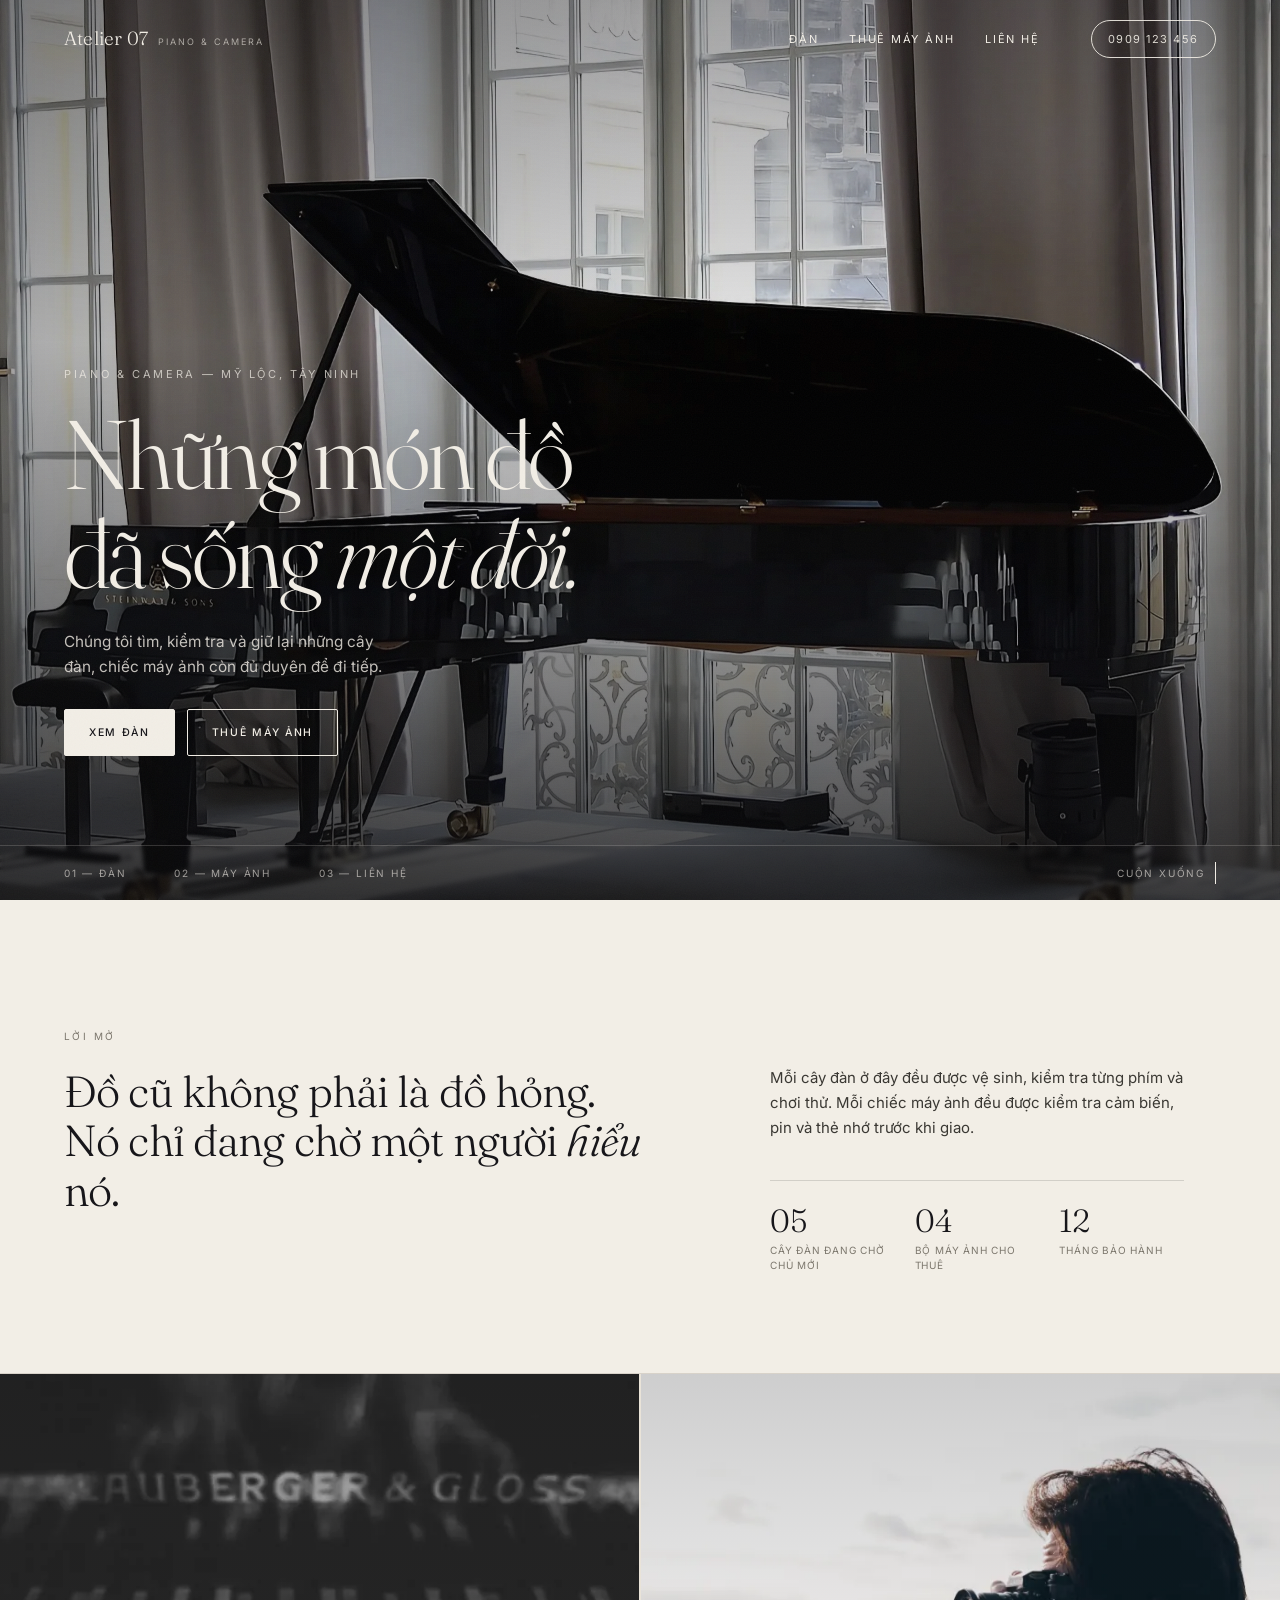
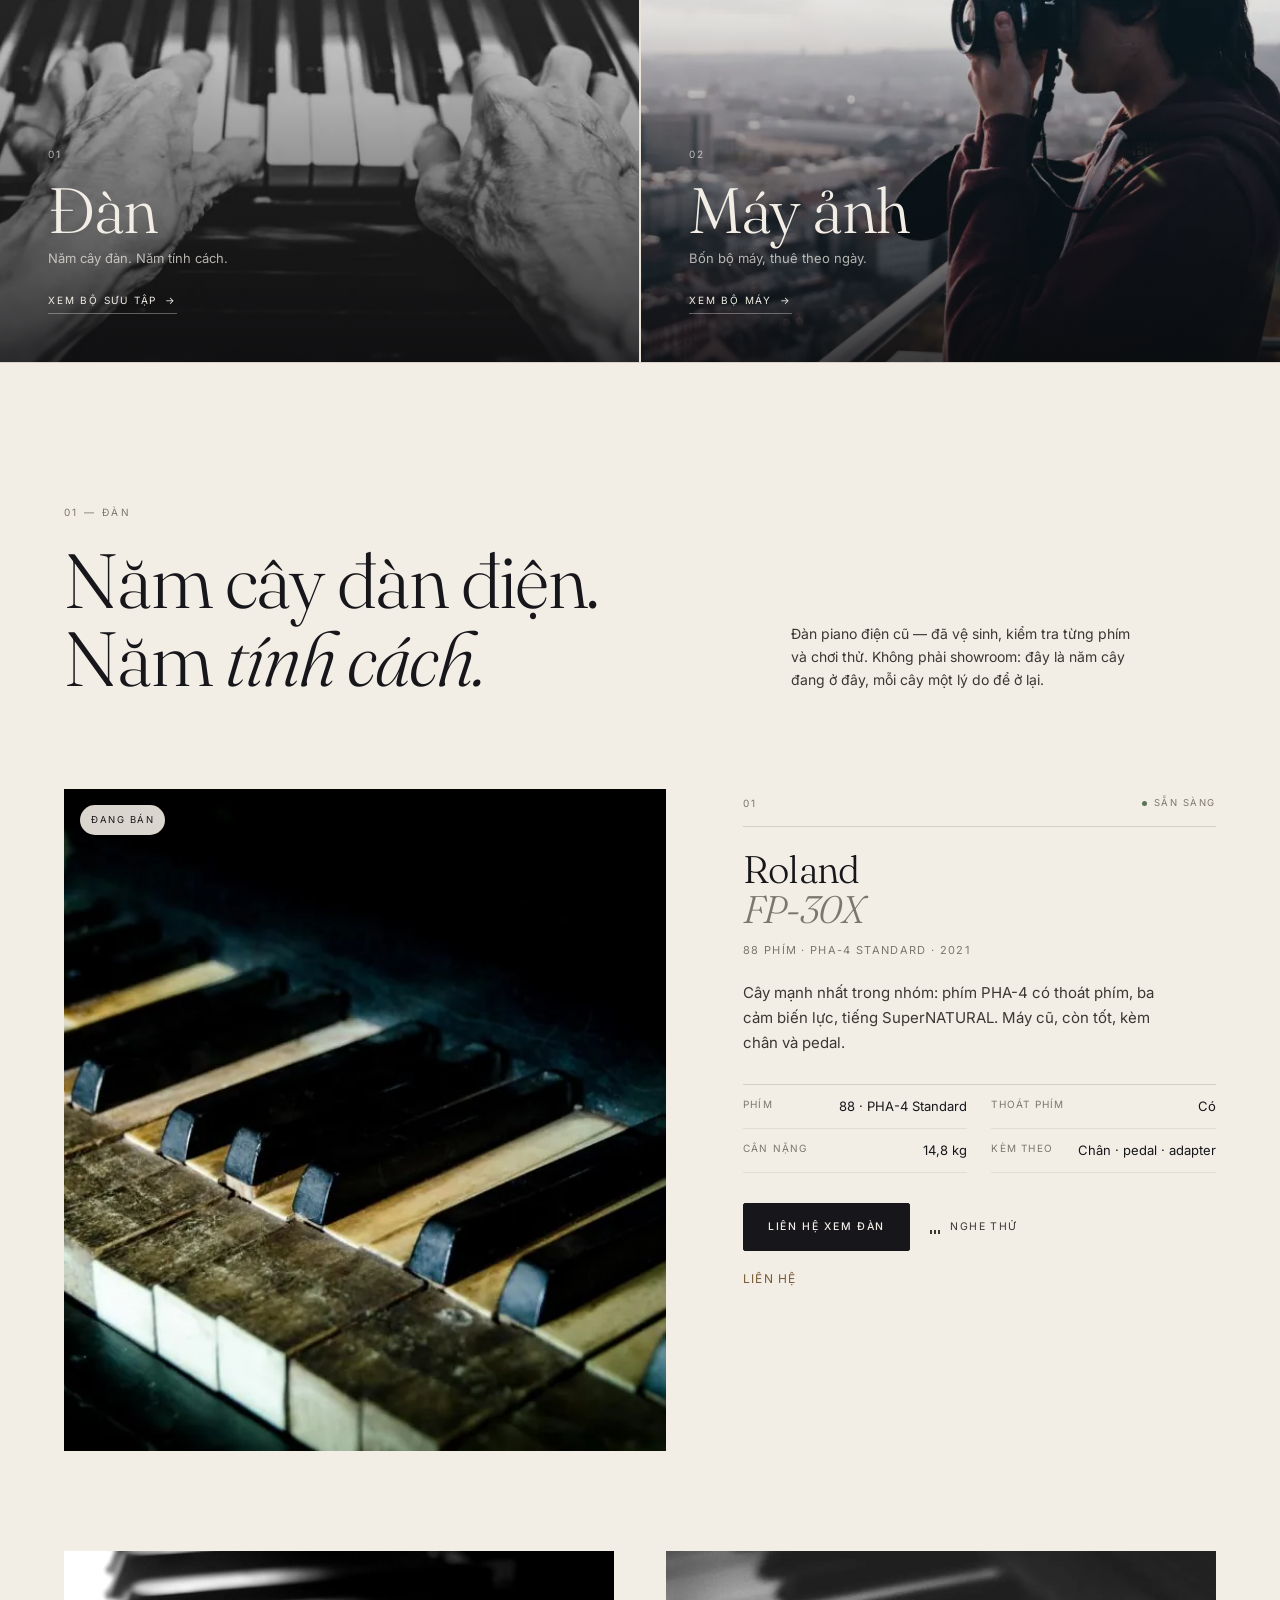
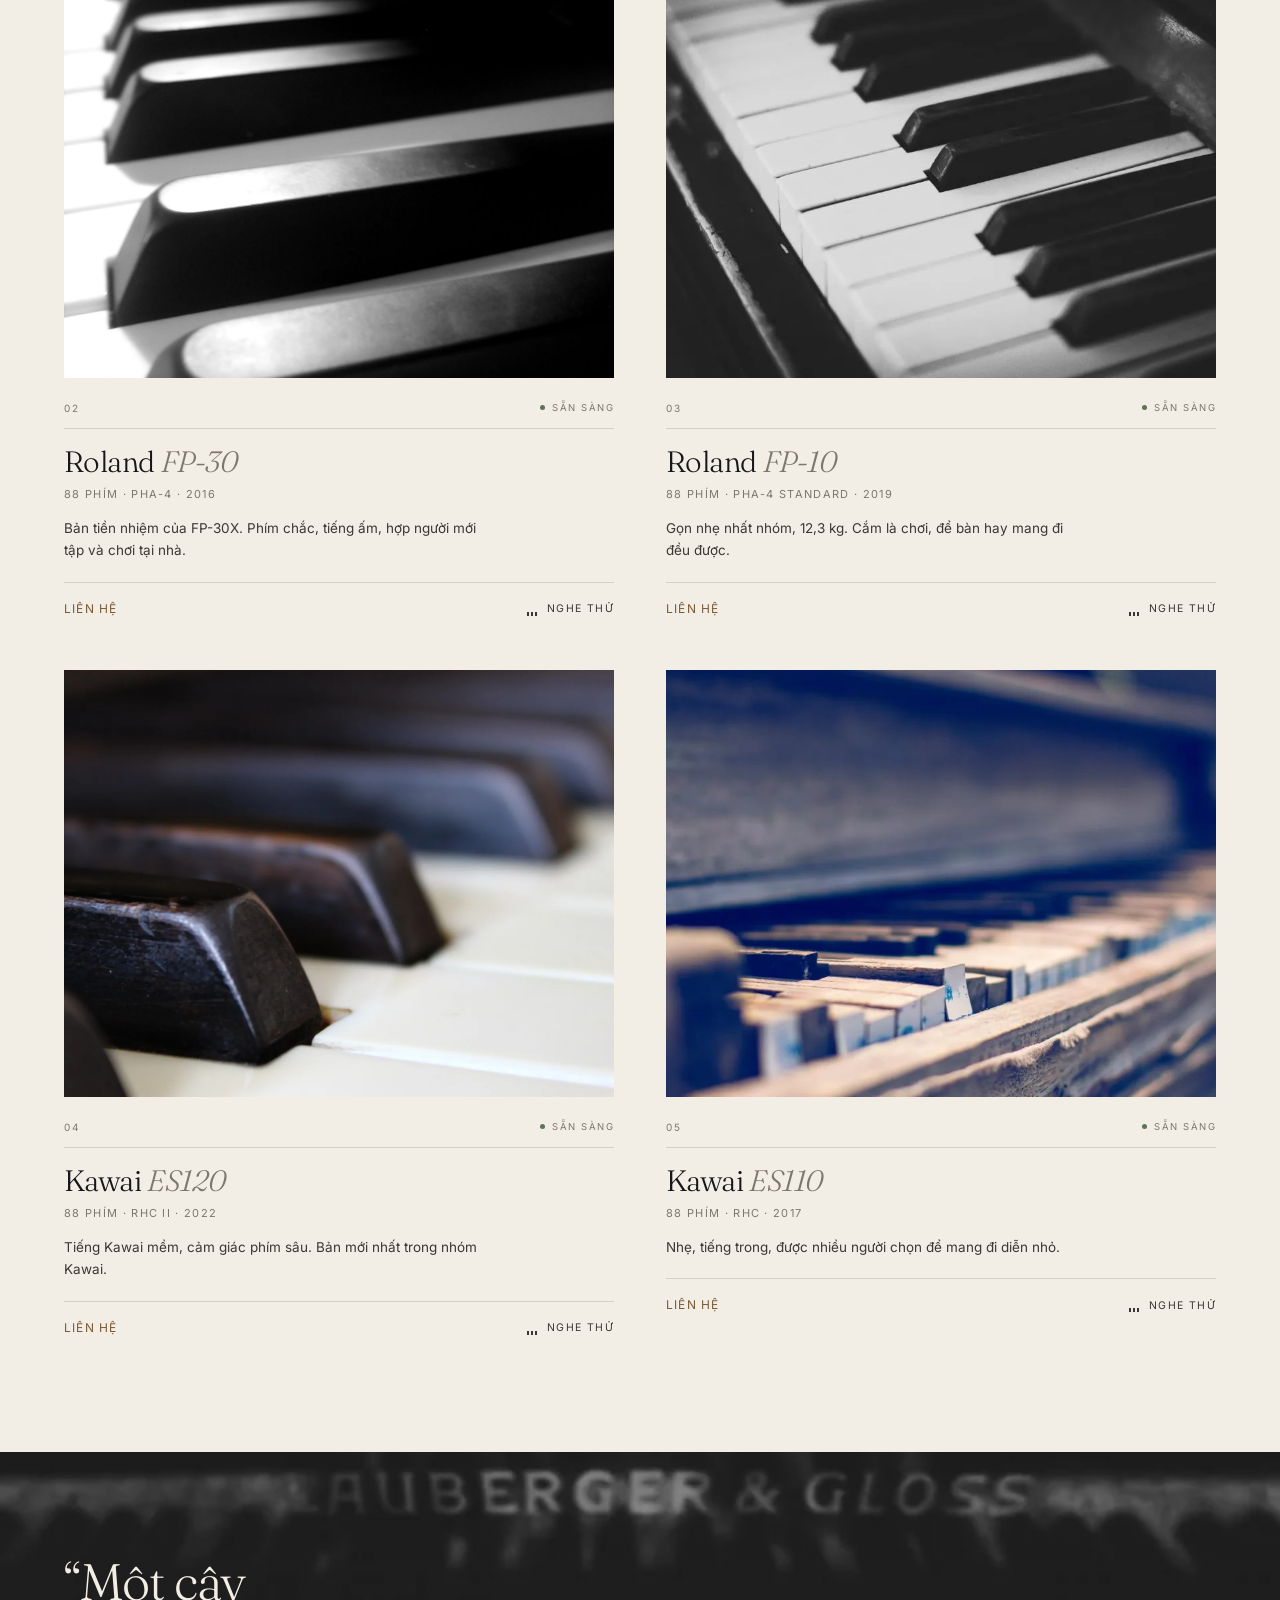
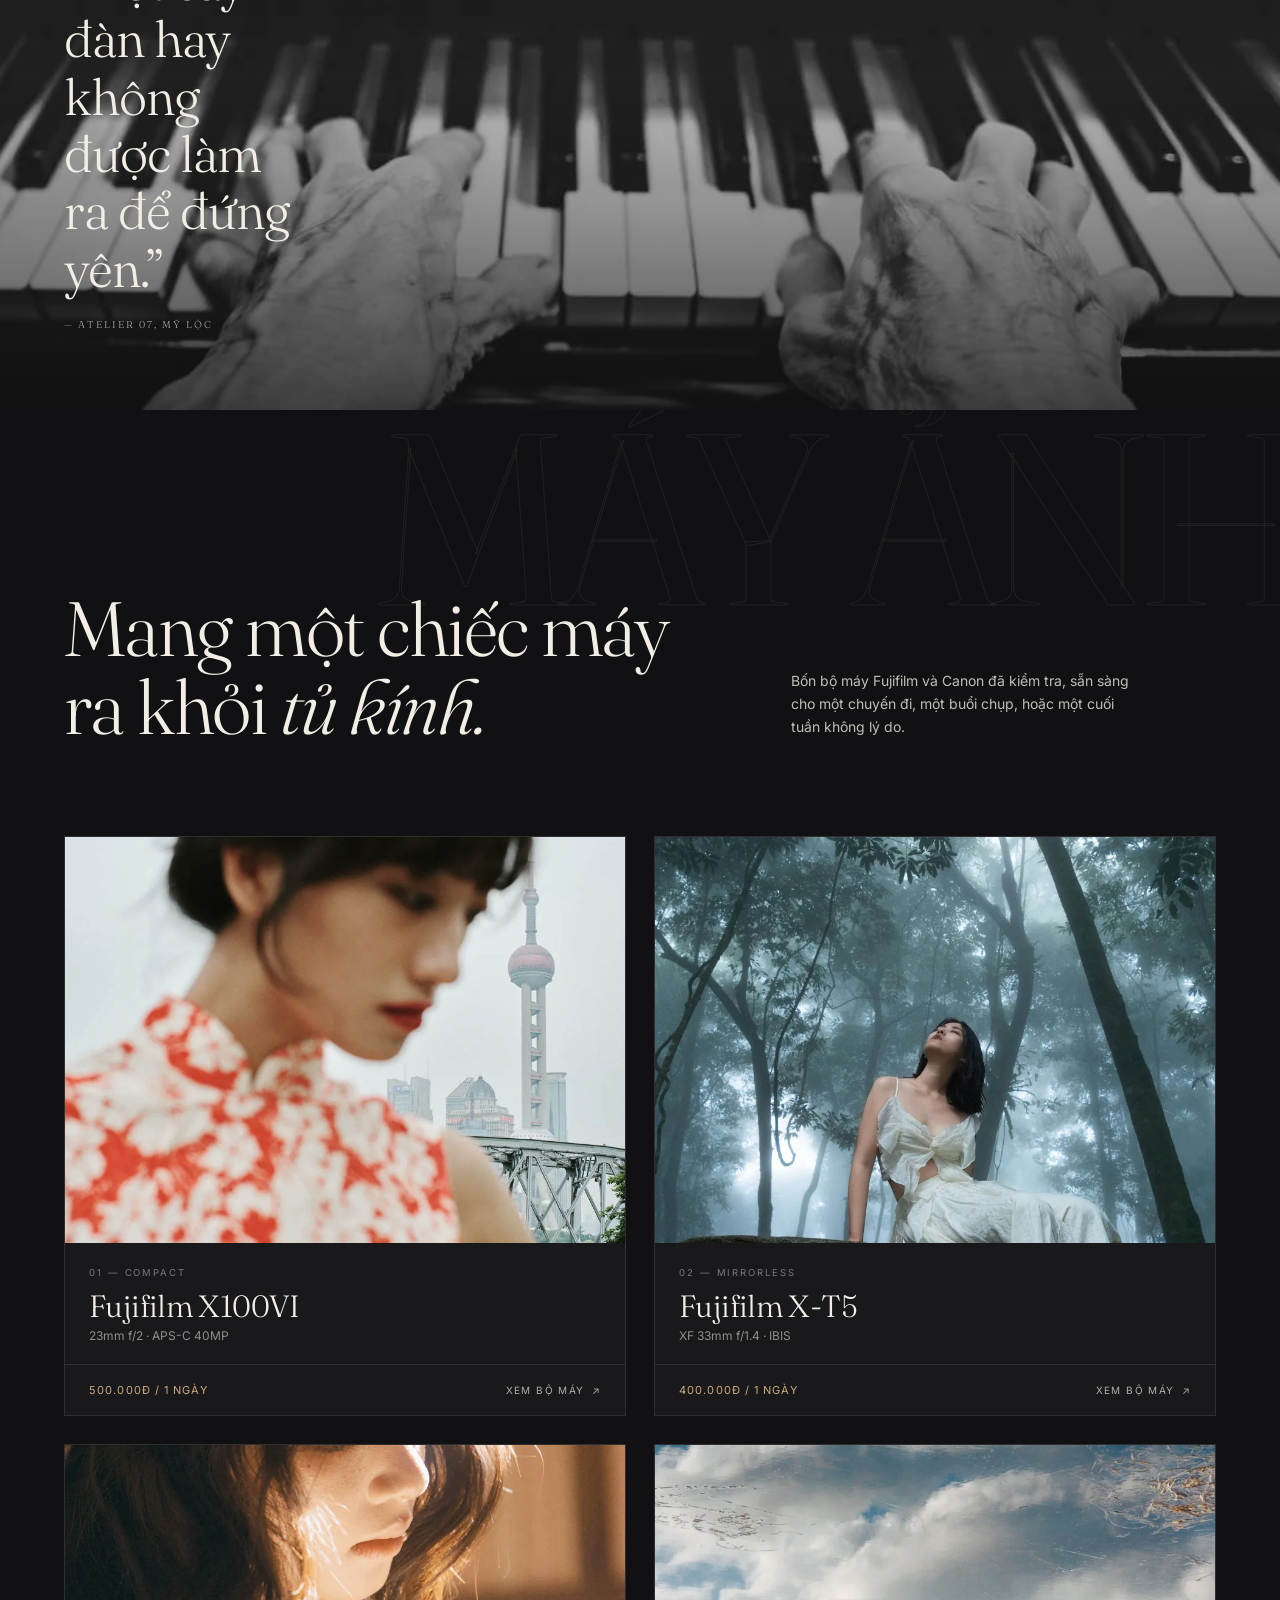
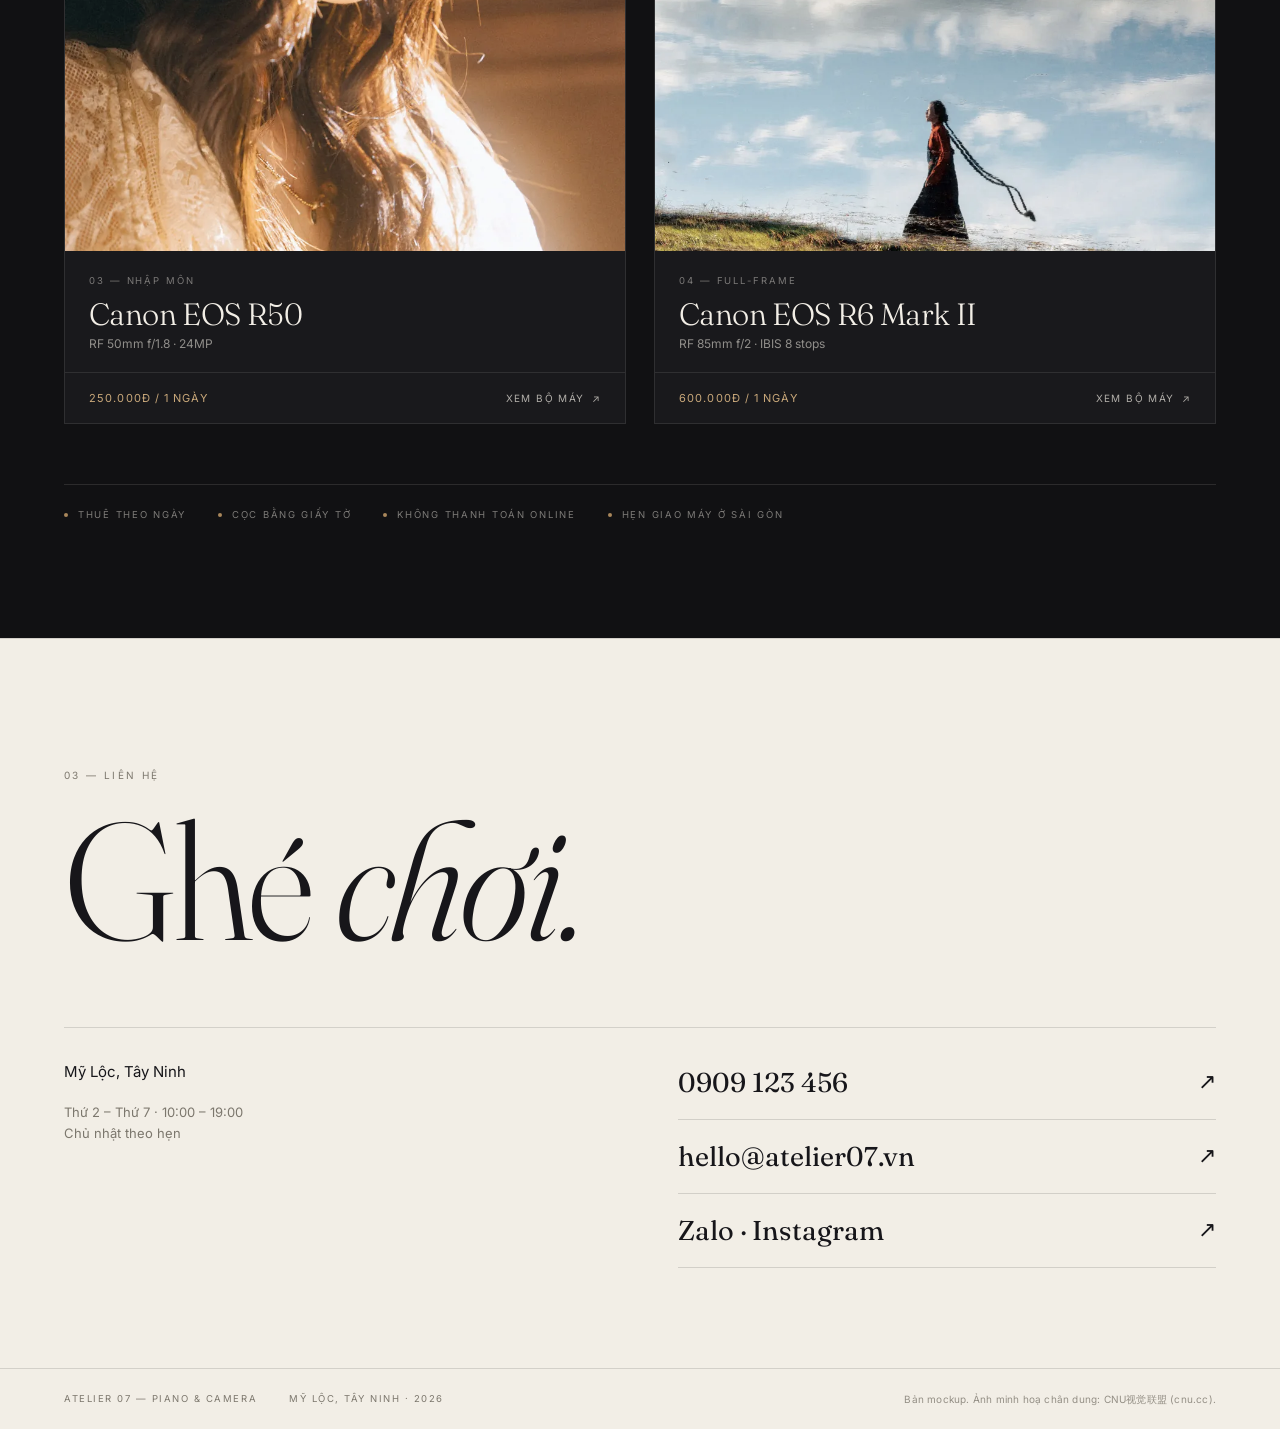
<file: index.html>
<!DOCTYPE html>
<html lang="vi">
<head>
<meta charset="UTF-8">
<meta name="viewport" content="width=device-width, initial-scale=1">
<meta name="description" content="Atelier 07 — đàn piano điện cũ và cho thuê máy ảnh tại Mỹ Lộc, Tây Ninh.">
<meta name="theme-color" content="#F2EEE6">
<title>Atelier 07 — Piano điện cũ & Thuê máy ảnh</title>
<link rel="preconnect" href="https://fonts.googleapis.com">
<link rel="preconnect" href="https://fonts.gstatic.com" crossorigin>
<link href="https://fonts.googleapis.com/css2?family=Fraunces:ital,opsz,wght@0,9..144,300;0,9..144,400;0,9..144,500;1,9..144,300;1,9..144,400&family=Inter:wght@300;400;500&display=swap" rel="stylesheet">
<link rel="stylesheet" href="styles.css">
</head>
<body>

<header class="site-head" id="siteHead">
  <a class="brand" href="#top">
    <span class="brand-name">Atelier 07</span>
    <span class="brand-sub">piano &amp; camera</span>
  </a>
  <nav class="nav" aria-label="Chính">
    <a href="#piano">Đàn</a>
    <a href="thue-may-anh.html">Thuê máy ảnh</a>
    <a href="#lien-he">Liên hệ</a>
  </nav>
  <a class="head-cta" href="tel:0909123456">0909 123 456</a>
  <button class="menu-btn" id="menuBtn" aria-label="Mở menu" aria-expanded="false">
    <span></span><span></span>
  </button>
</header>

<div class="menu" id="menu" aria-hidden="true">
  <nav class="menu-links" aria-label="Menu di động">
    <a href="#piano">Đàn</a>
    <a href="thue-may-anh.html">Thuê máy ảnh</a>
    <a href="#lien-he">Liên hệ</a>
  </nav>
  <div class="menu-foot">
    <a href="tel:0909123456">0909 123 456</a>
    <p>Mỹ Lộc, Tây Ninh</p>
  </div>
</div>

<main id="top">

  <section class="hero">
    <div class="hero-media">
      <img src="assets/hero-steinway.webp" alt="Đàn grand piano trong ánh sáng cửa sổ" fetchpriority="high">
    </div>
    <div class="hero-shade"></div>
    <div class="hero-inner">
      <p class="eyebrow reveal">Piano &amp; Camera — Mỹ Lộc, Tây Ninh</p>
      <h1 class="reveal">Những món đồ<br>đã sống <em>một đời.</em></h1>
      <p class="hero-lede reveal">Chúng tôi tìm, kiểm tra và giữ lại những cây đàn, chiếc máy ảnh còn đủ duyên để đi tiếp.</p>
      <div class="hero-actions reveal">
        <a class="btn btn-solid" href="#piano">Xem đàn</a>
        <a class="btn btn-line" href="thue-may-anh.html">Thuê máy ảnh</a>
      </div>
    </div>
    <div class="hero-foot">
      <span>01 — Đàn</span>
      <span>02 — Máy ảnh</span>
      <span>03 — Liên hệ</span>
      <span class="scroll-cue">Cuộn xuống <i></i></span>
    </div>
  </section>

  <section class="intro">
    <div class="wrap intro-grid">
      <div class="reveal">
        <p class="label">Lời mở</p>
        <p class="intro-big">Đồ cũ không phải là đồ hỏng. <br>Nó chỉ đang chờ một người <em>hiểu</em> nó.</p>
      </div>
      <div class="intro-side reveal">
        <p>Mỗi cây đàn ở đây đều được vệ sinh, kiểm tra từng phím và chơi thử. Mỗi chiếc máy ảnh đều được kiểm tra cảm biến, pin và thẻ nhớ trước khi giao.</p>
        <div class="stats">
          <div><strong>05</strong><span>cây đàn đang chờ chủ mới</span></div>
          <div><strong>04</strong><span>bộ máy ảnh cho thuê</span></div>
          <div><strong>12</strong><span>tháng bảo hành</span></div>
        </div>
      </div>
    </div>
  </section>

  <section class="doors">
    <a class="door reveal" href="#piano">
      <div class="media">
        <img src="assets/piano-hands.webp" alt="Đôi tay chơi đàn trên phím đàn đen trắng" loading="lazy">
      </div>
      <div class="door-shade"></div>
      <div class="door-text">
        <span class="door-index">01</span>
        <h2>Đàn</h2>
        <p>Năm cây đàn. Năm tính cách.</p>
        <span class="door-link">Xem bộ sưu tập <i>→</i></span>
      </div>
    </a>
    <a class="door reveal" href="thue-may-anh.html">
      <div class="media">
        <img src="assets/cam-street.webp" alt="Người chụp ảnh thành phố bằng máy ảnh" loading="lazy">
      </div>
      <div class="door-shade"></div>
      <div class="door-text">
        <span class="door-index">02</span>
        <h2>Máy ảnh</h2>
        <p>Bốn bộ máy, thuê theo ngày.</p>
        <span class="door-link">Xem bộ máy <i>→</i></span>
      </div>
    </a>
  </section>

  <section class="piano" id="piano">
    <div class="wrap">
      <div class="section-head">
        <p class="label reveal">01 — Đàn</p>
        <h2 class="reveal">Năm cây đàn điện.<br>Năm <em>tính cách.</em></h2>
        <p class="section-lede reveal">Đàn piano điện cũ — đã vệ sinh, kiểm tra từng phím và chơi thử. Không phải showroom: đây là năm cây đang ở đây, mỗi cây một lý do để ở lại.</p>
      </div>

      <article class="feature reveal">
        <div class="feature-media media">
          <img src="assets/piano-keys-1.webp" alt="Phím đàn piano dưới ánh sáng tối" loading="lazy">
          <span class="media-tag">Đang bán</span>
        </div>
        <div class="feature-info">
          <div class="feature-top">
            <span class="index">01</span>
            <span class="status">Sẵn sàng</span>
          </div>
          <h3>Roland<br><span>FP-30X</span></h3>
          <p class="meta-line">88 phím · PHA-4 Standard · 2021</p>
          <p class="desc">Cây mạnh nhất trong nhóm: phím PHA-4 có thoát phím, ba cảm biến lực, tiếng SuperNATURAL. Máy cũ, còn tốt, kèm chân và pedal.</p>
          <dl class="specs">
            <div><dt>Phím</dt><dd>88 · PHA-4 Standard</dd></div>
            <div><dt>Thoát phím</dt><dd>Có</dd></div>
            <div><dt>Cân nặng</dt><dd>14,8 kg</dd></div>
            <div><dt>Kèm theo</dt><dd>Chân · pedal · adapter</dd></div>
          </dl>
          <div class="feature-actions">
            <a class="btn btn-solid" href="#lien-he">Liên hệ xem đàn</a>
            <button class="sound-btn" data-chord="261.63,329.63,392.00,523.25,659.25" aria-label="Nghe thử âm thanh mô phỏng">
              <span class="bars" aria-hidden="true"><i></i><i></i><i></i></span>
              <span class="sound-label">Nghe thử</span>
            </button>
          </div>
          <p class="price">Liên hệ</p>
        </div>
      </article>

      <div class="piano-grid">
        <article class="p-card reveal">
          <div class="media p-card-media">
            <img src="assets/piano-keys-4.webp" alt="Phím đàn piano đen trắng cận cảnh" loading="lazy">
          </div>
          <div class="p-card-info">
            <div class="feature-top">
              <span class="index">02</span>
              <span class="status">Sẵn sàng</span>
            </div>
            <h3>Roland <span>FP-30</span></h3>
            <p class="meta-line">88 phím · PHA-4 · 2016</p>
            <p class="desc">Bản tiền nhiệm của FP-30X. Phím chắc, tiếng ấm, hợp người mới tập và chơi tại nhà.</p>
            <div class="p-card-foot">
              <span class="price">Liên hệ</span>
              <button class="sound-btn sound-btn-sm" data-chord="220.00,261.63,329.63,440.00" aria-label="Nghe thử âm thanh mô phỏng">
                <span class="bars" aria-hidden="true"><i></i><i></i><i></i></span>
                <span class="sound-label">Nghe thử</span>
              </button>
            </div>
          </div>
        </article>

        <article class="p-card reveal">
          <div class="media p-card-media">
            <img src="assets/piano-keys-2.webp" alt="Phím đàn piano đen trắng" loading="lazy">
          </div>
          <div class="p-card-info">
            <div class="feature-top">
              <span class="index">03</span>
              <span class="status">Sẵn sàng</span>
            </div>
            <h3>Roland <span>FP-10</span></h3>
            <p class="meta-line">88 phím · PHA-4 Standard · 2019</p>
            <p class="desc">Gọn nhẹ nhất nhóm, 12,3 kg. Cắm là chơi, để bàn hay mang đi đều được.</p>
            <div class="p-card-foot">
              <span class="price">Liên hệ</span>
              <button class="sound-btn sound-btn-sm" data-chord="174.61,220.00,261.63,349.23" aria-label="Nghe thử âm thanh mô phỏng">
                <span class="bars" aria-hidden="true"><i></i><i></i><i></i></span>
                <span class="sound-label">Nghe thử</span>
              </button>
            </div>
          </div>
        </article>

        <article class="p-card reveal">
          <div class="media p-card-media">
            <img src="assets/piano-keys-5.webp" alt="Phím đàn piano cận cảnh" loading="lazy">
          </div>
          <div class="p-card-info">
            <div class="feature-top">
              <span class="index">04</span>
              <span class="status">Sẵn sàng</span>
            </div>
            <h3>Kawai <span>ES120</span></h3>
            <p class="meta-line">88 phím · RHC II · 2022</p>
            <p class="desc">Tiếng Kawai mềm, cảm giác phím sâu. Bản mới nhất trong nhóm Kawai.</p>
            <div class="p-card-foot">
              <span class="price">Liên hệ</span>
              <button class="sound-btn sound-btn-sm" data-chord="196.00,246.94,293.66,392.00" aria-label="Nghe thử âm thanh mô phỏng">
                <span class="bars" aria-hidden="true"><i></i><i></i><i></i></span>
                <span class="sound-label">Nghe thử</span>
              </button>
            </div>
          </div>
        </article>

        <article class="p-card reveal">
          <div class="media p-card-media">
            <img src="assets/piano-keys-3.webp" alt="Phím đàn piano mờ ảo" loading="lazy">
          </div>
          <div class="p-card-info">
            <div class="feature-top">
              <span class="index">05</span>
              <span class="status">Sẵn sàng</span>
            </div>
            <h3>Kawai <span>ES110</span></h3>
            <p class="meta-line">88 phím · RHC · 2017</p>
            <p class="desc">Nhẹ, tiếng trong, được nhiều người chọn để mang đi diễn nhỏ.</p>
            <div class="p-card-foot">
              <span class="price">Liên hệ</span>
              <button class="sound-btn sound-btn-sm" data-chord="146.83,174.61,220.00,293.66" aria-label="Nghe thử âm thanh mô phỏng">
                <span class="bars" aria-hidden="true"><i></i><i></i><i></i></span>
                <span class="sound-label">Nghe thử</span>
              </button>
            </div>
          </div>
        </article>
      </div>
    </div>
  </section>

  <section class="quote-band">
    <div class="quote-media">
      <img src="assets/piano-hands.webp" alt="Đôi tay trên phím đàn" loading="lazy">
    </div>
    <div class="quote-shade"></div>
    <blockquote class="reveal">
      <p>“Một cây đàn hay không được làm ra để đứng yên.”</p>
      <cite>— Atelier 07, Mỹ Lộc</cite>
    </blockquote>
  </section>

  <section class="camera" id="camera">
    <div class="camera-bg" aria-hidden="true">MÁY ẢNH</div>
    <div class="wrap">
      <div class="section-head section-head-dark">
        <p class="label reveal">02 — Thuê máy ảnh</p>
        <h2 class="reveal">Mang một chiếc máy<br>ra khỏi <em>tủ kính.</em></h2>
        <p class="section-lede reveal">Bốn bộ máy Fujifilm và Canon đã kiểm tra, sẵn sàng cho một chuyến đi, một buổi chụp, hoặc một cuối tuần không lý do.</p>
      </div>

      <div class="kit-grid">
        <a class="kit-card reveal" href="thue-may-anh.html?kit=x100vi">
          <div class="media"><img src="assets/cam/x100vi-1.webp" alt="Fujifilm X100VI" loading="lazy"></div>
          <div class="kit-shade"></div>
          <div class="kit-text">
            <span class="kit-index">01 — Compact</span>
            <h3>Fujifilm X100VI</h3>
            <p>23mm f/2 · APS-C 40MP</p>
          </div>
          <div class="kit-foot">
            <span class="kit-price">500.000đ / 1 ngày</span>
            <span class="kit-open">Xem bộ máy <i>↗</i></span>
          </div>
        </a>

        <a class="kit-card reveal" href="thue-may-anh.html?kit=xt5">
          <div class="media"><img src="assets/cam/xt5-1.webp" alt="Fujifilm X-T5" loading="lazy"></div>
          <div class="kit-shade"></div>
          <div class="kit-text">
            <span class="kit-index">02 — Mirrorless</span>
            <h3>Fujifilm X-T5</h3>
            <p>XF 33mm f/1.4 · IBIS</p>
          </div>
          <div class="kit-foot">
            <span class="kit-price">400.000đ / 1 ngày</span>
            <span class="kit-open">Xem bộ máy <i>↗</i></span>
          </div>
        </a>

        <a class="kit-card reveal" href="thue-may-anh.html?kit=r50">
          <div class="media"><img src="assets/cam/r50-1.webp" alt="Canon EOS R50" loading="lazy"></div>
          <div class="kit-shade"></div>
          <div class="kit-text">
            <span class="kit-index">03 — Nhập môn</span>
            <h3>Canon EOS R50</h3>
            <p>RF 50mm f/1.8 · 24MP</p>
          </div>
          <div class="kit-foot">
            <span class="kit-price">250.000đ / 1 ngày</span>
            <span class="kit-open">Xem bộ máy <i>↗</i></span>
          </div>
        </a>

        <a class="kit-card reveal" href="thue-may-anh.html?kit=r6m2">
          <div class="media"><img src="assets/cam/r6m2-1.webp" alt="Canon EOS R6 Mark II" loading="lazy"></div>
          <div class="kit-shade"></div>
          <div class="kit-text">
            <span class="kit-index">04 — Full-frame</span>
            <h3>Canon EOS R6 Mark II</h3>
            <p>RF 85mm f/2 · IBIS 8 stops</p>
          </div>
          <div class="kit-foot">
            <span class="kit-price">600.000đ / 1 ngày</span>
            <span class="kit-open">Xem bộ máy <i>↗</i></span>
          </div>
        </a>
      </div>

      <div class="camera-note reveal">
        <span>Thuê theo ngày</span>
        <span>Cọc bằng giấy tờ</span>
        <span>Không thanh toán online</span>
        <span>Hẹn giao máy ở Sài Gòn</span>
      </div>
    </div>
  </section>

  <section class="contact" id="lien-he">
    <div class="wrap">
      <p class="label reveal">03 — Liên hệ</p>
      <h2 class="contact-big reveal">Ghé <em>chơi.</em></h2>
      <div class="contact-grid">
        <div class="reveal">
          <p class="contact-line">Mỹ Lộc, Tây Ninh</p>
          <p class="contact-line muted">Thứ 2 – Thứ 7 · 10:00 – 19:00<br>Chủ nhật theo hẹn</p>
        </div>
        <div class="reveal">
          <a class="contact-link" href="tel:0909123456">0909 123 456 <i>↗</i></a>
          <a class="contact-link" href="mailto:hello@atelier07.vn">hello@atelier07.vn <i>↗</i></a>
          <a class="contact-link" href="#top">Zalo · Instagram <i>↗</i></a>
        </div>
      </div>
    </div>
  </section>

</main>

<footer class="site-foot">
  <span>Atelier 07 — piano &amp; camera</span>
  <span>Mỹ Lộc, Tây Ninh · 2026</span>
  <span class="foot-note">Bản mockup. Ảnh minh hoạ chân dung: CNU视觉联盟 (cnu.cc).</span>
</footer>

<script src="script.js"></script>
</body>
</html>
</file>
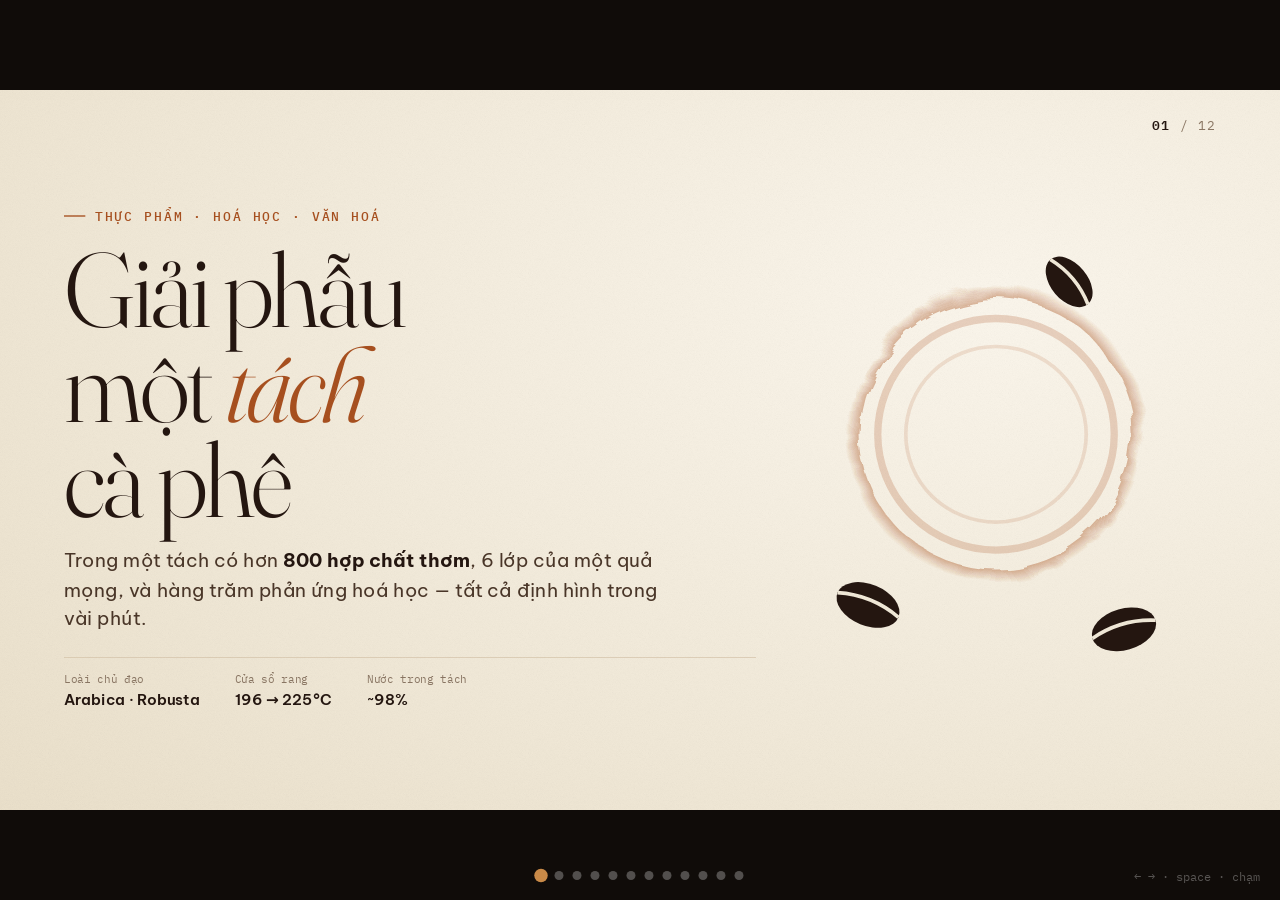
<file: ca-phe-pro.html>
<!DOCTYPE html>
<html lang="vi">
<head>
<meta charset="UTF-8" />
<meta name="viewport" content="width=device-width, initial-scale=1.0" />
<title>Cà phê — Giải phẫu một tách</title>
<link rel="preconnect" href="https://fonts.googleapis.com" />
<link rel="preconnect" href="https://fonts.gstatic.com" crossorigin />
<link href="https://fonts.googleapis.com/css2?family=Be+Vietnam+Pro:wght@300;400;500;600;700&family=Fraunces:ital,opsz,wght@0,9..144,300;0,9..144,400;0,9..144,500;0,9..144,600;0,9..144,700;1,9..144,400&family=IBM+Plex+Mono:wght@400;500;600&display=swap" rel="stylesheet" />
<style>
/* ============================================================
   CÀ PHÊ — GIẢI PHẪU MỘT TÁCH  (v3)
   12 slides · fixed 16:9 (1920×1080) · chữ lớn, lấp đầy,
   animation kiểu keyframe (mặc định vẫn hiển thị đủ).
   ============================================================ */
:root{
  --paper:#f1e9d8; --paper-2:#faf5ea; --paper-3:#e7dcc6;
  --ink:#241610; --ink-soft:#4a3628; --muted:#8a7663;
  --line:#d6c4a8; --line-soft:#e6d9c1;
  --accent:#a8501f; --accent-2:#c98a48; --cherry:#9e2b25;
  --serif:"Fraunces", Georgia, serif;
  --sans:"Be Vietnam Pro", system-ui, sans-serif;
  --mono:"IBM Plex Mono", ui-monospace, monospace;
}
*{box-sizing:border-box;margin:0;padding:0}
html,body{width:100%;height:100%;background:#100c09;overflow:hidden;font-family:var(--sans);color:var(--ink);-webkit-font-smoothing:antialiased}
#stage{position:absolute;top:50%;left:50%;width:1920px;height:1080px;transform-origin:center center;background:var(--paper)}

.slide{position:absolute;inset:0;width:1920px;height:1080px;padding:72px 96px;
  display:flex;flex-direction:column;opacity:0;visibility:hidden;transition:opacity .5s ease;overflow:hidden}
.slide.active{opacity:1;visibility:visible}
.slide::after{content:"";position:absolute;inset:0;pointer-events:none;opacity:.28;mix-blend-mode:multiply;z-index:9;
  background-image:url("data:image/svg+xml,%3Csvg xmlns='http://www.w3.org/2000/svg' width='180' height='180'%3E%3Cfilter id='n'%3E%3CfeTurbulence type='fractalNoise' baseFrequency='0.85' numOctaves='2'/%3E%3CfeColorMatrix type='saturate' values='0'/%3E%3C/filter%3E%3Crect width='180' height='180' filter='url(%23n)' opacity='0.3'/%3E%3C/svg%3E")}

/* ---------- animation: nội dung LUÔN hiển thị; chỉ "nổi lên" khi active ---------- */
@keyframes rise{from{transform:translateY(26px)}to{transform:none}}
@keyframes grow{from{width:0}}
@keyframes draw{from{stroke-dashoffset:var(--len)}to{stroke-dashoffset:0}}
.anim{opacity:1}
.slide.active .anim{animation:rise .6s cubic-bezier(.22,1,.36,1) both}
.slide.active .anim:nth-child(2){animation-delay:.09s}
.slide.active .anim:nth-child(3){animation-delay:.18s}
.slide.active .anim:nth-child(4){animation-delay:.27s}
.slide.active .anim:nth-child(5){animation-delay:.36s}
.slide.active .anim:nth-child(6){animation-delay:.45s}

/* ---------- helpers ---------- */
.eyebrow{font-family:var(--mono);font-size:19px;letter-spacing:.2em;text-transform:uppercase;color:var(--accent);font-weight:500;display:flex;align-items:center;gap:14px}
.eyebrow::before{content:"";width:32px;height:2px;background:var(--accent);display:block}
.snum{position:absolute;top:38px;right:96px;font-family:var(--mono);font-size:19px;color:var(--muted);letter-spacing:.14em;z-index:10}
.snum b{color:var(--ink);font-weight:600}
.h2{font-family:var(--serif);font-weight:400;font-size:70px;letter-spacing:-.015em;line-height:1.04;margin-top:14px}
.lead{font-size:25px;line-height:1.5;color:var(--ink-soft)}
.src{font-family:var(--mono);font-size:16px;color:var(--muted);line-height:1.5;margin-top:auto;padding-top:14px}
.head{display:flex;justify-content:space-between;align-items:flex-end;gap:40px}
.head .right{max-width:560px;text-align:right}
.body{flex:1;display:grid;gap:64px;margin-top:26px;min-height:0}

/* bars */
.bar i{width:var(--w);transition:none}
.slide.active .bar i{animation:grow 1.15s cubic-bezier(.22,1,.36,1) both}

/* ============================================================ COVER */
#s1{background:radial-gradient(120% 120% at 78% 30%, #fbf6ec 0%, var(--paper) 55%, #e8ddc6 100%)}
#s1 .body{grid-template-columns:1fr 660px;align-items:center;gap:30px}
.cov h1{font-family:var(--serif);font-weight:300;font-size:158px;line-height:.9;letter-spacing:-.03em;margin:26px 0 0}
.cov h1 em{font-style:italic;color:var(--accent)}
.cov .lede2{font-size:29px;line-height:1.5;color:var(--ink-soft);max-width:900px;margin-top:30px}
.cov .lede2 b{color:var(--ink)}
.cov .rule{height:1px;background:var(--line);margin:36px 0 22px}
.cov .meta{display:flex;gap:52px;font-family:var(--mono);font-size:16px;color:var(--muted)}
.cov .meta b{display:block;color:var(--ink);font-family:var(--sans);font-weight:600;font-size:23px;margin-top:6px}
.cov-art{height:100%;display:flex;align-items:center;justify-content:center}
@keyframes spin{to{transform:rotate(360deg)}}
@keyframes breathe{0%,100%{transform:scale(1);opacity:.9}50%{transform:scale(1.04);opacity:1}}
.ring-spin{animation:spin 90s linear infinite;transform-origin:center}
.ring-breathe{animation:breathe 9s ease-in-out infinite;transform-origin:center}

/* ============================================================ TABLES */
.dtable{width:100%;border-collapse:collapse}
.dtable td{padding:15px 0;border-bottom:1px solid var(--line);color:var(--ink-soft);font-size:22px}
.dtable td:first-child{color:var(--muted);font-family:var(--mono);font-size:18px}
.dtable td .a{color:var(--accent);font-weight:600;font-size:24px}
.dtable td .b{color:var(--ink);font-weight:600;font-size:24px}
.dtable thead td{border-bottom:2px solid var(--ink);padding-bottom:12px;font-family:var(--mono);font-size:15px;letter-spacing:.12em;text-transform:uppercase;color:var(--muted)}
.dtable thead td:nth-child(2){color:var(--accent)}.dtable thead td:nth-child(3){color:var(--ink)}

table.brew{width:100%;border-collapse:collapse}
table.brew th,table.brew td{text-align:left;padding:24px 18px;border-bottom:1.5px solid var(--line);vertical-align:top}
table.brew thead th{font-family:var(--mono);font-size:16px;letter-spacing:.1em;text-transform:uppercase;color:var(--muted);font-weight:500;border-bottom:2.5px solid var(--ink);padding-bottom:16px}
table.brew td{font-size:22px;color:var(--ink-soft);line-height:1.4}
table.brew td.name{font-family:var(--serif);font-size:30px;color:var(--ink);font-weight:500}
table.brew td.name span{display:block;font-family:var(--mono);font-size:14px;color:var(--muted);margin-top:3px}
table.brew tr:hover td{background:rgba(168,80,31,.05)}
.tag{display:inline-block;font-family:var(--mono);font-size:14px;padding:4px 11px;border-radius:20px;border:1px solid var(--line);color:var(--muted)}
.tag.hi{border-color:var(--accent);color:var(--accent)}

/* ============================================================ CARD GRID */
.cards{display:grid;gap:20px}
.card{border:1.5px solid var(--line);border-radius:10px;background:var(--paper-2);padding:26px}
.card .n{font-family:var(--serif);font-size:66px;font-weight:500;line-height:1;letter-spacing:-.02em;color:var(--accent)}
.card .t{font-size:20px;line-height:1.45;color:var(--ink-soft);margin-top:12px}
.card .s{font-family:var(--mono);font-size:14px;color:var(--muted);margin-top:12px}

/* ============================================================ LISTS */
.why{list-style:none}
.why li{padding:17px 0 17px 24px;border-top:1px solid var(--line);position:relative;font-size:21px;line-height:1.5;color:var(--ink-soft)}
.why li::before{content:"";position:absolute;left:0;top:26px;width:8px;height:8px;background:var(--accent);border-radius:50%}
.why li b{color:var(--ink);font-weight:600}
.why li span{display:block;font-family:var(--mono);font-size:14px;color:var(--muted);margin-top:2px}

/* ============================================================ BARS (belt + water) */
.brow,.wrow{display:grid;grid-template-columns:150px 1fr 70px;align-items:center;gap:16px;margin-bottom:18px}
.brow .bn,.wrow .nm{font-size:19px;font-weight:500;color:var(--ink-soft)}
.wrow .nm span{display:block;font-family:var(--mono);font-size:13px;color:var(--muted)}
.btrack,.wrow .track{height:24px;background:var(--paper-3);border-radius:4px;overflow:hidden}
.btrack i,.wrow .track i{display:block;height:100%;width:var(--w);background:var(--accent);border-radius:4px}
.btrack i.red{background:var(--cherry)}
.bv,.wrow .val{font-family:var(--mono);font-size:20px;font-weight:600;text-align:right;color:var(--ink)}

/* ============================================================ CLOSE */
#s12{background:var(--ink);color:var(--paper)}
#s12::after{opacity:.16}
#s12 .body{grid-template-columns:1fr 500px;align-items:center;gap:80px}
.close .q{font-family:var(--serif);font-size:76px;font-weight:300;line-height:1.12;letter-spacing:-.02em}
.close .q em{font-style:italic;color:var(--accent-2)}
.close .note{margin-top:36px;font-size:23px;line-height:1.6;color:#cdbfa9;max-width:900px}
.srclist{border-left:1px solid #4a3b2e;padding-left:30px}
.srclist .h{font-family:var(--mono);font-size:16px;letter-spacing:.16em;text-transform:uppercase;color:#8f7d68;margin-bottom:18px}
.srclist li{list-style:none;font-family:var(--mono);font-size:16px;line-height:1.45;color:#b9a892;padding:11px 0;border-bottom:1px solid #3b2e23}
.srclist li b{color:var(--paper);font-weight:500}

/* ---------- charts ---------- */
.chart{width:100%;height:auto;display:block}
.chart text{font-family:var(--mono)}

/* ---------- nav ---------- */
#nav{position:fixed;left:50%;bottom:20px;transform:translateX(-50%);display:flex;gap:9px;z-index:99;flex-wrap:wrap;max-width:92vw;justify-content:center}
#nav button{width:9px;height:9px;border-radius:50%;border:none;cursor:pointer;background:rgba(255,255,255,.28);transition:all .25s}
#nav button.on{background:#c98a48;transform:scale(1.5)}
#hint{position:fixed;right:20px;bottom:16px;font-family:var(--mono);font-size:12px;color:rgba(255,255,255,.3);z-index:99}
</style>
</head>
<body>
<div id="stage">

<!-- ============ 1 · COVER ============ -->
<section class="slide active" id="s1">
  <div class="snum"><b>01</b> / 12</div>
  <div class="body">
    <div class="cov">
      <div class="eyebrow anim">Thực phẩm · Hoá học · Văn hoá</div>
      <h1 class="anim">Giải phẫu<br>một <em>tách</em><br>cà phê</h1>
      <p class="lede2 anim">Trong một tách có hơn <b>800 hợp chất thơm</b>, 6 lớp của một quả mọng, và hàng trăm phản ứng hoá học — tất cả định hình trong vài phút.</p>
      <div class="rule"></div>
      <div class="meta anim">
        <div>Loài chủ đạo<b>Arabica · Robusta</b></div>
        <div>Cửa sổ rang<b>196 → 225°C</b></div>
        <div>Nước trong tách<b>~98%</b></div>
      </div>
    </div>
    <div class="cov-art">
      <svg viewBox="0 0 700 820" width="640" height="750" fill="none">
        <defs>
          <filter id="org" x="-25%" y="-25%" width="150%" height="150%">
            <feTurbulence type="fractalNoise" baseFrequency="0.011 0.019" numOctaves="3" seed="11" result="t"/>
            <feDisplacementMap in="SourceGraphic" in2="t" scale="28"/>
          </filter>
          <radialGradient id="rg" cx="50%" cy="50%" r="50%">
            <stop offset="70%" stop-color="#a8501f" stop-opacity="0"/><stop offset="88%" stop-color="#a8501f" stop-opacity=".55"/><stop offset="100%" stop-color="#a8501f" stop-opacity="0"/>
          </radialGradient>
        </defs>
        <g class="ring-spin" filter="url(#org)"><ellipse cx="350" cy="370" rx="245" ry="243" stroke="url(#rg)" stroke-width="42" fill="none"/></g>
        <g class="ring-breathe">
          <ellipse cx="350" cy="370" rx="194" ry="190" stroke="#a8501f" stroke-opacity=".22" stroke-width="12" fill="none"/>
          <ellipse cx="350" cy="370" rx="148" ry="144" stroke="#a8501f" stroke-opacity=".14" stroke-width="6" fill="none"/>
        </g>
        <g fill="#241610">
          <g transform="translate(140 650) rotate(22)"><ellipse rx="54" ry="34"/><path d="M-54 0Q0 -18 54 0" stroke="#f1e9d8" stroke-width="6" fill="none"/></g>
          <g transform="translate(560 690) rotate(-16)"><ellipse rx="54" ry="34"/><path d="M-54 0Q0 -18 54 0" stroke="#f1e9d8" stroke-width="6" fill="none"/></g>
          <g transform="translate(470 120) rotate(50)"><ellipse rx="48" ry="30"/><path d="M-48 0Q0 -16 48 0" stroke="#f1e9d8" stroke-width="6" fill="none"/></g>
        </g>
      </svg>
    </div>
  </div>
</section>

<!-- ============ 2 · ARABICA vs ROBUSTA ============ -->
<section class="slide" id="s2">
  <div class="snum"><b>02</b> / 12</div>
  <div class="head">
    <div><div class="eyebrow anim">Giống loài</div><h2 class="h2 anim">Hai loài, hai số phận</h2></div>
    <p class="lead anim right">Arabica chiếm ~60% sản lượng vì ngon hơn; Robusta ~40% vì <b>khoẻ hơn và rẻ hơn</b>.</p>
  </div>
  <div class="body" style="grid-template-columns:1fr 660px">
    <div class="anim">
      <table class="dtable">
        <thead><tr><td>Chỉ số</td><td>Arabica</td><td>Robusta</td></tr></thead>
        <tbody>
          <tr><td>Caffeine</td><td><span class="a">1,2–1,5%</span></td><td><span class="b">2,2–2,7%</span></td></tr>
          <tr><td>Đường</td><td><span class="a">~8%</span></td><td><span class="b">~4%</span></td></tr>
          <tr><td>Dầu (lipid)</td><td><span class="a">~15%</span></td><td><span class="b">~10%</span></td></tr>
          <tr><td>Axit chlorogenic</td><td><span class="a">~6,5%</span></td><td><span class="b">~10%</span></td></tr>
          <tr><td>Độ cao trồng</td><td><span class="a">800–2.200 m</span></td><td><span class="b">0–800 m</span></td></tr>
          <tr><td>Kháng sâu bệnh</td><td><span class="a">Thấp</span></td><td><span class="b">Rất cao</span></td></tr>
          <tr><td>Giá hạt xanh</td><td><span class="a">Cao</span></td><td><span class="b">Thấp</span></td></tr>
          <tr><td>Trong tách</td><td><span class="a">Chua sáng, thơm</span></td><td><span class="b">Đắng, đậm, gỗ</span></td></tr>
        </tbody>
      </table>
    </div>
    <div class="anim" id="radar"></div>
  </div>
  <div class="src">Nguồn: ICO · Specialty Coffee Association · phân tích thành phần hạt xanh.</div>
</section>

<!-- ============ 3 · QUẢ CÀ PHÊ ============ -->
<section class="slide" id="s3">
  <div class="snum"><b>03</b> / 12</div>
  <div class="eyebrow anim">Mặt cắt</div>
  <h2 class="h2 anim">Sáu lớp vỏ của một hạt</h2>
  <div class="body" style="grid-template-columns:980px 1fr;align-items:center">
    <div class="anim">
      <svg viewBox="0 0 1080 660" class="chart" fill="none">
        <circle cx="540" cy="330" r="252" fill="#9e2b25"/>
        <circle cx="540" cy="330" r="226" fill="#b8453c"/>
        <circle cx="540" cy="330" r="200" fill="#c9a86e"/>
        <circle cx="540" cy="330" r="174" fill="#e6dcc2"/>
        <circle cx="540" cy="330" r="150" fill="#cbbf9e"/>
        <circle cx="540" cy="330" r="120" fill="#2f2318"/>
        <path d="M540 212 C514 262, 562 280, 536 330 C510 380, 558 398, 540 448" stroke="#f1e9d8" stroke-width="8" fill="none" stroke-linecap="round"/>
        <path d="M540 212 C514 262, 562 280, 536 330 C510 380, 558 398, 540 448" stroke="#8a7663" stroke-width="3" fill="none" stroke-linecap="round"/>
        <g stroke="#4a3628" stroke-width="1.8">
          <line x1="540" y1="91" x2="540" y2="44"/><line x1="540" y1="44" x2="400" y2="44"/>
          <line x1="347" y1="240" x2="288" y2="240"/><line x1="288" y1="240" x2="288" y2="214"/>
          <line x1="381" y1="429" x2="288" y2="429"/><line x1="288" y1="429" x2="288" y2="455"/>
          <line x1="686" y1="259" x2="800" y2="259"/><line x1="800" y1="259" x2="800" y2="233"/>
          <line x1="651" y1="407" x2="800" y2="407"/><line x1="800" y1="407" x2="800" y2="433"/>
          <line x1="540" y1="450" x2="540" y2="512"/>
        </g>
        <g font-family="IBM Plex Mono, monospace" font-size="20" fill="#241610">
          <text x="396" y="38" text-anchor="end">1 · Vỏ quả (exocarp)</text>
          <text x="282" y="208" text-anchor="end">2 · Thịt quả (pulp)</text>
          <text x="282" y="461" text-anchor="end">3 · Mật (mucilage)</text>
          <text x="806" y="227">4 · Vỏ giấy (parchment)</text>
          <text x="806" y="439">5 · Vỏ lụa (silverskin)</text>
          <text x="540" y="538" text-anchor="middle" font-weight="600">6 · Nhân (endosperm)</text>
        </g>
      </svg>
    </div>
    <div class="anim">
      <p class="lead">Đây là một <b>quả mọng</b>, không phải hạt. Lớp mật (mucilage) quyết định <b>cách sơ chế</b> — và cách sơ chế quyết định hương vị.</p>
      <ul class="why" style="margin-top:24px">
        <li><b>Washed (ướt)</b> — rửa sạch mật trước khi phơi. Vị sạch, sáng, rõ nguồn gốc.<span>mucilage washed off</span></li>
        <li><b>Natural (khô)</b> — phơi cả quả, mật lên men vào nhân. Ngọt đậm, trái cây lên men.<span>dried whole</span></li>
        <li><b>Honey</b> — giữ lại một phần mật. Dung hoà giữa ngọt và sáng.<span>partial mucilage</span></li>
      </ul>
      <div class="card" style="margin-top:22px;border-color:var(--accent)">
        <div class="t">Một quả thường cho <b>2 nhân</b>. Khi chỉ có một (thường tròn) gọi là <b>peaberry</b> — hiếm, được rang riêng.</div>
      </div>
    </div>
  </div>
  <div class="src">Nguồn: Specialty Coffee Association · World Coffee Research.</div>
</section>

<!-- ============ 4 · VÀNH ĐAI ============ -->
<section class="slide" id="s4">
  <div class="snum"><b>04</b> / 12</div>
  <div class="head">
    <div><div class="eyebrow anim">Địa lý</div><h2 class="h2 anim">Vành đai cà phê</h2></div>
    <p class="lead anim right">Cà phê chỉ trồng được giữa <b>hai chí tuyến</b> — dải đất quanh xích đạo có khí hậu và độ cao phù hợp.</p>
  </div>
  <div class="body" style="grid-template-columns:1fr 560px;align-items:center">
    <div class="anim" id="beltmap"></div>
    <div class="anim">
      <div style="font-family:var(--mono);font-size:16px;letter-spacing:.12em;text-transform:uppercase;color:var(--muted);margin-bottom:20px">Sản lượng 2023/24 · triệu bao 60kg</div>
      <div class="bar">
        <div class="brow"><div class="bn">Brazil</div><div class="btrack"><i class="red" style="--w:100%"></i></div><div class="bv">66</div></div>
        <div class="brow"><div class="bn">Việt Nam</div><div class="btrack"><i style="--w:44%"></i></div><div class="bv">29</div></div>
        <div class="brow"><div class="bn">Colombia</div><div class="btrack"><i style="--w:18%"></i></div><div class="bv">12</div></div>
        <div class="brow"><div class="bn">Indonesia</div><div class="btrack"><i style="--w:17%"></i></div><div class="bv">11</div></div>
        <div class="brow"><div class="bn">Ethiopia</div><div class="btrack"><i style="--w:12%"></i></div><div class="bv">8</div></div>
        <div class="brow"><div class="bn">Honduras</div><div class="btrack"><i style="--w:8%"></i></div><div class="bv">5,5</div></div>
        <div class="brow"><div class="bn">Uganda</div><div class="btrack"><i style="--w:8%"></i></div><div class="bv">5</div></div>
      </div>
    </div>
  </div>
  <div class="src">Nguồn: International Coffee Organization (ICO), niên vụ 2023/24. Diện tích chấm thể hiện sản lượng tương đối.</div>
</section>

<!-- ============ 5 · RANG ============ -->
<section class="slide" id="s5">
  <div class="snum"><b>05</b> / 12</div>
  <div class="head">
    <div><div class="eyebrow anim">Hoá học của lửa</div><h2 class="h2 anim">Ba pha rang, hơn 800 hợp chất</h2></div>
    <p class="lead anim right">Chỉ trong <b>12 phút</b>, hạt xanh từ cỏ ẩm biến thành hạt thơm nâu — nhờ phản ứng Maillard và caramel hoá.</p>
  </div>
  <div class="body" style="grid-template-columns:1.15fr 1fr;align-items:center">
    <div class="anim" id="roastchart"></div>
    <div class="anim">
      <div style="font-family:var(--mono);font-size:16px;letter-spacing:.12em;text-transform:uppercase;color:var(--muted);margin-bottom:16px">Năm mức rang · mặt cắt hạt</div>
      <div id="roastlevels" style="display:flex;gap:12px;justify-content:space-between"></div>
      <div style="margin-top:26px;border-top:1px solid var(--line);padding-top:20px;font-size:20px;line-height:1.55;color:var(--ink-soft)">
        <b>Bên trong hạt:</b> Maillard (~150°) sinh hương bánh mì; caramel hoá (170–200°) tạo ngọt rồi đắng; axit chlorogenic giảm dần; <b>caffeine gần như không đổi</b>; trigonelline phân huỷ thành pyridine &amp; niacin.
      </div>
    </div>
  </div>
  <div class="src">Nguồn: Perfect Daily Grind · Royal Society of Chemistry · Coffee Chemistry. Đường cong mang tính minh hoạ.</div>
</section>

<!-- ============ 6 · BÁNH XE HƯƠNG VỊ ============ -->
<section class="slide" id="s6">
  <div class="snum"><b>06</b> / 12</div>
  <div class="head">
    <div><div class="eyebrow anim">Ngôn ngữ hương vị</div><h2 class="h2 anim">Bánh xe hương vị</h2></div>
    <p class="lead anim right">Người nếm chuyên nghiệp không nói "ngon" — họ <b>định vị</b> hương vị trên bánh xe chuẩn của SCA.</p>
  </div>
  <div class="body" style="grid-template-columns:760px 1fr;align-items:center">
    <div class="anim" id="flavorwheel"></div>
    <div class="anim">
      <ul class="why">
        <li><b>Fruity</b> là nhóm rộng nhất — berry, trái cây sấy, citrus, và cả hương lên men như rượu vang.</li>
        <li><b>Roasted</b> sinh ra khi Maillard và caramel đi xa — bánh mì nướng, thuốc lá, tro.</li>
        <li><b>Green / Vegetative</b> đến từ hạt rang nhạt chưa phát triển hết — cỏ, cây, rau.</li>
      </ul>
      <div class="card" style="margin-top:22px;border-color:var(--accent)">
        <div class="t">Bánh xe giúp <b>thống nhất ngôn ngữ</b>: hai người ở hai nơi cùng gọi một vị là "blackcurrant" thay vì "chua chua lạ lạ".</div>
      </div>
    </div>
  </div>
  <div class="src">Mô phỏng theo SCA Coffee Taster's Flavor Wheel (2016) — 9 nhóm hương vị chính.</div>
</section>

<!-- ============ 7 · TRÍCH LY ============ -->
<section class="slide" id="s7">
  <div class="snum"><b>07</b> / 12</div>
  <div class="head">
    <div><div class="eyebrow anim">Bản đồ pha chế</div><h2 class="h2 anim">Ô vuông "ly vàng"</h2></div>
    <p class="lead anim right">Mọi tách nằm ở một điểm giữa <b>độ trích ly</b> và <b>nồng độ (TDS)</b>.</p>
  </div>
  <div class="body" style="grid-template-columns:1.2fr 1fr;align-items:center">
    <div class="anim" id="extractchart"></div>
    <div class="anim">
      <ul class="why">
        <li><b>Trích ly thiếu (&lt;18%)</b> — chua gắt, mặn, loãng. Đã ra axit nhưng chưa ra đường.</li>
        <li><b>Ô lý tưởng (18–22%)</b> — cân bằng: ngọt, sáng, đủ tầng. Gọi là <b>Golden Cup</b>.</li>
        <li><b>Trích ly quá (22%+)</b> — đắng khét, se, khô miệng.</li>
      </ul>
      <div class="card" style="margin-top:22px">
        <div class="t">Đo bằng <b>tỷ trọng kế (refractometer)</b>. Nồng độ chuẩn cho cà phê lọc: <b>1,15–1,45% TDS</b>.</div>
      </div>
    </div>
  </div>
  <div class="src">Nguồn: Specialty Coffee Association · Brewing Control Chart · James Hoffmann.</div>
</section>

<!-- ============ 8 · NƯỚC ============ -->
<section class="slide" id="s8">
  <div class="snum"><b>08</b> / 12</div>
  <div class="head">
    <div><div class="eyebrow anim">Thành phần bị bỏ quên</div><h2 class="h2 anim">98% của tách là nước</h2></div>
    <p class="lead anim right">Nước máy cứng quá hay mềm quá đều cho <b>kết quả tệ</b>. Nhiều quán pha nước lại theo chuẩn SCA.</p>
  </div>
  <div class="body" style="grid-template-columns:1.1fr 1fr;align-items:center">
    <div class="anim bar">
      <div class="wrow"><div class="nm">TDS tổng<span>mg/L</span></div><div class="track"><i style="--w:100%"></i></div><div class="val">150</div></div>
      <div class="wrow"><div class="nm">Độ cứng canxi<span>ppm</span></div><div class="track"><i style="--w:45%"></i></div><div class="val">68</div></div>
      <div class="wrow"><div class="nm">Độ kiềm tổng<span>ppm</span></div><div class="track"><i style="--w:27%"></i></div><div class="val">40</div></div>
      <div class="wrow"><div class="nm">Natri<span>ppm</span></div><div class="track"><i style="--w:7%"></i></div><div class="val">10</div></div>
      <div class="wrow"><div class="nm">pH<span>trung tính</span></div><div class="track"><i style="--w:70%"></i></div><div class="val">7,0</div></div>
      <div class="wrow"><div class="nm">Clo<span>ppm</span></div><div class="track"><i style="--w:0%"></i></div><div class="val">0</div></div>
    </div>
    <div class="anim">
      <ul class="why">
        <li><b>Canxi (17–85 ppm)</b> — giúp chiết hương, nhưng nhiều quá làm hôi máy.</li>
        <li><b>Độ kiềm (40 ppm)</b> — trung hoà axit; kiềm cao → tách <b>nhạt, phẳng</b>.</li>
        <li><b>Natri thấp (~10 ppm)</b> — natri cao gây vị mặn, át hương.</li>
        <li><b>Clo = 0</b> — còn clo là tách có mùi "bể cá".</li>
        <li><b>pH 6,5–7,5</b> — lệch khoảng này đều phá hương.</li>
      </ul>
    </div>
  </div>
  <div class="src">Nguồn: SCA Water Quality Handbook.</div>
</section>

<!-- ============ 9 · CAFFEINE ============ -->
<section class="slide" id="s9">
  <div class="snum"><b>09</b> / 12</div>
  <div class="head">
    <div><div class="eyebrow anim">Dược động học</div><h2 class="h2 anim">Caffeine hoạt động thế nào</h2></div>
    <p class="lead anim right">Caffeine không <b>cho</b> năng lượng — nó <b>chặn cảm giác mệt</b> bằng cách chiếm thụ thể adenosine.</p>
  </div>
  <div class="body" style="grid-template-columns:1.25fr 1fr;align-items:center">
    <div class="anim" id="cafchart"></div>
    <div class="anim">
      <div class="cards" style="grid-template-columns:1fr 1fr">
        <div class="card"><div class="n">45′</div><div class="t">Đạt nồng độ đỉnh sau khi uống</div></div>
        <div class="card"><div class="n">5 h</div><div class="t">Thời gian bán rã trong cơ thể</div></div>
        <div class="card"><div class="n">10 h</div><div class="t">Vẫn còn 1/4 liều — lý do khó ngủ</div></div>
        <div class="card"><div class="n">400</div><div class="t">mg/ngày — ngưỡng an toàn (FDA)</div></div>
      </div>
    </div>
  </div>
  <div class="src">Nguồn: FDA · Mayo Clinic · Sleep Foundation (thụ thể adenosine A1/A2A).</div>
</section>

<!-- ============ 10 · CÁCH PHA ============ -->
<section class="slide" id="s10">
  <div class="snum"><b>10</b> / 12</div>
  <div class="head">
    <div><div class="eyebrow anim">Thực hành</div><h2 class="h2 anim">Cùng một hạt, năm cách pha</h2></div>
  </div>
  <div class="body" style="display:block">
    <table class="brew anim">
      <thead><tr><th style="width:21%">Phương pháp</th><th style="width:15%">Cỡ xay</th><th style="width:15%">Nhiệt độ</th><th style="width:15%">Thời gian</th><th style="width:14%">Áp suất</th><th style="width:20%">Kết quả trong tách</th></tr></thead>
      <tbody>
        <tr><td class="name">Espresso<span>máy áp suất</span></td><td>Rất mịn</td><td>~92°C</td><td>25–30 giây</td><td><span class="tag hi">~9 bar</span></td><td>Đậm, đặc, có lớp crema vàng nâu</td></tr>
        <tr><td class="name">Pour-over (V60)<span>rót tay</span></td><td>Mịn vừa</td><td>92–96°C</td><td>2,5–3 phút</td><td><span class="tag">khí quyển</span></td><td>Trong, sáng, nhiều tầng hương</td></tr>
        <tr><td class="name">French press<span>ngâm ủ</span></td><td>Thô</td><td>92–96°C</td><td>4 phút</td><td><span class="tag">khí quyển</span></td><td>Đầy đặn, nhiều dầu, hơi cặn</td></tr>
        <tr><td class="name">Moka pot<span>bếp ga</span></td><td>Mịn</td><td>~92°C</td><td>3–5 phút</td><td><span class="tag hi">~1,5 bar</span></td><td>Mạnh gần espresso, không crema</td></tr>
        <tr><td class="name">Cold brew<span>ngâm lạnh</span></td><td>Thô</td><td>~4°C</td><td>12–24 giờ</td><td><span class="tag">khí quyển</span></td><td>Êm, ít axit, hậu ngọt dịu</td></tr>
      </tbody>
    </table>
  </div>
  <div class="src">Nguồn: Specialty Coffee Association · James Hoffmann, "The World Atlas of Coffee".</div>
</section>

<!-- ============ 11 · LỊCH SỬ ============ -->
<section class="slide" id="s11">
  <div class="snum"><b>11</b> / 12</div>
  <div class="head">
    <div><div class="eyebrow anim">Lịch sử</div><h2 class="h2 anim">1.100 năm lan ra toàn cầu</h2></div>
    <p class="lead anim right">Từ truyền thuyết nơi đồi cỏ Ethiopia tới làn sóng đặc sản — qua <b>bảy cột mốc</b>.</p>
  </div>
  <div class="body" style="display:flex;align-items:center">
    <div class="anim" id="timeline" style="width:100%"></div>
  </div>
  <div class="src">Nguồn: British Coffee Association · National Coffee Association · ghi chép Ottoman.</div>
</section>

<!-- ============ 12 · KẾT ============ -->
<section class="slide" id="s12">
  <div class="snum" style="color:#8f7d68"><b style="color:#faf5ea">12</b> / 12</div>
  <div class="body">
    <div class="close">
      <div class="eyebrow anim" style="color:#c98a48">Kết</div>
      <div class="q anim" style="margin-top:26px">Một tách cà phê là <em>chuỗi quyết định</em> — giống, đất, cách sơ chế, đường cong rang, và cuối cùng là nước.</div>
      <p class="note anim">Hiểu từng mắt xích, ta không còn pha cà phê bằng may mắn. Ta chọn được vị mình muốn, và giải thích được vì sao nó ngon.</p>
    </div>
    <div class="anim srclist">
      <div class="h">Nguồn</div>
      <ul>
        <li><b>Scott Rao</b> — The Coffee Roaster's Companion</li>
        <li><b>James Hoffmann</b> — The World Atlas of Coffee</li>
        <li><b>SCA</b> — Flavor Wheel · Water Standard · Brewing Chart</li>
        <li><b>Royal Society of Chemistry</b> — Science of Coffee</li>
        <li><b>FDA · Mayo Clinic</b> — Caffeine</li>
        <li><b>ICO</b> — Coffee production statistics 2023/24</li>
        <li><b>World Coffee Research</b> — Coffee anatomy</li>
      </ul>
    </div>
  </div>
</section>

</div>

<div id="nav"></div>
<div id="hint">← → · space · chạm</div>

<script>
/* ============================================================ stage + nav */
const stage=document.getElementById('stage');
function fit(){const s=Math.min(innerWidth/1920,innerHeight/1080);stage.style.transform=`translate(-50%,-50%) scale(${s})`}
addEventListener('resize',fit);fit();
const slides=[...document.querySelectorAll('.slide')];let cur=0;
const nav=document.getElementById('nav');
slides.forEach((_,i)=>{const b=document.createElement('button');b.title='Slide '+(i+1);b.onclick=()=>go(i);nav.appendChild(b)});
const dots=[...nav.children];
function go(i){cur=(i+slides.length)%slides.length;slides.forEach((s,k)=>s.classList.toggle('active',k===cur));dots.forEach((d,k)=>d.classList.toggle('on',k===cur))}
go(0);
addEventListener('keydown',e=>{
  if(['ArrowRight','ArrowDown',' ','PageDown'].includes(e.key)){e.preventDefault();go(cur+1)}
  if(['ArrowLeft','ArrowUp','PageUp'].includes(e.key)){e.preventDefault();go(cur-1)}
});
let sx=null;addEventListener('touchstart',e=>sx=e.touches[0].clientX);
addEventListener('touchend',e=>{if(sx===null)return;const dx=e.changedTouches[0].clientX-sx;if(Math.abs(dx)>40)go(cur+(dx<0?1:-1));sx=null});

/* ============================================================ svg helpers */
const NS='http://www.w3.org/2000/svg';
function S(tag,attrs={}){const el=document.createElementNS(NS,tag);for(const k in attrs)el.setAttribute(k,attrs[k]);return el}
function T(txt,attrs={}){const el=S('text',attrs);el.textContent=txt;return el}
function svg(vb){const s=S('svg',{viewBox:vb,class:'chart'});s.setAttribute('preserveAspectRatio','xMidYMid meet');return s}
const MONO='IBM Plex Mono, monospace';
function lab(el,txt,x,y,o={}){el.appendChild(T(txt,Object.assign({x,y,'font-family':MONO,'font-size':17,fill:'#8a7663'},o)))}

/* ============================================================ 1 · RADAR */
(function(){
  const host=document.getElementById('radar');if(!host)return;
  const W=660,H=640,cx=330,cy=300,R=182;
  const names=['Caffeine','Đường','Dầu','Axit chlor.','Độ cao','Kháng bệnh'];
  const A=[30,90,85,40,95,25], B=[95,40,45,90,25,90];
  const s=svg(`0 0 ${W} ${H}`),pt=(i,v)=>{const a=(-90+i*60)*Math.PI/180;return[cx+Math.cos(a)*R*v/100,cy+Math.sin(a)*R*v/100]};
  [25,50,75,100].forEach(v=>s.appendChild(S('polygon',{points:names.map((_,i)=>pt(i,v).join(',')).join(' '),fill:'none',stroke:'#d6c4a8'})));
  names.forEach((_,i)=>{const[x,y]=pt(i,100);s.appendChild(S('line',{x1:cx,y1:cy,x2:x,y2:y,stroke:'#d6c4a8'}))});
  s.appendChild(S('polygon',{points:B.map((v,i)=>pt(i,v).join(',')).join(' '),fill:'rgba(36,22,16,.08)',stroke:'#241610','stroke-width':3,'stroke-linejoin':'round'}));
  s.appendChild(S('polygon',{points:A.map((v,i)=>pt(i,v).join(',')).join(' '),fill:'rgba(168,80,31,.18)',stroke:'#a8501f','stroke-width':3,'stroke-linejoin':'round'}));
  A.forEach((v,i)=>{const[x,y]=pt(i,v);s.appendChild(S('circle',{cx:x,cy:y,r:4.5,fill:'#a8501f'}))});
  B.forEach((v,i)=>{const[x,y]=pt(i,v);s.appendChild(S('circle',{cx:x,cy:y,r:4.5,fill:'#241610'}))});
  names.forEach((k,i)=>{const[x,y]=pt(i,120);let an='middle';if(x>cx+10)an='start';if(x<cx-10)an='end';s.appendChild(T(k,{x,y:y+6,'text-anchor':an,'font-family':MONO,'font-size':18,fill:'#8a7663'}))});
  s.appendChild(S('rect',{x:cx-130,y:H-34,width:16,height:16,fill:'rgba(168,80,31,.5)',stroke:'#a8501f'}));
  s.appendChild(T('Arabica',{x:cx-108,y:H-20,'font-family':MONO,'font-size':17,fill:'#4a3628'}));
  s.appendChild(S('rect',{x:cx+30,y:H-34,width:16,height:16,fill:'rgba(36,22,16,.3)',stroke:'#241610'}));
  s.appendChild(T('Robusta',{x:cx+52,y:H-20,'font-family':MONO,'font-size':17,fill:'#4a3628'}));
  host.appendChild(s);
})();

/* ============================================================ 2 · BELT MAP */
(function(){
  const host=document.getElementById('beltmap');if(!host)return;
  const W=1080,H=620,pad=34;
  const s=svg(`0 0 ${W} ${H}`);
  const lon0=-120,lon1=150,lat0=40,lat1=-35;
  const X=l=>(l-lon0)/(lon1-lon0)*(W-2*pad)+pad, Y=l=>(lat0-l)/(lat0-lat1)*(H-2*pad)+pad;
  s.appendChild(S('rect',{x:pad,y:pad,width:W-2*pad,height:H-2*pad,fill:'#faf5ea',stroke:'#d6c4a8'}));
  s.appendChild(S('rect',{x:pad,y:Y(23.5),width:W-2*pad,height:Y(-23.5)-Y(23.5),fill:'rgba(168,80,31,.09)'}));
  s.appendChild(S('line',{x1:pad,y1:Y(23.5),x2:W-pad,y2:Y(23.5),stroke:'#c98a48','stroke-dasharray':'5 6'}));
  s.appendChild(S('line',{x1:pad,y1:Y(0),x2:W-pad,y2:Y(0),stroke:'#c98a48'}));
  s.appendChild(S('line',{x1:pad,y1:Y(-23.5),x2:W-pad,y2:Y(-23.5),stroke:'#c98a48','stroke-dasharray':'5 6'}));
  s.appendChild(T('Chí tuyến Bắc 23,5°N',{x:W-pad-8,y:Y(23.5)-8,'text-anchor':'end','font-family':MONO,'font-size':14,fill:'#a8501f'}));
  s.appendChild(T('Xích đạo',{x:pad+10,y:Y(0)-8,'font-family':MONO,'font-size':14,fill:'#a8501f'}));
  s.appendChild(T('Chí tuyến Nam 23,5°S',{x:W-pad-8,y:Y(-23.5)+20,'text-anchor':'end','font-family':MONO,'font-size':14,fill:'#a8501f'}));
  [{n:'Brazil',lon:-50,lat:-10,v:66,dx:0,dy:34},{n:'Việt Nam',lon:108,lat:14,v:29,dx:0,dy:-30},
   {n:'Colombia',lon:-74,lat:4,v:12,dx:-16,dy:-16},{n:'Indonesia',lon:118,lat:-2,v:11,dx:20,dy:2},
   {n:'Ethiopia',lon:39,lat:7,v:8,dx:-8,dy:-22},{n:'Honduras',lon:-87,lat:15,v:5.5,dx:-16,dy:2}].forEach(p=>{
    const r=Math.sqrt(p.v)*3.0,x=X(p.lon),y=Y(p.lat);
    s.appendChild(S('circle',{cx:x,cy:y,r,fill:'rgba(158,43,37,.85)',stroke:'#7a1f1a','stroke-width':1.5}));
    s.appendChild(S('circle',{cx:x,cy:y,r:2.5,fill:'#faf5ea'}));
    s.appendChild(T(p.n,{x:x+p.dx,y:y+p.dy,'text-anchor':'middle','font-family':MONO,'font-size':17,fill:'#241610','font-weight':600}));
  });
  host.appendChild(s);
})();

/* ============================================================ 3 · ROAST */
(function(){
  const host=document.getElementById('roastchart');if(!host)return;
  const W=1040,H=660,L=92,B=H-62,PT=56,R=W-46;
  const s=svg(`0 0 ${W} ${H}`),tx=t=>L+t/14*(R-L),ty=c=>B-(c-80)/(240-80)*(B-PT);
  [['0','4','#e7dcc6'],['4','9','#f1e9d8'],['9','12','rgba(168,80,31,.12)']].forEach(([a,b,c])=>s.appendChild(S('rect',{x:tx(+a),y:PT,width:tx(+b)-tx(+a),height:B-PT,fill:c})));
  [80,120,160,200,240].forEach(v=>{s.appendChild(S('line',{x1:L,y1:ty(v),x2:R,y2:ty(v),stroke:'#d6c4a8'}));lab(s,v+'°',L-10,ty(v)+6,{'text-anchor':'end','font-size':16})});
  [0,4,8,12].forEach(v=>lab(s,String(v),tx(v),B+26,{'text-anchor':'middle','font-size':16}));
  lab(s,'phút',R,B+26,{'text-anchor':'end','font-size':16});
  lab(s,'LÀM KHÔ',tx(2),PT-16,{'text-anchor':'middle','font-size':15});lab(s,'MAILLARD',tx(6.5),PT-16,{'text-anchor':'middle','font-size':15});
  lab(s,'PHÁT TRIỂN',tx(10.5),PT-16,{'text-anchor':'middle','font-size':15,fill:'#a8501f'});
  const pts=[[0,200],[1.5,90],[3,120],[5,150],[7,175],[9,196],[10,205],[11,212],[12,218]].map(([t,c])=>tx(t)+','+ty(c)).join(' ');
  const path=S('polyline',{points:pts,fill:'none',stroke:'#241610','stroke-width':5,'stroke-linejoin':'round','stroke-linecap':'round'});
  path.style.strokeDasharray='1500';path.style.strokeDashoffset='1500';path.style.setProperty('--len','1500');path.style.animation='draw 1.9s ease .3s forwards';
  s.appendChild(path);
  const ev=(t,c,col,txt,ax,ay)=>{const x=tx(t),y=ty(c);s.appendChild(S('circle',{cx:x,cy:y,r:7,fill:'#faf5ea',stroke:col,'stroke-width':3}));s.appendChild(T(txt,{x:x+ax,y:y+ay,'font-family':MONO,'font-size':15,fill:col}))};
  ev(0,200,'#241610','nạp hạt 200°',12,-10);ev(1.5,90,'#241610','đảo chiều ~90°',14,20);
  ev(9,196,'#a8501f','First crack 196°',-8,-14);ev(12,218,'#a8501f','Second crack 225°',-10,-14);
  host.appendChild(s);
  const lv=document.getElementById('roastlevels');
  [['Cinnamon','#cbb488','#b9a06a','Chua sáng'],['City','#a97b47','#8a5f33','Cân bằng'],['Full City','#7c4f2a','#5e3a1e','Sô-cô-la'],['Vienna','#4a2c19','#341d10','Khói'],['French','#2a1810','#180d07','Đắng gắt']].forEach(([nm,c1,c2,d])=>{
    const cell=document.createElement('div');cell.style.cssText='text-align:center;flex:1';
    cell.innerHTML=`<svg viewBox="0 0 72 96" width="100%" height="96" preserveAspectRatio="xMidYMid meet"><ellipse cx="36" cy="48" rx="27" ry="36" fill="${c1}"/><path d="M36 12 C29 34, 42 42, 35 57 C28 72, 38 76, 36 82" stroke="${c2}" stroke-width="3.5" fill="none" stroke-linecap="round"/></svg>
      <div style="font-size:14px;font-weight:600;color:#4a3628;margin-top:4px">${nm}</div>
      <div style="font-family:'IBM Plex Mono',monospace;font-size:12px;color:#8a7663;margin-top:2px">${d}</div>`;
    lv.appendChild(cell);
  });
})();

/* ============================================================ 4 · FLAVOR WHEEL */
(function(){
  const host=document.getElementById('flavorwheel');if(!host)return;
  const W=900,H=740,cx=450,cy=370;
  const cats=[['Fruity','berry · citrus · mứt','#7a3346'],['Floral','nhài · hồng','#a8501f'],['Sweet','caramel · mật ong','#c98a48'],
    ['Nutty/Cocoa','hạnh nhân · cacao','#6b4a2b'],['Spices','đinh hương · tiêu','#9e5a2b'],['Roasted','bánh nướng · khói','#3a2418'],
    ['Green/Veg','cỏ · thảo mộc','#4d6b3f'],['Sour/Ferm','vang · sữa chua','#7a6b2f'],['Other','hoá học · giấy','#8a7663']];
  const s=svg(`0 0 ${W} ${H}`),r0=132,r1=262,step=360/cats.length;
  const pol=(rr,a)=>{const rad=(a-90)*Math.PI/180;return[cx+Math.cos(rad)*rr,cy+Math.sin(rad)*rr]};
  cats.forEach((c,i)=>{
    const a0=i*step,a1=a0+step,mid=a0+step/2,P0=pol(r0,a0),P1=pol(r1,a0),P2=pol(r1,a1),P3=pol(r0,a1);
    s.appendChild(S('path',{d:`M${P0} A${r0} ${r0} 0 0 1 ${P3} L${P2} A${r1} ${r1} 0 0 0 ${P1} Z`,fill:c[2],opacity:.16,stroke:c[2],'stroke-width':1.6}));
    const[lx,ly]=pol(r1+40,mid);let an='middle';if(lx>cx+10)an='start';if(lx<cx-10)an='end';
    s.appendChild(T(c[0],{x:lx,y:ly,'text-anchor':an,'font-family':'Fraunces, serif','font-size':22,fill:c[2],'font-weight':600}));
    const[dx,dy]=pol((r0+r1)/2,mid);const ws=c[1].split(' · ');
    ws.forEach((w,k)=>s.appendChild(T(w,{x:dx,y:dy+k*19-(ws.length-1)*9.5,'text-anchor':'middle','font-family':MONO,'font-size':12,fill:'#4a3628'})));
  });
  s.appendChild(S('circle',{cx,cy,r:118,fill:'#faf5ea',stroke:'#d6c4a8'}));
  s.appendChild(T('HƯƠNG VỊ',{x:cx,y:cy-6,'text-anchor':'middle','font-family':MONO,'font-size':15,fill:'#8a7663','letter-spacing':2}));
  s.appendChild(T('9 nhóm',{x:cx,y:cy+24,'text-anchor':'middle','font-family':'Fraunces, serif','font-size':30,fill:'#241610'}));
  host.appendChild(s);
})();

/* ============================================================ 5 · EXTRACTION */
(function(){
  const host=document.getElementById('extractchart');if(!host)return;
  const W=1040,H=620,L=96,B=H-64,PT=56,R=W-46;
  const s=svg(`0 0 ${W} ${H}`),X=x=>L+(x-14)/(26-14)*(R-L),Y=y=>B-(y-0.9)/(1.7-0.9)*(B-PT);
  s.appendChild(S('rect',{x:X(14),y:PT,width:X(18)-X(14),height:B-PT,fill:'rgba(158,43,37,.07)'}));
  s.appendChild(S('rect',{x:X(22),y:PT,width:X(26)-X(22),height:B-PT,fill:'rgba(58,36,24,.10)'}));
  s.appendChild(S('rect',{x:X(18),y:Y(1.45),width:X(22)-X(18),height:Y(1.15)-Y(1.45),fill:'rgba(168,80,31,.18)',stroke:'#a8501f','stroke-width':2,'stroke-dasharray':'7 5'}));
  s.appendChild(T('Ô LÝ TƯỞNG',{x:X(20),y:Y(1.45)-12,'text-anchor':'middle','font-family':MONO,'font-size':16,fill:'#a8501f','font-weight':600}));
  [14,16,18,20,22,24,26].forEach(v=>{s.appendChild(S('line',{x1:X(v),y1:PT,x2:X(v),y2:B,stroke:'#e6d9c1'}));lab(s,v+'%',X(v),B+26,{'text-anchor':'middle','font-size':16})});
  [1.0,1.15,1.3,1.45,1.6].forEach(v=>{s.appendChild(S('line',{x1:L,y1:Y(v),x2:R,y2:Y(v),stroke:'#e6d9c1'}));lab(s,v.toFixed(2),L-10,Y(v)+5,{'text-anchor':'end','font-size':16})});
  s.appendChild(S('line',{x1:L,y1:B,x2:R,y2:B,stroke:'#241610','stroke-width':2.5}));
  s.appendChild(S('line',{x1:L,y1:PT,x2:L,y2:B,stroke:'#241610','stroke-width':2.5}));
  lab(s,'Độ trích ly →',R,B+50,{'text-anchor':'end','font-size':16});
  s.appendChild(T('Nồng độ TDS →',{x:L-8,y:PT-18,'text-anchor':'end','font-family':MONO,'font-size':16,fill:'#8a7663'}));
  s.appendChild(T('CHUA GẮT',{x:X(16),y:B-18,'text-anchor':'middle','font-family':MONO,'font-size':16,fill:'#9e2b25','font-weight':600}));
  s.appendChild(T('ĐẮNG KHÉT',{x:X(24),y:B-18,'text-anchor':'middle','font-family':MONO,'font-size':16,fill:'#3a2418','font-weight':600}));
  [[17.2,1.18,'Quá loãng'],[19.0,1.30,'Chuẩn V60'],[20.5,1.42,'Đậm tốt'],[23.1,1.22,'Rút bị đắng'],[16.1,1.36,'Chưa chín']].forEach(b=>{
    const x=X(b[0]),y=Y(b[1]);s.appendChild(S('circle',{cx:x,cy:y,r:8,fill:'#241610'}));s.appendChild(T(b[2],{x:x+13,y:y+5,'font-family':MONO,'font-size':14,fill:'#4a3628'}));
  });
  host.appendChild(s);
})();

/* ============================================================ 6 · CAFFEINE */
(function(){
  const host=document.getElementById('cafchart');if(!host)return;
  const W=1040,H=600,L=96,B=H-60,PT=56,R=W-46;
  const s=svg(`0 0 ${W} ${H}`),X=t=>L+t/24*(R-L),Y=c=>B-c/100*(B-PT);
  s.appendChild(S('line',{x1:L,y1:B,x2:R,y2:B,stroke:'#241610','stroke-width':2.5}));
  s.appendChild(S('line',{x1:L,y1:PT,x2:L,y2:B,stroke:'#241610','stroke-width':2.5}));
  [0,4,8,12,16,20,24].forEach(v=>lab(s,v+'h',X(v),B+26,{'text-anchor':'middle','font-size':16}));
  s.appendChild(T('Nồng độ trong máu →',{x:L-8,y:PT-18,'text-anchor':'end','font-family':MONO,'font-size':16,fill:'#8a7663'}));
  let d='M',first=true;
  for(let t=0;t<=24;t+=0.25){const c=t<0.75?(t/0.75)*100:100*Math.pow(0.5,(t-0.75)/5);d+=(first?'':' L')+X(t).toFixed(1)+' '+Y(c).toFixed(1);first=false}
  const path=S('path',{d,fill:'none',stroke:'#a8501f','stroke-width':5,'stroke-linejoin':'round'});
  path.style.strokeDasharray='2000';path.style.strokeDashoffset='2000';path.style.setProperty('--len','2000');path.style.animation='draw 1.9s ease .3s forwards';
  s.appendChild(path);
  s.appendChild(S('circle',{cx:X(0.75),cy:Y(100),r:8,fill:'#a8501f'}));
  s.appendChild(T('Đỉnh ~45 phút',{x:X(0.75)+14,y:Y(100)+6,'font-family':MONO,'font-size':15,fill:'#a8501f'}));
  [[5.75,'còn 50% (giờ thứ 5)'],[10.75,'còn 25% (giờ thứ 10)']].forEach(([t,txt])=>{
    s.appendChild(S('line',{x1:X(t),y1:PT,x2:X(t),y2:B,stroke:'#c98a48','stroke-width':1.5,'stroke-dasharray':'6 6'}));
    s.appendChild(T(txt,{x:X(t)+10,y:PT+28,'font-family':MONO,'font-size':15,fill:'#8a7663'}));
  });
  host.appendChild(s);
})();

/* ============================================================ 7 · TIMELINE */
(function(){
  const host=document.getElementById('timeline');if(!host)return;
  const W=1728,H=470,s=svg(`0 0 ${W} ${H}`);
  s.appendChild(S('line',{x1:120,y1:200,x2:1608,y2:200,stroke:'#241610','stroke-width':2.5}));
  const stops=[[130,'~850','Kaldi & đàn dê','Truyền thuyết · Ethiopia',0],[376,'~1450','Tu viện Sufi','Cảng Mocha · Yemen',0],
    [622,'1554','Quán đầu tiên','Istanbul · Ottoman',0],[868,'1650','"Penny university"','Quán cà phê · Oxford',0],
    [1114,'1901','Máy espresso','Luigi Bezzera · Milano',0],[1360,'1938','Cà phê hoà tan','Nescafé · Thụy Sĩ',0],
    [1606,'2000s','Làn sóng thứ ba','Cà phê đặc sản',1]];
  stops.forEach(([x,yr,t1,t2,acc])=>{
    const col=acc?'#a8501f':'#241610';
    s.appendChild(S('line',{x1:x,y1:174,x2:x,y2:226,stroke:col,'stroke-width':acc?3:2.5}));
    s.appendChild(S('circle',{cx:x,cy:200,r:acc?11:7,fill:'#a8501f'}));
    s.appendChild(T(yr,{x,y:156,'text-anchor':'middle','font-family':'Fraunces, serif','font-size':38,fill:col}));
    s.appendChild(T(t1,{x,y:276,'text-anchor':'middle','font-family':'Be Vietnam Pro, sans-serif','font-size':21,'font-weight':600,fill:col}));
    s.appendChild(T(t2,{x,y:304,'text-anchor':'middle','font-family':'Be Vietnam Pro, sans-serif','font-size':17,fill:'#4a3628'}));
  });
  s.appendChild(S('rect',{x:120,y:366,width:1488,height:74,rx:6,fill:'#e7dcc6'}));
  s.appendChild(T('900 năm đầu cà phê gắn với tôn giáo & y học. 300 năm sau, nó thành thức uống của quán xá, công xưởng và văn phòng.',{x:152,y:414,'font-family':MONO,'font-size':18,fill:'#4a3628'}));
  host.appendChild(s);
})();
</script>
</body>
</html>
</file>
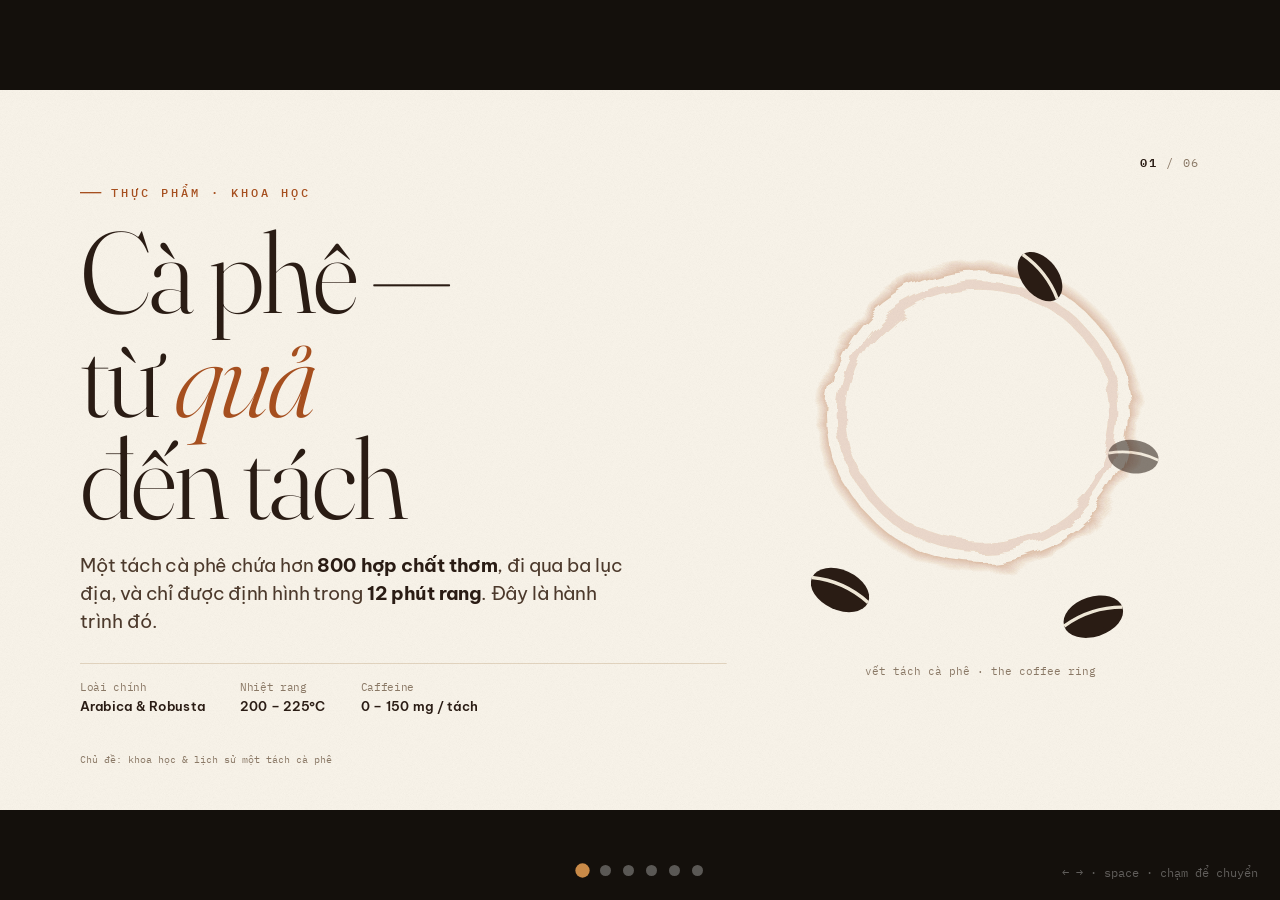
<file: ca-phe.html>
<!DOCTYPE html>
<html lang="vi">
<head>
<meta charset="UTF-8" />
<meta name="viewport" content="width=device-width, initial-scale=1.0" />
<title>Cà phê — từ quả đến tách</title>
<link rel="preconnect" href="https://fonts.googleapis.com" />
<link rel="preconnect" href="https://fonts.gstatic.com" crossorigin />
<link href="https://fonts.googleapis.com/css2?family=Be+Vietnam+Pro:wght@300;400;500;600;700&family=Fraunces:opsz,wght@9..144,300;9..144,400;9..144,500;9..144,600;9..144,700&family=IBM+Plex+Mono:wght@400;500;600&display=swap" rel="stylesheet" />
<style>
/* ============================================================
   CÀ PHÊ — editorial deck
   Fixed 16:9 stage (1920x1080) scaled by JS.
   Palette: cream paper, espresso ink, single roast accent.
   Slide types vary: cover · timeline · chart · chart · table · close.
   ============================================================ */
:root{
  --paper:#f2ead9;      --paper-2:#f9f4ea;   --paper-3:#e9dfc9;
  --ink:#2a1c14;        --ink-soft:#4d3a2c;  --muted:#8c7a67;
  --line:#d8c7ac;       --line-soft:#e6d9c1;
  --accent:#a8501f;     --accent-soft:#c98a48; --berry:#7a3346;
  --serif:"Fraunces", Georgia, serif;
  --sans:"Be Vietnam Pro", system-ui, sans-serif;
  --mono:"IBM Plex Mono", ui-monospace, monospace;
}
*{box-sizing:border-box;margin:0;padding:0}
html,body{width:100%;height:100%;background:#14100c;overflow:hidden;font-family:var(--sans);color:var(--ink);-webkit-font-smoothing:antialiased}

#stage{position:absolute;top:50%;left:50%;width:1920px;height:1080px;transform-origin:center center;background:var(--paper)}

.slide{position:absolute;inset:0;width:1920px;height:1080px;padding:92px 120px;opacity:0;visibility:hidden;transition:opacity .5s ease;overflow:hidden}
.slide.active{opacity:1;visibility:visible}
.slide::after{content:"";position:absolute;inset:0;pointer-events:none;opacity:.32;mix-blend-mode:multiply;
  background-image:url("data:image/svg+xml,%3Csvg xmlns='http://www.w3.org/2000/svg' width='180' height='180'%3E%3Cfilter id='n'%3E%3CfeTurbulence type='fractalNoise' baseFrequency='0.85' numOctaves='2'/%3E%3CfeColorMatrix type='saturate' values='0'/%3E%3C/filter%3E%3Crect width='180' height='180' filter='url(%23n)' opacity='0.3'/%3E%3C/svg%3E")}

/* ---- helpers ---- */
.eyebrow{font-family:var(--mono);font-size:18px;letter-spacing:.22em;text-transform:uppercase;color:var(--accent);font-weight:500;display:flex;align-items:center;gap:15px}
.eyebrow::before{content:"";width:32px;height:2px;background:var(--accent);display:block}
.snum{position:absolute;top:92px;right:120px;font-family:var(--mono);font-size:18px;color:var(--muted);letter-spacing:.1em}
.snum b{color:var(--ink);font-weight:600}
.h2{font-family:var(--serif);font-weight:400;font-size:62px;letter-spacing:-.015em;line-height:1.05;margin-top:18px}
.source-tag{position:absolute;left:120px;bottom:64px;font-family:var(--mono);font-size:15px;color:var(--muted);max-width:1400px;line-height:1.5}

/* ============================================================ COVER */
#s1{background:var(--paper-2)}
.cov{display:grid;grid-template-columns:1fr 660px;gap:50px;height:100%;align-items:center}
.cov h1{font-family:var(--serif);font-weight:300;font-size:172px;line-height:.9;letter-spacing:-.025em;margin:30px 0 0}
.cov h1 em{font-style:italic;color:var(--accent)}
.cov .lede{font-size:28px;line-height:1.5;color:var(--ink-soft);max-width:820px;margin-top:32px}
.cov .lede b{color:var(--ink)}
.cov .rule{height:1px;background:var(--line);margin:42px 0 24px}
.cov .meta{display:flex;gap:52px;font-family:var(--mono);font-size:16px;color:var(--muted)}
.cov .meta b{display:block;color:var(--ink);font-family:var(--sans);font-weight:600;font-size:20px;margin-top:7px}
.cov-art{position:relative;height:820px}

/* ============================================================ TIMELINE */
#s2{background:var(--paper)}
.tl-head{display:flex;justify-content:space-between;align-items:flex-end}
.tl-lede{font-size:21px;color:var(--ink-soft);max-width:540px;text-align:right;line-height:1.5}

/* ============================================================ ROAST */
#s3{background:var(--paper-2)}
.roast{display:grid;grid-template-columns:1fr 560px;gap:70px;margin-top:26px;align-items:start}
.comp h4{font-size:16px;letter-spacing:.14em;text-transform:uppercase;color:var(--muted);font-family:var(--mono);margin-bottom:22px}
.comp li{list-style:none;padding:18px 0 18px 22px;border-top:1px solid var(--line);position:relative;font-size:19px;line-height:1.5;color:var(--ink-soft)}
.comp li::before{content:"";position:absolute;left:0;top:26px;width:8px;height:8px;background:var(--accent);border-radius:50%}
.comp li b{color:var(--ink);font-weight:600}
.comp li span{display:block;font-family:var(--mono);font-size:14px;color:var(--muted);margin-top:3px}

/* ============================================================ CAFFEINE */
#s4{background:var(--paper)}
.caf{display:grid;grid-template-columns:1fr 520px;gap:80px;margin-top:32px;align-items:start}
.drink{display:grid;grid-template-columns:250px 1fr 96px;align-items:center;gap:6px;margin-bottom:20px}
.drink .nm{font-size:19px;font-weight:500;color:var(--ink-soft)}
.drink .nm span{font-family:var(--mono);font-size:13px;color:var(--muted);display:block}
.drink .track{height:26px;background:var(--paper-3);border-radius:3px;overflow:hidden}
.drink .track i{display:block;height:100%;background:var(--ink);border-radius:3px}
.drink .track i.acc{background:var(--accent)}
.drink .val{font-family:var(--mono);font-size:20px;font-weight:600;text-align:right;color:var(--ink)}
.drink .val.acc{color:var(--accent)}
.caf-quote{border-left:3px solid var(--accent);padding-left:30px}
.caf-quote .big{font-family:var(--serif);font-size:104px;font-weight:400;line-height:1;letter-spacing:-.02em;color:var(--accent)}
.caf-quote .u{font-size:20px;color:var(--ink-soft);margin-top:6px}
.caf-quote p{font-size:20px;line-height:1.55;color:var(--ink-soft);margin-top:30px}
.caf-quote p b{color:var(--ink)}
.caf-facts{margin-top:36px;border-top:1px solid var(--line);padding-top:22px}
.caf-facts div{display:flex;justify-content:space-between;font-size:18px;padding:11px 0;border-bottom:1px solid var(--line-soft)}
.caf-facts span{color:var(--muted);font-family:var(--mono);font-size:16px}
.caf-facts b{color:var(--ink);font-weight:600}

/* ============================================================ TABLE */
#s5{background:var(--paper-2)}
table.brew{width:100%;border-collapse:collapse;margin-top:34px}
table.brew th,table.brew td{text-align:left;padding:22px 20px;border-bottom:1.5px solid var(--line);vertical-align:top}
table.brew thead th{font-family:var(--mono);font-size:15px;letter-spacing:.1em;text-transform:uppercase;color:var(--muted);font-weight:500;border-bottom:2.5px solid var(--ink);padding-bottom:16px}
table.brew td{font-size:19px;color:var(--ink-soft);line-height:1.4}
table.brew td.name{font-family:var(--serif);font-size:27px;color:var(--ink);font-weight:500}
table.brew td.name span{display:block;font-family:var(--mono);font-size:13px;color:var(--muted);margin-top:4px;letter-spacing:.04em}
table.brew tr:hover td{background:rgba(168,80,31,.05)}
.tag{display:inline-block;font-family:var(--mono);font-size:13px;padding:3px 10px;border-radius:20px;border:1px solid var(--line);color:var(--muted)}
.tag.hi{border-color:var(--accent);color:var(--accent)}

/* ============================================================ CLOSE */
#s6{background:var(--ink);color:var(--paper)}
#s6::after{opacity:.18}
.close{display:grid;grid-template-columns:1fr 540px;gap:90px;height:100%;align-items:center}
.close .q{font-family:var(--serif);font-size:74px;font-weight:300;line-height:1.14;letter-spacing:-.02em}
.close .q em{font-style:italic;color:var(--accent-soft)}
.close .note{margin-top:42px;font-size:21px;line-height:1.6;color:#cdbfa9;max-width:900px}
.src{border-left:1px solid #4a3b2e;padding-left:32px}
.src .h{font-family:var(--mono);font-size:15px;letter-spacing:.16em;text-transform:uppercase;color:#8f7d68;margin-bottom:22px}
.src li{list-style:none;font-family:var(--mono);font-size:15.5px;line-height:1.5;color:#b9a892;padding:11px 0;border-bottom:1px solid #3b2e23}
.src li b{color:var(--paper);font-weight:500}

/* ---- nav ---- */
#nav{position:fixed;left:50%;bottom:24px;transform:translateX(-50%);display:flex;gap:12px;z-index:50}
#nav button{width:11px;height:11px;border-radius:50%;border:none;cursor:pointer;background:rgba(255,255,255,.3);transition:all .25s}
#nav button.on{background:#c98a48;transform:scale(1.3)}
#hint{position:fixed;right:22px;bottom:20px;font-family:var(--mono);font-size:12px;color:rgba(255,255,255,.33);z-index:50}
</style>
</head>
<body>
<div id="stage">

  <!-- ================= SLIDE 1 — COVER ================= -->
  <section class="slide active" id="s1">
    <div class="snum"><b>01</b> / 06</div>
    <div class="cov">
      <div>
        <div class="eyebrow">Thực phẩm · Khoa học</div>
        <h1>Cà phê —<br>từ <em>quả</em><br>đến tách</h1>
        <p class="lede">Một tách cà phê chứa hơn <b>800 hợp chất thơm</b>, đi qua ba lục địa, và chỉ được định hình trong <b>12 phút rang</b>. Đây là hành trình đó.</p>
        <div class="rule"></div>
        <div class="meta">
          <div>Loài chính<b>Arabica &amp; Robusta</b></div>
          <div>Nhiệt rang<b>200 – 225°C</b></div>
          <div>Caffeine<b>0 – 150 mg / tách</b></div>
        </div>
      </div>
      <div class="cov-art">
        <!-- coffee ring stain + beans -->
        <svg viewBox="0 0 660 820" width="660" height="820" fill="none">
          <defs>
            <filter id="organic" x="-20%" y="-20%" width="140%" height="140%">
              <feTurbulence type="fractalNoise" baseFrequency="0.012 0.02" numOctaves="3" seed="7" result="t"/>
              <feDisplacementMap in="SourceGraphic" in2="t" scale="26"/>
            </filter>
            <radialGradient id="ring" cx="50%" cy="50%" r="50%">
              <stop offset="72%" stop-color="#a8501f" stop-opacity="0"/>
              <stop offset="90%" stop-color="#a8501f" stop-opacity=".5"/>
              <stop offset="100%" stop-color="#a8501f" stop-opacity="0"/>
            </radialGradient>
          </defs>
          <!-- main stain ring -->
          <g filter="url(#organic)" opacity=".85">
            <ellipse cx="330" cy="360" rx="245" ry="235" stroke="url(#ring)" stroke-width="34" fill="none"/>
            <ellipse cx="330" cy="360" rx="205" ry="196" stroke="#a8501f" stroke-opacity=".18" stroke-width="14" fill="none"/>
          </g>
          <!-- beans -->
          <g fill="#2a1c14">
            <g transform="translate(120 620) rotate(24)">
              <ellipse rx="46" ry="30"/><path d="M-46 0 Q0 -15 46 0" stroke="#f2ead9" stroke-width="5" fill="none"/>
            </g>
            <g transform="translate(500 660) rotate(-18)">
              <ellipse rx="46" ry="30"/><path d="M-46 0 Q0 -15 46 0" stroke="#f2ead9" stroke-width="5" fill="none"/>
            </g>
            <g transform="translate(420 150) rotate(52)">
              <ellipse rx="42" ry="27"/><path d="M-42 0 Q0 -13 42 0" stroke="#f2ead9" stroke-width="5" fill="none"/>
            </g>
            <g transform="translate(560 420) rotate(8)" opacity=".55">
              <ellipse rx="38" ry="25"/><path d="M-38 0 Q0 -12 38 0" stroke="#f2ead9" stroke-width="4" fill="none"/>
            </g>
          </g>
          <!-- small annotation -->
          <text x="330" y="748" text-anchor="middle" font-family="IBM Plex Mono, monospace" font-size="17" fill="#8c7a67">vết tách cà phê · the coffee ring</text>
        </svg>
      </div>
    </div>
    <div class="source-tag">Chủ đề: khoa học &amp; lịch sử một tách cà phê</div>
  </section>

  <!-- ================= SLIDE 2 — TIMELINE ================= -->
  <section class="slide" id="s2">
    <div class="snum"><b>02</b> / 06</div>
    <div class="tl-head">
      <div>
        <div class="eyebrow">Lịch sử</div>
        <h2 class="h2">1.100 năm lan ra toàn cầu</h2>
      </div>
      <p class="tl-lede">Từ một truyền thuyết nơi đồi cỏ Ethiopia đến làn sóng cà phê đặc sản — chỉ qua <b>bảy cột mốc</b>.</p>
    </div>

    <!-- HÌNH DUY NHẤT CỦA BỘ SLIDE: một trục thời gian thật -->
    <svg viewBox="0 0 1680 470" width="1680" height="470" fill="none" style="margin-top:34px">
      <!-- baseline -->
      <line x1="90" y1="190" x2="1610" y2="190" stroke="#2a1c14" stroke-width="2.5"/>
      <g font-family="IBM Plex Mono, monospace" fill="#8c7a67" font-size="15">
        <text x="90" y="222">kỷ nguyên</text>
        <text x="1610" y="222" text-anchor="end">hiện đại</text>
      </g>

      <!-- stops -->
      <g>
        <!-- 1 -->
        <line x1="120" y1="168" x2="120" y2="212" stroke="#2a1c14" stroke-width="2.5"/>
        <circle cx="120" cy="190" r="7" fill="#a8501f"/>
        <text x="120" y="150" text-anchor="middle" font-family="Fraunces, serif" font-size="34" fill="#2a1c14">~850</text>
        <text x="120" y="262" text-anchor="middle" font-family="Be Vietnam Pro, sans-serif" font-size="18" font-weight="600" fill="#2a1c14">Kaldi &amp; đàn dê</text>
        <text x="120" y="288" text-anchor="middle" font-family="Be Vietnam Pro, sans-serif" font-size="16" fill="#4d3a2c">Truyền thuyết</text>
        <text x="120" y="310" text-anchor="middle" font-family="Be Vietnam Pro, sans-serif" font-size="16" fill="#4d3a2c">Ethiopia</text>
        <!-- 2 -->
        <line x1="360" y1="168" x2="360" y2="212" stroke="#2a1c14" stroke-width="2.5"/>
        <circle cx="360" cy="190" r="7" fill="#a8501f"/>
        <text x="360" y="150" text-anchor="middle" font-family="Fraunces, serif" font-size="34" fill="#2a1c14">~1450</text>
        <text x="360" y="262" text-anchor="middle" font-family="Be Vietnam Pro, sans-serif" font-size="18" font-weight="600" fill="#2a1c14">Tu viện Sufi</text>
        <text x="360" y="288" text-anchor="middle" font-family="Be Vietnam Pro, sans-serif" font-size="16" fill="#4d3a2c">Cảng Mocha</text>
        <text x="360" y="310" text-anchor="middle" font-family="Be Vietnam Pro, sans-serif" font-size="16" fill="#4d3a2c">Yemen</text>
        <!-- 3 -->
        <line x1="600" y1="168" x2="600" y2="212" stroke="#2a1c14" stroke-width="2.5"/>
        <circle cx="600" cy="190" r="7" fill="#a8501f"/>
        <text x="600" y="150" text-anchor="middle" font-family="Fraunces, serif" font-size="34" fill="#2a1c14">1554</text>
        <text x="600" y="262" text-anchor="middle" font-family="Be Vietnam Pro, sans-serif" font-size="18" font-weight="600" fill="#2a1c14">Quán đầu tiên</text>
        <text x="600" y="288" text-anchor="middle" font-family="Be Vietnam Pro, sans-serif" font-size="16" fill="#4d3a2c">Istanbul,</text>
        <text x="600" y="310" text-anchor="middle" font-family="Be Vietnam Pro, sans-serif" font-size="16" fill="#4d3a2c">Đế chế Ottoman</text>
        <!-- 4 -->
        <line x1="840" y1="168" x2="840" y2="212" stroke="#2a1c14" stroke-width="2.5"/>
        <circle cx="840" cy="190" r="7" fill="#a8501f"/>
        <text x="840" y="150" text-anchor="middle" font-family="Fraunces, serif" font-size="34" fill="#2a1c14">1650</text>
        <text x="840" y="262" text-anchor="middle" font-family="Be Vietnam Pro, sans-serif" font-size="18" font-weight="600" fill="#2a1c14">"Penny university"</text>
        <text x="840" y="288" text-anchor="middle" font-family="Be Vietnam Pro, sans-serif" font-size="16" fill="#4d3a2c">Quán cà phê</text>
        <text x="840" y="310" text-anchor="middle" font-family="Be Vietnam Pro, sans-serif" font-size="16" fill="#4d3a2c">Oxford, Anh</text>
        <!-- 5 -->
        <line x1="1080" y1="168" x2="1080" y2="212" stroke="#2a1c14" stroke-width="2.5"/>
        <circle cx="1080" cy="190" r="7" fill="#a8501f"/>
        <text x="1080" y="150" text-anchor="middle" font-family="Fraunces, serif" font-size="34" fill="#2a1c14">1901</text>
        <text x="1080" y="262" text-anchor="middle" font-family="Be Vietnam Pro, sans-serif" font-size="18" font-weight="600" fill="#2a1c14">Máy espresso</text>
        <text x="1080" y="288" text-anchor="middle" font-family="Be Vietnam Pro, sans-serif" font-size="16" fill="#4d3a2c">Luigi Bezzera</text>
        <text x="1080" y="310" text-anchor="middle" font-family="Be Vietnam Pro, sans-serif" font-size="16" fill="#4d3a2c">Milano, Ý</text>
        <!-- 6 -->
        <line x1="1320" y1="168" x2="1320" y2="212" stroke="#2a1c14" stroke-width="2.5"/>
        <circle cx="1320" cy="190" r="7" fill="#a8501f"/>
        <text x="1320" y="150" text-anchor="middle" font-family="Fraunces, serif" font-size="34" fill="#2a1c14">1938</text>
        <text x="1320" y="262" text-anchor="middle" font-family="Be Vietnam Pro, sans-serif" font-size="18" font-weight="600" fill="#2a1c14">Cà phê hòa tan</text>
        <text x="1320" y="288" text-anchor="middle" font-family="Be Vietnam Pro, sans-serif" font-size="16" fill="#4d3a2c">Nescafé trình làng</text>
        <text x="1320" y="310" text-anchor="middle" font-family="Be Vietnam Pro, sans-serif" font-size="16" fill="#4d3a2c">Thụy Sĩ</text>
        <!-- 7 -->
        <line x1="1560" y1="168" x2="1560" y2="212" stroke="#a8501f" stroke-width="3"/>
        <circle cx="1560" cy="190" r="10" fill="#a8501f"/>
        <text x="1560" y="150" text-anchor="middle" font-family="Fraunces, serif" font-size="34" fill="#a8501f">2000s</text>
        <text x="1560" y="262" text-anchor="middle" font-family="Be Vietnam Pro, sans-serif" font-size="18" font-weight="600" fill="#a8501f">Làn sóng thứ ba</text>
        <text x="1560" y="288" text-anchor="middle" font-family="Be Vietnam Pro, sans-serif" font-size="16" fill="#4d3a2c">Cà phê đặc sản,</text>
        <text x="1560" y="310" text-anchor="middle" font-family="Be Vietnam Pro, sans-serif" font-size="16" fill="#4d3a2c">truy xuất nguồn gốc</text>
      </g>

      <!-- context band -->
      <g>
        <rect x="90" y="366" width="1520" height="72" rx="6" fill="#e9dfc9"/>
        <text x="120" y="410" font-family="IBM Plex Mono, monospace" font-size="18" fill="#4d3a2c">900 năm đầu cà phê gắn với tôn giáo &amp; y học. 300 năm sau, nó thành thức uống của quán xá, công xưởng và văn phòng.</text>
      </g>
    </svg>
    <div class="source-tag">Nguồn: lịch sử cà phê phổ thông — British Coffee Association, National Coffee Association, các ghi chép Ottoman.</div>
  </section>

  <!-- ================= SLIDE 3 — ROAST CURVE ================= -->
  <section class="slide" id="s3">
    <div class="snum"><b>03</b> / 06</div>
    <div class="eyebrow">Hoá học của lửa</div>
    <h2 class="h2">12 phút định hình toàn bộ hương vị</h2>

    <div class="roast">
      <!-- roast profile chart -->
      <svg viewBox="0 0 980 560" width="980" height="545" fill="none">
        <!-- phase bands -->
        <rect x="60" y="40"  width="222" height="440" fill="#e9dfc9"/>
        <rect x="282" y="40" width="278" height="440" fill="#f2ead9"/>
        <rect x="560" y="40" width="167" height="440" fill="rgba(168,80,31,.10)"/>
        <!-- gridlines + y labels -->
        <g stroke="#d8c7ac" stroke-width="1">
          <line x1="60" y1="480" x2="880" y2="480"/>
          <line x1="60" y1="370" x2="880" y2="370"/>
          <line x1="60" y1="260" x2="880" y2="260"/>
          <line x1="60" y1="150" x2="880" y2="150"/>
          <line x1="60" y1="40"  x2="880" y2="40"/>
        </g>
        <g font-family="IBM Plex Mono, monospace" font-size="15" fill="#8c7a67">
          <text x="52" y="485" text-anchor="end">80°</text>
          <text x="52" y="375" text-anchor="end">120°</text>
          <text x="52" y="265" text-anchor="end">160°</text>
          <text x="52" y="155" text-anchor="end">200°</text>
          <text x="52" y="45"  text-anchor="end">240°</text>
        </g>
        <!-- x labels -->
        <g font-family="IBM Plex Mono, monospace" font-size="15" fill="#8c7a67">
          <text x="60"  y="510">0</text>
          <text x="223" y="510">4</text>
          <text x="385" y="510">8</text>
          <text x="548" y="510">12</text>
          <text x="710" y="510">16</text>
          <text x="860" y="510">phút</text>
        </g>
        <!-- phase headers -->
        <g font-family="IBM Plex Mono, monospace" font-size="14" fill="#8c7a67" letter-spacing="1">
          <text x="171" y="30" text-anchor="middle">LÀM KHÔ</text>
          <text x="421" y="30" text-anchor="middle">MAILLARD</text>
          <text x="643" y="30" text-anchor="middle">PHÁT TRIỂN</text>
        </g>

        <!-- temperature curve -->
        <polyline points="60,150 143,447 227,370 338,287 450,219 561,161 616,96 671,117 727,100"
                  stroke="#2a1c14" stroke-width="4" fill="none" stroke-linejoin="round" stroke-linecap="round"/>
        <!-- markers -->
        <circle cx="143" cy="447" r="7" fill="#f9f4ea" stroke="#2a1c14" stroke-width="3"/>
        <text x="155" y="440" font-family="IBM Plex Mono, monospace" font-size="15" fill="#2a1c14">điểm đảo chiều ~90°</text>
        <circle cx="561" cy="161" r="8" fill="#a8501f"/>
        <text x="510" y="140" font-family="IBM Plex Mono, monospace" font-size="15" fill="#a8501f" font-weight="500">First crack ~196°</text>
        <line x1="727" y1="100" x2="727" y2="480" stroke="#a8501f" stroke-width="1.5" stroke-dasharray="5 6"/>
        <text x="712" y="94" text-anchor="end" font-family="IBM Plex Mono, monospace" font-size="15" fill="#a8501f">Second crack ~225°</text>
        <!-- charge marker -->
        <circle cx="60" cy="150" r="7" fill="#2a1c14"/>
        <text x="72" y="142" font-family="IBM Plex Mono, monospace" font-size="15" fill="#2a1c14">nạp hạt · 200°</text>
      </svg>

      <!-- compounds -->
      <div class="comp">
        <h4>Điều gì xảy ra bên trong hạt</h4>
        <ul>
          <li><b>Phản ứng Maillard</b> ~150°C · Axit amin gặp đường khử, sinh hương bánh mì, hạt rang, caramel.
            <span>maillard reaction</span></li>
          <li><b>Caramel hoá</b> 170–200°C · Đường tự cháy, tạo vị ngọt rồi chuyển đắng.
            <span>caramelization</span></li>
          <li><b>Axit chlorogenic giảm dần</b> · Càng rang đậm càng ít axit — tách bớt vị chua.
            <span>chlorogenic acids</span></li>
          <li><b>Caffeine gần như không đổi</b> · Bền nhiệt, hầu như giữ nguyên qua mọi mức rang.
            <span>caffeine is heat-stable</span></li>
          <li><b>Trigonelline phân huỷ</b> · Sinh pyridine (mùi rang) và một phần vitamin B3.
            <span>trigonelline → niacin</span></li>
        </ul>
      </div>
    </div>
    <div class="source-tag">Nguồn: Perfect Daily Grind · Science of Coffee (Royal Society of Chemistry) · Coffee Chemistry.</div>
  </section>

  <!-- ================= SLIDE 4 — CAFFEINE ================= -->
  <section class="slide" id="s4">
    <div class="snum"><b>04</b> / 06</div>
    <div class="eyebrow">Caffeine</div>
    <h2 class="h2">Một chất, nhiều liều lượng</h2>

    <div class="caf">
      <div>
        <div class="drink"><div class="nm">Espresso <span>30 ml</span></div><div class="track"><i style="width:63%"></i></div><div class="val">63 mg</div></div>
        <div class="drink"><div class="nm">Cà phê lọc nhỏ giọt <span>240 ml</span></div><div class="track"><i class="acc" style="width:95%"></i></div><div class="val acc">95 mg</div></div>
        <div class="drink"><div class="nm">Nước tăng lực <span>250 ml</span></div><div class="track"><i style="width:80%"></i></div><div class="val">80 mg</div></div>
        <div class="drink"><div class="nm">Cà phê hoà tan <span>240 ml</span></div><div class="track"><i style="width:62%"></i></div><div class="val">62 mg</div></div>
        <div class="drink"><div class="nm">Trà đen <span>240 ml</span></div><div class="track"><i style="width:47%"></i></div><div class="val">47 mg</div></div>
        <div class="drink"><div class="nm">Cola <span>355 ml</span></div><div class="track"><i style="width:34%"></i></div><div class="val">34 mg</div></div>
        <div class="drink"><div class="nm">Trà xanh <span>240 ml</span></div><div class="track"><i style="width:28%"></i></div><div class="val">28 mg</div></div>
        <div class="drink"><div class="nm">Sô-cô-la đen <span>28 g</span></div><div class="track"><i style="width:23%"></i></div><div class="val">23 mg</div></div>
        <div class="drink"><div class="nm">Cà phê decaf <span>240 ml</span></div><div class="track"><i style="width:2%"></i></div><div class="val">2 mg</div></div>
      </div>

      <div class="caf-quote">
        <div class="big">400</div>
        <div class="u">mg / ngày — ngưỡng an toàn cho người lớn khoẻ mạnh</div>
        <p>Tương đương khoảng <b>4 tách cà phê lọc</b> hoặc <b>6 ly espresso</b>. Vượt ngưỡng có thể gây lo âu, mất ngủ, tim đập nhanh.</p>
        <div class="caf-facts">
          <div>Thời gian bán rã trong cơ thể <span>~5 giờ</span></div>
          <div>Đạt nồng độ đỉnh sau khi uống <span>30–60 phút</span></div>
          <div>Vẫn còn 1/4 liều sau <span>~10 giờ</span></div>
        </div>
      </div>
    </div>
    <div class="source-tag">Nguồn: FDA · Mayo Clinic. Giá trị mang tính đại diện; liều thực tế thay đổi theo loại hạt, cách pha và khẩu phần.</div>
  </section>

  <!-- ================= SLIDE 5 — BREWING TABLE ================= -->
  <section class="slide" id="s5">
    <div class="snum"><b>05</b> / 06</div>
    <div class="eyebrow">Thực hành</div>
    <h2 class="h2">Cùng một hạt, năm cách pha</h2>

    <table class="brew">
      <thead>
        <tr>
          <th style="width:22%">Phương pháp</th>
          <th style="width:15%">Cỡ xay</th>
          <th style="width:15%">Nhiệt độ</th>
          <th style="width:16%">Thời gian</th>
          <th style="width:14%">Áp suất</th>
          <th style="width:18%">Kết quả trong tách</th>
        </tr>
      </thead>
      <tbody>
        <tr>
          <td class="name">Espresso<span>máy áp suất</span></td>
          <td>Rất mịn</td><td>~92°C</td><td>25–30 giây</td>
          <td><span class="tag hi">~9 bar</span></td>
          <td>Đậm, đặc, có lớp crema vàng nâu</td>
        </tr>
        <tr>
          <td class="name">Pour-over (V60)<span>rót tay</span></td>
          <td>Mịn vừa</td><td>92–96°C</td><td>2,5–3 phút</td>
          <td><span class="tag">khí quyển</span></td>
          <td>Trong, sáng, nhiều tầng hương phức tạp</td>
        </tr>
        <tr>
          <td class="name">French press<span>ngâm ủ</span></td>
          <td>Thô</td><td>92–96°C</td><td>4 phút</td>
          <td><span class="tag">khí quyển</span></td>
          <td>Đầy đặn, nhiều dầu, hơi cặn mịn</td>
        </tr>
        <tr>
          <td class="name">Moka pot<span>bếp ga</span></td>
          <td>Mịn</td><td>~92°C</td><td>3–5 phút</td>
          <td><span class="tag hi">~1,5 bar</span></td>
          <td>Mạnh gần espresso nhưng không crema</td>
        </tr>
        <tr>
          <td class="name">Cold brew<span>ngâm lạnh</span></td>
          <td>Thô</td><td>~4°C</td><td>12–24 giờ</td>
          <td><span class="tag">khí quyển</span></td>
          <td>Êm, ít axit, hậu ngọt dịu kéo dài</td>
        </tr>
      </tbody>
    </table>
    <div class="source-tag">Nguồn: Specialty Coffee Association · James Hoffmann, "The World Atlas of Coffee".</div>
  </section>

  <!-- ================= SLIDE 6 — CLOSE ================= -->
  <section class="slide" id="s6">
    <div class="snum" style="color:#8f7d68"><b style="color:#f9f4ea">06</b> / 06</div>
    <div class="close">
      <div>
        <div class="eyebrow" style="color:#c98a48">Kết</div>
        <div class="q" style="margin-top:28px">Hương vị không đến từ một bí quyết — nó đến từ <em>hàng trăm phản ứng</em> được sắp đúng thời điểm.</div>
        <p class="note">Cùng một hạt xanh có thể thành chua sáng hoặc đắng khói, tuỳ vào đường cong nhiệt độ khi rang và cách ta chiết xuất. Hiểu cơ chế, ta điều khiển được tách cà phê — không còn phụ thuộc may mắn.</p>
      </div>
      <div class="src">
        <div class="h">Nguồn</div>
        <ul>
          <li><b>FDA</b> — Spilling the Beans: how much caffeine is too much</li>
          <li><b>Mayo Clinic</b> — Caffeine: how much is too much</li>
          <li><b>Science of Coffee</b> — Royal Society of Chemistry</li>
          <li><b>Specialty Coffee Association</b> — Brewing standards</li>
          <li><b>James Hoffmann</b> — The World Atlas of Coffee</li>
          <li><b>British Coffee Association</b> — Lịch sử cà phê</li>
        </ul>
      </div>
    </div>
  </section>

</div>

<div id="nav"></div>
<div id="hint">← → · space · chạm để chuyển</div>

<script>
/* fixed 16:9 stage scaling */
const stage = document.getElementById('stage');
function fit(){
  const s = Math.min(window.innerWidth/1920, window.innerHeight/1080);
  stage.style.transform = `translate(-50%,-50%) scale(${s})`;
}
addEventListener('resize', fit); fit();

/* navigation */
const slides = [...document.querySelectorAll('.slide')];
let cur = 0;
const nav = document.getElementById('nav');
slides.forEach((_,i)=>{const b=document.createElement('button');b.onclick=()=>go(i);nav.appendChild(b)});
const dots = [...nav.children];
function go(i){cur=(i+slides.length)%slides.length;slides.forEach((s,k)=>s.classList.toggle('active',k===cur));dots.forEach((d,k)=>d.classList.toggle('on',k===cur))}
go(0);
addEventListener('keydown',e=>{
  if(['ArrowRight','ArrowDown',' ','PageDown'].includes(e.key)){e.preventDefault();go(cur+1)}
  if(['ArrowLeft','ArrowUp','PageUp'].includes(e.key)){e.preventDefault();go(cur-1)}
});
let sx=null;
addEventListener('touchstart',e=>sx=e.touches[0].clientX);
addEventListener('touchend',e=>{if(sx===null)return;const dx=e.changedTouches[0].clientX-sx;if(Math.abs(dx)>40)go(cur+(dx<0?1:-1));sx=null});
</script>
</body>
</html>
</file>
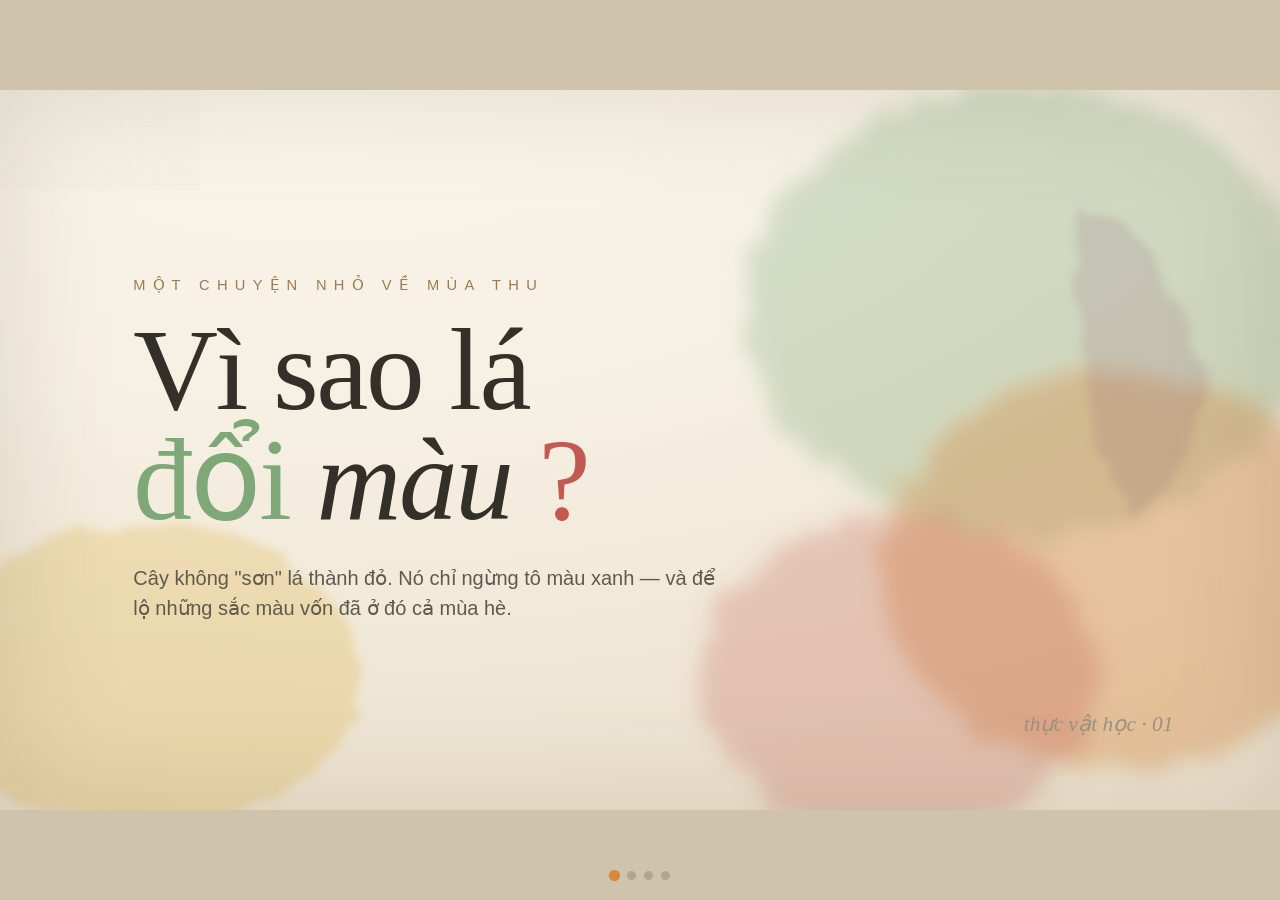
<file: la-mua-thu.html>
<!DOCTYPE html>
<html lang="vi">
<head>
<meta charset="UTF-8">
<meta name="viewport" content="width=device-width, initial-scale=1.0">
<title>Vì sao lá đổi màu mùa thu? — Màu Nước</title>

<link rel="stylesheet" href="https://api.fontshare.com/v2/css?f[]=fraunces@300,400,500,600,700&f[]=work-sans@300,400,500,600&display=swap">

<style>
/* ===========================================
   THEME — bảng màu nước mùa thu
   =========================================== */
:root {
    --paper:      #f6f0e3;
    --paper-edge: #ece2cf;
    --stage-bg:   #cfc3ab;

    --ink:        #33302a;
    --ink-soft:   #5f5a4d;
    --ink-faint:  #9a9282;

    --wash-green:  #7fa878;   /* diệp lục tố */
    --wash-yellow: #e0b64e;   /* carotenoid vàng */
    --wash-orange: #d9863f;   /* carotenoid cam */
    --wash-red:    #c15a52;   /* anthocyanin đỏ */
    --wash-plum:   #8f5f78;   /* anthocyanin tím */
    --wash-brown:  #9c7b52;   /* tannin nâu */
    --wash-sky:    #7d93bd;   /* tín hiệu thời tiết */

    --font-display: 'Fraunces', serif;
    --font-body:    'Work Sans', sans-serif;
    --ease: cubic-bezier(0.16, 1, 0.3, 1);
}

* { margin: 0; padding: 0; box-sizing: border-box; }

/* ===========================================
   viewport-base.css — BẮT BUỘC (stage 16:9 cố định)
   =========================================== */
html, body { width: 100%; height: 100%; margin: 0; overflow: hidden; background: var(--stage-bg); }
.deck-viewport { position: fixed; inset: 0; overflow: hidden; background: var(--stage-bg); }
.deck-stage { position: absolute; left: 0; top: 0; width: 1920px; height: 1080px; overflow: hidden; transform-origin: 0 0; background: var(--paper); }
.slide { position: absolute; inset: 0; width: 1920px; height: 1080px; overflow: hidden; display: block; visibility: hidden; opacity: 0; pointer-events: none; background: var(--paper); }
.slide.active, .slide.visible { visibility: visible; opacity: 1; pointer-events: auto; z-index: 1; }
img, video, canvas, svg { max-width: 100%; max-height: 100%; }
@media print {
    html, body { width: 1920px; height: auto; overflow: visible; background: #fff; }
    .deck-viewport { position: static; overflow: visible; background: #fff; }
    .deck-stage { position: static; width: auto; height: auto; transform: none !important; background: none; }
    .slide { position: relative; display: block !important; visibility: visible !important; opacity: 1 !important; pointer-events: auto !important; width: 1920px; height: 1080px; break-after: page; page-break-after: always; }
    .slide:last-child { break-after: auto; page-break-after: auto; }
}
@media (prefers-reduced-motion: reduce) { *, *::before, *::after { animation-duration: 0.01ms !important; transition-duration: 0.2s !important; } }

/* Nền giấy dùng chung */
.slide .paper { position: absolute; inset: 0; z-index: 0; background: radial-gradient(120% 100% at 25% 0%, #faf5ea 0%, var(--paper) 45%, var(--paper-edge) 100%); }
.slide .grain { position: absolute; inset: 0; z-index: 6; opacity: 0.5; mix-blend-mode: multiply; pointer-events: none; }
.slide .vignette { position: absolute; inset: 0; z-index: 5; pointer-events: none; box-shadow: inset 0 0 180px rgba(90,74,48,0.16); }
.washes { position: absolute; inset: 0; z-index: 1; }

/* ===========================================
   SLIDE 1 — BÌA
   =========================================== */
.s1-content { position: relative; z-index: 4; height: 100%; display: flex; flex-direction: column; justify-content: center; padding: 0 200px; }
.s1-eyebrow { font-family: var(--font-body); font-size: 22px; letter-spacing: 0.5em; text-transform: uppercase; color: var(--wash-brown); margin-bottom: 30px; }
.s1-title { font-family: var(--font-display); font-weight: 300; font-size: 176px; line-height: 0.94; letter-spacing: -0.02em; color: var(--ink); }
.s1-title .it { font-style: italic; font-weight: 500; }
.s1-title .g { color: var(--wash-green); }
.s1-title .r { color: var(--wash-red); }
.s1-sub { font-family: var(--font-body); font-size: 30px; line-height: 1.5; font-weight: 300; color: var(--ink-soft); max-width: 900px; margin-top: 44px; }
.s1-sign { position: absolute; right: 160px; bottom: 110px; z-index: 4; font-family: var(--font-display); font-style: italic; font-size: 32px; color: var(--ink-faint); }

/* ===========================================
   SLIDE 2 — SƠ ĐỒ LOGIC (chuỗi loang)
   =========================================== */
.s2-content { position: relative; z-index: 4; height: 100%; padding: 92px 140px; display: flex; flex-direction: column; }
.s2-head { display: flex; align-items: baseline; gap: 28px; margin-bottom: 10px; }
.s2-kicker { font-family: var(--font-body); font-size: 19px; letter-spacing: 0.4em; text-transform: uppercase; color: var(--wash-brown); }
.s2-rule { flex: 1; height: 1px; background: rgba(51,48,42,0.2); }
.s2-title { font-family: var(--font-display); font-weight: 400; font-size: 74px; line-height: 1; color: var(--ink); margin-bottom: 54px; }
.s2-title .it { font-style: italic; color: var(--wash-orange); }

.flow { flex: 1; display: flex; align-items: stretch; gap: 0; }
.step {
    position: relative; flex: 1; display: flex; flex-direction: column; align-items: center;
    text-align: center; padding: 0 14px;
}
.step .blob {
    width: 150px; height: 150px; flex: 0 0 auto;
}
.step .blob svg { width: 100%; height: 100%; }
.step .num { font-family: var(--font-body); font-size: 16px; letter-spacing: 0.3em; color: var(--ink-faint); margin: 18px 0 8px; }
.step h3 { font-family: var(--font-display); font-weight: 500; font-size: 30px; color: var(--ink); line-height: 1.1; margin-bottom: 10px; min-height: 66px; display: flex; align-items: center; }
.step p { font-family: var(--font-body); font-weight: 300; font-size: 19px; line-height: 1.4; color: var(--ink-soft); max-width: 240px; }
.arrow { align-self: center; flex: 0 0 auto; width: 46px; color: var(--ink-faint); opacity: 0.6; margin-top: -60px; }
.arrow svg { width: 100%; }

/* ===========================================
   SLIDE 3 — BA SẮC TỐ (3 swatch)
   =========================================== */
.s3-content { position: relative; z-index: 4; height: 100%; padding: 100px 150px; display: flex; flex-direction: column; }
.s3-title { font-family: var(--font-display); font-weight: 400; font-size: 84px; line-height: 1; color: var(--ink); margin-bottom: 20px; }
.s3-title .it { font-style: italic; color: var(--wash-plum); }
.s3-cap { font-family: var(--font-body); font-weight: 300; font-size: 24px; color: var(--ink-soft); margin-bottom: 66px; }
.s3-grid { display: grid; grid-template-columns: repeat(3, 1fr); gap: 70px; flex: 1; }
.swatch { position: relative; display: flex; flex-direction: column; }
.swatch .dot { position: absolute; width: 290px; height: 290px; top: -46px; left: -46px; z-index: 0; opacity: 0.92; }
.swatch .tag { position: relative; z-index: 2; font-family: var(--font-body); font-size: 17px; letter-spacing: 0.28em; text-transform: uppercase; color: var(--ink-faint); margin-bottom: 200px; }
.swatch h3 { position: relative; z-index: 2; font-family: var(--font-display); font-weight: 500; font-size: 46px; color: var(--ink); margin-bottom: 6px; }
.swatch .rol { position: relative; z-index: 2; font-family: var(--font-body); font-size: 20px; font-weight: 500; color: var(--wash-brown); margin-bottom: 16px; }
.swatch p { position: relative; z-index: 2; font-family: var(--font-body); font-weight: 300; font-size: 21px; line-height: 1.5; color: var(--ink-soft); max-width: 380px; }

/* ===========================================
   SLIDE 4 — THỜI TIẾT + KẾT
   =========================================== */
.s4-content { position: relative; z-index: 4; height: 100%; padding: 96px 150px; display: flex; flex-direction: column; }
.s4-title { font-family: var(--font-display); font-weight: 400; font-size: 78px; line-height: 1.02; color: var(--ink); margin-bottom: 56px; max-width: 1100px; }
.s4-title .it { font-style: italic; color: var(--wash-sky); }
.s4-cols { display: grid; grid-template-columns: 1fr 1fr; gap: 70px; margin-bottom: 60px; }
.card { position: relative; padding: 44px 48px; border: 1px solid rgba(51,48,42,0.14); border-radius: 4px; background: rgba(255,252,245,0.35); }
.card h3 { font-family: var(--font-display); font-weight: 500; font-size: 40px; color: var(--ink); margin-bottom: 14px; }
.card .big { font-family: var(--font-body); font-size: 22px; font-weight: 600; letter-spacing: 0.06em; color: var(--wash-orange); margin-bottom: 14px; }
.card p { font-family: var(--font-body); font-weight: 300; font-size: 23px; line-height: 1.5; color: var(--ink-soft); }
.s4-foot { margin-top: auto; display: flex; align-items: center; gap: 20px; font-family: var(--font-body); font-size: 20px; color: var(--ink-faint); }
.s4-foot .ln { flex: 1; height: 1px; background: rgba(51,48,42,0.16); }

/* ===========================================
   ANIMATION
   =========================================== */
.reveal { opacity: 0; transform: translateY(30px); transition: opacity 1s var(--ease), transform 1s var(--ease); }
.slide.visible .reveal { opacity: 1; transform: translateY(0); }
.slide.visible .r1 { transition-delay: 0.10s; } .slide.visible .r2 { transition-delay: 0.26s; }
.slide.visible .r3 { transition-delay: 0.42s; } .slide.visible .r4 { transition-delay: 0.58s; }
.slide.visible .r5 { transition-delay: 0.74s; } .slide.visible .r6 { transition-delay: 0.90s; }

.blob-anim { opacity: 0; transform: scale(0.92); transition: opacity 1.4s var(--ease), transform 1.4s var(--ease); transition-delay: 0.15s; }
.slide.visible .blob-anim { opacity: 1; transform: scale(1); }
@keyframes floaty { 0%,100% { transform: translate(0,0) scale(1); } 50% { transform: translate(6px,-12px) scale(1.02); } }
.slide.visible .floaty { animation: floaty 11s ease-in-out infinite; }

/* Chrome */
.deck-controls { position: fixed; left: 50%; bottom: 20px; transform: translateX(-50%); z-index: 1000; display: flex; align-items: center; gap: 14px; font-family: var(--font-body); font-size: 13px; letter-spacing: 0.24em; text-transform: uppercase; color: #7a6f5a; }
.deck-controls .dots { display: flex; gap: 8px; }
.deck-controls .dots i { width: 9px; height: 9px; border-radius: 50%; background: rgba(51,48,42,0.2); transition: all 0.4s var(--ease); }
.deck-controls .dots i.on { background: var(--wash-orange); transform: scale(1.25); }
</style>
</head>
<body>
<div class="deck-viewport">
    <main class="deck-stage" id="deckStage">

        <svg width="0" height="0" style="position:absolute"><defs>
            <filter id="wc-edge" x="-30%" y="-30%" width="160%" height="160%">
                <feTurbulence type="fractalNoise" baseFrequency="0.014" numOctaves="4" seed="7" result="n"/>
                <feDisplacementMap in="SourceGraphic" in2="n" scale="46" xChannelSelector="R" yChannelSelector="G"/>
                <feGaussianBlur stdDeviation="7"/>
            </filter>
            <filter id="wc-soft" x="-40%" y="-40%" width="180%" height="180%">
                <feTurbulence type="fractalNoise" baseFrequency="0.02" numOctaves="3" seed="3" result="n"/>
                <feDisplacementMap in="SourceGraphic" in2="n" scale="60" xChannelSelector="R" yChannelSelector="G"/>
                <feGaussianBlur stdDeviation="16"/>
            </filter>
            <filter id="paper-grain">
                <feTurbulence type="fractalNoise" baseFrequency="0.9" numOctaves="2" seed="11"/>
                <feColorMatrix type="saturate" values="0"/>
                <feComponentTransfer><feFuncA type="linear" slope="0.14"/></feComponentTransfer>
            </filter>
        </defs></svg>

        <!-- ================= SLIDE 1 — BÌA ================= -->
        <section class="slide active visible">
            <div class="paper"></div>
            <svg class="washes" viewBox="0 0 1920 1080" preserveAspectRatio="none">
                <g class="blob-anim" filter="url(#wc-soft)">
                    <ellipse cx="1540" cy="330" rx="420" ry="340" fill="var(--wash-green)" opacity="0.30"/>
                    <ellipse cx="1680" cy="720" rx="360" ry="300" fill="var(--wash-orange)" opacity="0.36"/>
                    <ellipse cx="1350" cy="880" rx="300" ry="240" fill="var(--wash-red)" opacity="0.26"/>
                </g>
                <g class="blob-anim floaty" filter="url(#wc-edge)">
                    <ellipse cx="220" cy="880" rx="320" ry="230" fill="var(--wash-yellow)" opacity="0.30"/>
                </g>
                <!-- nét cọ: một chiếc lá -->
                <g class="blob-anim" filter="url(#wc-edge)">
                    <path d="M1620,180 C1820,260 1860,520 1700,640 C1600,500 1620,320 1620,180 Z" fill="var(--wash-plum)" opacity="0.18"/>
                </g>
            </svg>
            <div class="vignette"></div>
            <div class="s1-content">
                <div class="s1-eyebrow reveal r1">Một chuyện nhỏ về mùa thu</div>
                <h1 class="s1-title reveal r2">Vì sao lá<br><span class="g">đổi</span> <span class="it">màu</span> <span class="r">?</span></h1>
                <p class="s1-sub reveal r3">
                    Cây không "sơn" lá thành đỏ. Nó chỉ ngừng tô màu xanh —
                    và để lộ những sắc màu vốn đã ở đó cả mùa hè.
                </p>
            </div>
            <div class="s1-sign reveal r4">thực vật học · 01</div>
            <svg class="grain"><rect width="100%" height="100%" filter="url(#paper-grain)"/></svg>
        </section>

        <!-- ================= SLIDE 2 — SƠ ĐỒ LOGIC ================= -->
        <section class="slide">
            <div class="paper"></div>
            <svg class="washes" viewBox="0 0 1920 1080" preserveAspectRatio="none">
                <g class="blob-anim floaty" filter="url(#wc-soft)">
                    <ellipse cx="1600" cy="160" rx="420" ry="240" fill="var(--wash-sky)" opacity="0.16"/>
                    <ellipse cx="240" cy="980" rx="420" ry="220" fill="var(--wash-brown)" opacity="0.16"/>
                </g>
            </svg>
            <div class="vignette"></div>
            <div class="s2-content">
                <div class="s2-head reveal r1"><span class="s2-kicker">Trình tự</span><span class="s2-rule"></span></div>
                <h2 class="s2-title reveal r2">Đêm dài ra, màu sắc <span class="it">hiện về</span></h2>

                <div class="flow">
                    <div class="step reveal r2">
                        <div class="blob blob-anim"><svg viewBox="0 0 100 100"><ellipse cx="50" cy="50" rx="40" ry="38" fill="var(--wash-sky)" opacity="0.5" filter="url(#wc-edge)"/></svg></div>
                        <span class="num">01</span><h3>Đêm dài + lạnh</h3>
                        <p>Tín hiệu chính là độ dài ban đêm, không phải nhiệt độ.</p>
                    </div>
                    <div class="arrow reveal r2"><svg viewBox="0 0 46 12"><path d="M0,6 H38 M32,1 L40,6 L32,11" stroke="currentColor" stroke-width="1.6" fill="none"/></svg></div>
                    <div class="step reveal r3">
                        <div class="blob blob-anim"><svg viewBox="0 0 100 100"><ellipse cx="50" cy="50" rx="40" ry="38" fill="var(--wash-green)" opacity="0.55" filter="url(#wc-edge)"/></svg></div>
                        <span class="num">02</span><h3>Ngưng tái tạo diệp lục</h3>
                        <p>Cây thôi sản sinh chlorophyll để thu hồi dưỡng chất.</p>
                    </div>
                    <div class="arrow reveal r3"><svg viewBox="0 0 46 12"><path d="M0,6 H38 M32,1 L40,6 L32,11" stroke="currentColor" stroke-width="1.6" fill="none"/></svg></div>
                    <div class="step reveal r4">
                        <div class="blob blob-anim"><svg viewBox="0 0 100 100"><ellipse cx="50" cy="50" rx="40" ry="38" fill="var(--wash-yellow)" opacity="0.6" filter="url(#wc-edge)"/></svg></div>
                        <span class="num">03</span><h3>Diệp lục tan dần</h3>
                        <p>Màu xanh mất đi, để lộ sắc tố bên dưới.</p>
                    </div>
                    <div class="arrow reveal r4"><svg viewBox="0 0 46 12"><path d="M0,6 H38 M32,1 L40,6 L32,11" stroke="currentColor" stroke-width="1.6" fill="none"/></svg></div>
                    <div class="step reveal r5">
                        <div class="blob blob-anim"><svg viewBox="0 0 100 100"><ellipse cx="50" cy="50" rx="40" ry="38" fill="var(--wash-red)" opacity="0.6" filter="url(#wc-edge)"/></svg></div>
                        <span class="num">04</span><h3>Tầng rụng hình thành</h3>
                        <p>Nút cuống lá chặn nước, giữ đường → sinh anthocyanin.</p>
                    </div>
                    <div class="arrow reveal r5"><svg viewBox="0 0 46 12"><path d="M0,6 H38 M32,1 L40,6 L32,11" stroke="currentColor" stroke-width="1.6" fill="none"/></svg></div>
                    <div class="step reveal r6">
                        <div class="blob blob-anim"><svg viewBox="0 0 100 100"><ellipse cx="50" cy="50" rx="40" ry="38" fill="var(--wash-brown)" opacity="0.6" filter="url(#wc-edge)"/></svg></div>
                        <span class="num">05</span><h3>Rụng theo trọng lượng</h3>
                        <p>Tannin nâu là sắc màu cuối cùng trước khi lá rời cành.</p>
                    </div>
                </div>
            </div>
            <svg class="grain"><rect width="100%" height="100%" filter="url(#paper-grain)"/></svg>
        </section>

        <!-- ================= SLIDE 3 — BA SẮC TỐ ================= -->
        <section class="slide">
            <div class="paper"></div>
            <svg class="washes" viewBox="0 0 1920 1080" preserveAspectRatio="none">
                <g class="blob-anim floaty" filter="url(#wc-soft)">
                    <ellipse cx="1550" cy="180" rx="440" ry="260" fill="var(--wash-green)" opacity="0.16"/>
                    <ellipse cx="240" cy="960" rx="420" ry="240" fill="var(--wash-orange)" opacity="0.16"/>
                </g>
            </svg>
            <div class="vignette"></div>
            <div class="s3-content">
                <h2 class="s3-title reveal r1">Ba loại sắc tố, <span class="it">một cuộc chuyển giao</span></h2>
                <p class="s3-cap reveal r2">Lá mùa hè là một hỗn hợp. Khi xanh rút lui, thứ tự ai "lên tiếng" quyết định màu cuối.</p>
                <div class="s3-grid">
                    <div class="swatch reveal r2">
                        <svg class="dot blob-anim" viewBox="0 0 300 300" filter="url(#wc-edge)"><ellipse cx="150" cy="150" rx="120" ry="112" fill="var(--wash-green)" opacity="0.5"/></svg>
                        <span class="tag">Nền tảng</span>
                        <h3>Diệp lục tố</h3>
                        <div class="rol">Chlorophyll</div>
                        <p>Pha lục lục! Sắc tố quang hợp, thống trị cả mùa hè. Mùa thu bị phân huỷ dần và để lộ các sắc tố khác.</p>
                    </div>
                    <div class="swatch reveal r3">
                        <svg class="dot blob-anim" viewBox="0 0 300 300" filter="url(#wc-edge)"><ellipse cx="150" cy="150" rx="122" ry="108" fill="var(--wash-yellow)" opacity="0.58"/></svg>
                        <span class="tag">Vàng – cam</span>
                        <h3>Carotenoid</h3>
                        <div class="rol">Carotenoids</div>
                        <p>Vẫn có sẵn trong lá suốt mùa hè, chỉ bị che khuất. Bền hơn diệp lục nên ở lại lâu — cho màu vàng, cam.</p>
                    </div>
                    <div class="swatch reveal r4">
                        <svg class="dot blob-anim" viewBox="0 0 300 300" filter="url(#wc-edge)"><ellipse cx="150" cy="150" rx="118" ry="120" fill="var(--wash-red)" opacity="0.55"/></svg>
                        <span class="tag">Đỏ – tím</span>
                        <h3>Anthocyanin</h3>
                        <div class="rol">Anthocyanins</div>
                        <p>Không có sẵn — cây tổng hợp mới vào thu, từ đường bị tầng rụng giữ lại. Cho màu đỏ, tím, thẫm.</p>
                    </div>
                </div>
            </div>
            <svg class="grain"><rect width="100%" height="100%" filter="url(#paper-grain)"/></svg>
        </section>

        <!-- ================= SLIDE 4 — THỜI TIẾT + KẾT ================= -->
        <section class="slide">
            <div class="paper"></div>
            <svg class="washes" viewBox="0 0 1920 1080" preserveAspectRatio="none">
                <g class="blob-anim floaty" filter="url(#wc-soft)">
                    <ellipse cx="960" cy="180" rx="620" ry="240" fill="var(--wash-sky)" opacity="0.18"/>
                    <ellipse cx="420" cy="1000" rx="420" ry="240" fill="var(--wash-brown)" opacity="0.18"/>
                    <ellipse cx="1620" cy="1000" rx="380" ry="220" fill="var(--wash-red)" opacity="0.16"/>
                </g>
            </svg>
            <div class="vignette"></div>
            <div class="s4-content">
                <h2 class="s4-title reveal r1">Vì sao mỗi năm một khác? <span class="it">Thời tiết quyết định độ "rực".</span></h2>
                <div class="s4-cols">
                    <div class="card reveal r2">
                        <h3>Đẹp nhất</h3>
                        <div class="big">☀️ Ngày ấm nắng · 🌙 Đêm mát (không đóng băng)</div>
                        <p>Nhiều đường sinh ra ban ngày, đêm lạnh giữ đường lại trong lá → anthocyanin đỏ đậm, sắc nét.</p>
                    </div>
                    <div class="card reveal r3">
                        <h3>Nhạt nhoà</h3>
                        <div class="big">🌧️ Thu ấm và ẩm</div>
                        <p>Quá trình chậm lại, lá dễ chuyển nâu hoàn toàn trước khi rụng → bảng màu kém nổi bật.</p>
                    </div>
                </div>
                <div class="s4-foot reveal r4">
                    <span>Vì vậy: hai mùa thu không bao giờ giống nhau.</span>
                    <span class="ln"></span>
                    <span>Nguồn: Kew · RSC · ĐH Missouri</span>
                </div>
            </div>
            <svg class="grain"><rect width="100%" height="100%" filter="url(#paper-grain)"/></svg>
        </section>

    </main>
</div>

<div class="deck-controls">
    <div class="dots"><i class="on"></i><i></i><i></i><i></i></div>
</div>

<script>
class SlidePresentation {
    constructor() {
        this.slides = document.querySelectorAll('.slide');
        this.stage = document.getElementById('deckStage');
        this.dots = document.querySelectorAll('.deck-controls .dots i');
        this.current = 0;
        this.fitStage();
        window.addEventListener('resize', () => this.fitStage());
        this.bindNav();
        this.show(0);
    }
    fitStage() {
        const f = Math.min(window.innerWidth / 1920, window.innerHeight / 1080);
        const x = (window.innerWidth - 1920 * f) / 2;
        const y = (window.innerHeight - 1080 * f) / 2;
        this.stage.style.transform = `translate(${x}px, ${y}px) scale(${f})`;
    }
    bindNav() {
        document.addEventListener('keydown', (e) => {
            if (['ArrowRight','ArrowDown',' ','PageDown'].includes(e.key)) { e.preventDefault(); this.show(this.current + 1); }
            if (['ArrowLeft','ArrowUp','PageUp'].includes(e.key)) { e.preventDefault(); this.show(this.current - 1); }
        });
        let sx = null;
        document.addEventListener('touchstart', (e) => sx = e.touches[0].clientX);
        document.addEventListener('touchend', (e) => {
            if (sx === null) return;
            const dx = e.changedTouches[0].clientX - sx;
            if (Math.abs(dx) > 50) this.show(this.current + (dx < 0 ? 1 : -1));
            sx = null;
        });
    }
    show(i) {
        this.current = Math.max(0, Math.min(i, this.slides.length - 1));
        this.slides.forEach((s, k) => { s.classList.toggle('active', k === this.current); s.classList.toggle('visible', k === this.current); });
        this.dots.forEach((d, k) => d.classList.toggle('on', k === this.current));
    }
}
new SlidePresentation();
</script>
</body>
</html>
</file>
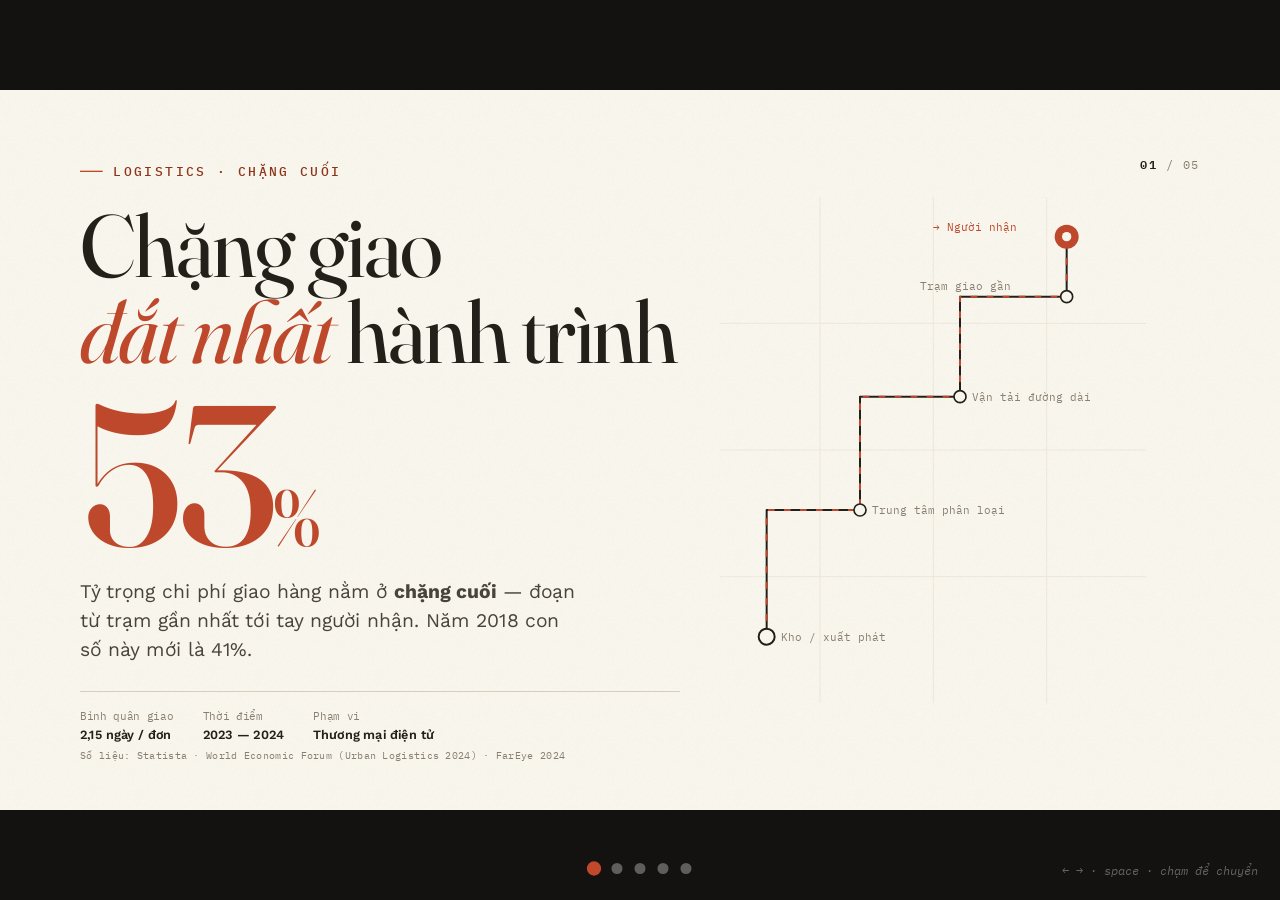
<file: last-mile.html>
<!DOCTYPE html>
<html lang="vi">
<head>
<meta charset="UTF-8" />
<meta name="viewport" content="width=device-width, initial-scale=1.0" />
<title>Chặng cuối — Giải phẫu chặng đắt nhất của logistics</title>
<link rel="preconnect" href="https://fonts.googleapis.com" />
<link rel="preconnect" href="https://fonts.gstatic.com" crossorigin />
<link href="https://fonts.googleapis.com/css2?family=Fraunces:opsz,wght@9..144,300;9..144,400;9..144,500;9..144,600;9..144,700&family=Work+Sans:wght@300;400;500;600;700&family=IBM+Plex+Mono:wght@400;500;600&display=swap" rel="stylesheet" />
<style>
/* ============================================================
   CHẶNG CUỐI — editorial logistics deck
   Fixed 16:9 stage (1920x1080) scaled by JS.
   Style: warm paper, ink, single rust accent. Diagram-first.
   ============================================================ */

:root{
  --paper:      #f4efe4;
  --paper-2:    #fbf8f0;
  --paper-3:    #ece4d3;
  --ink:        #23201a;
  --ink-soft:   #4a453b;
  --muted:      #8a8172;
  --line:       #cabfa8;
  --line-soft:  #ded4bf;
  --accent:     #c0492b;   /* rust / vermilion — the one accent */
  --accent-2:   #8f3418;
  --link:       #3f5f8a;   /* cool counterpoint, used sparingly */
  --good:       #4d6b4a;

  --serif: "Fraunces", Georgia, serif;
  --sans:  "Work Sans", system-ui, sans-serif;
  --mono:  "IBM Plex Mono", ui-monospace, monospace;
}

*{ box-sizing:border-box; margin:0; padding:0; }

html,body{
  width:100%; height:100%;
  background:#141210;
  overflow:hidden;
  font-family:var(--sans);
  color:var(--ink);
  -webkit-font-smoothing:antialiased;
}

/* ---- fixed 16:9 stage ---- */
#stage{
  position:absolute;
  top:50%; left:50%;
  width:1920px; height:1080px;
  transform-origin:center center;
  background:var(--paper);
}

.slide{
  position:absolute; inset:0;
  width:1920px; height:1080px;
  padding:96px 120px;
  opacity:0; visibility:hidden;
  transition:opacity .5s ease;
  overflow:hidden;
}
.slide.active{ opacity:1; visibility:visible; }

/* paper grain (subtle, shared) */
.slide::after{
  content:""; position:absolute; inset:0; pointer-events:none;
  opacity:.35; mix-blend-mode:multiply;
  background-image:url("data:image/svg+xml,%3Csvg xmlns='http://www.w3.org/2000/svg' width='180' height='180'%3E%3Cfilter id='n'%3E%3CfeTurbulence type='fractalNoise' baseFrequency='0.9' numOctaves='2'/%3E%3CfeColorMatrix type='saturate' values='0'/%3E%3C/filter%3E%3Crect width='180' height='180' filter='url(%23n)' opacity='0.28'/%3E%3C/svg%3E");
}

/* ============================================================
   SHARED TYPO HELPERS
   ============================================================ */
.eyebrow{
  font-family:var(--mono);
  font-size:19px; letter-spacing:.24em; text-transform:uppercase;
  color:var(--accent-2); font-weight:500;
  display:flex; align-items:center; gap:16px;
}
.eyebrow::before{
  content:""; width:34px; height:2px; background:var(--accent); display:block;
}
.slide-num{
  position:absolute; top:96px; right:120px;
  font-family:var(--mono); font-size:18px; letter-spacing:.1em;
  color:var(--muted);
}
.slide-num b{ color:var(--ink); font-weight:600; }
.source-tag{
  position:absolute; left:120px; bottom:70px;
  font-family:var(--mono); font-size:15px; letter-spacing:.03em;
  color:var(--muted); max-width:1300px; line-height:1.5;
}
.kicker{
  font-family:var(--mono); font-size:15px; letter-spacing:.06em;
  color:var(--muted);
}

/* ============================================================
   SLIDE 1 — COVER
   ============================================================ */
#s1{ background:var(--paper-2); }
.cover-grid{
  display:grid; grid-template-columns:1fr 720px;
  gap:60px; height:100%; align-items:center;
}
.cover-left{ padding-top:8px; }
.cover-title{
  font-family:var(--serif); font-weight:400;
  font-size:132px; line-height:.98; letter-spacing:-.02em;
  margin:34px 0 0;
}
.cover-title em{ font-style:italic; color:var(--accent); }
.big-stat{
  font-family:var(--serif); font-weight:500;
  font-size:300px; line-height:.86; letter-spacing:-.03em;
  color:var(--accent); margin-top:20px;
}
.cover-sub{
  font-size:29px; line-height:1.5; color:var(--ink-soft);
  max-width:760px; margin-top:26px;
}
.cover-rule{ height:1px; background:var(--line); margin:40px 0 26px; }
.cover-meta{
  display:flex; gap:44px; font-family:var(--mono); font-size:16px; color:var(--muted);
}
.cover-meta b{ display:block; color:var(--ink); font-family:var(--sans); font-weight:600; font-size:19px; letter-spacing:0; margin-top:6px; }
.cover-art{ position:relative; height:760px; }

/* ============================================================
   SLIDE 2 — SUPPLY CHAIN DIAGRAM
   ============================================================ */
#s2{ background:var(--paper); }
.s2-head{ display:flex; justify-content:space-between; align-items:flex-end; }
.s2-title{
  font-family:var(--serif); font-weight:400; font-size:64px;
  letter-spacing:-.015em; margin-top:20px; line-height:1.05;
}
.s2-lede{ font-size:22px; color:var(--ink-soft); max-width:560px; text-align:right; line-height:1.5; }
.chain-wrap{ margin-top:22px; }
.legend{
  display:flex; gap:44px; margin-top:6px; padding-left:6px;
  font-family:var(--mono); font-size:15px; color:var(--muted);
}
.legend span{ display:flex; align-items:center; gap:10px; }
.legend i{ width:16px; height:16px; border-radius:3px; display:block; border:1.5px solid var(--line); background:var(--paper-2); }
.legend i.acc{ border-color:var(--accent); background:rgba(192,73,43,.12); }

/* ============================================================
   SLIDE 3 — COST ANATOMY
   ============================================================ */
#s3{ background:var(--paper-2); }
.s3-grid{
  display:grid; grid-template-columns:640px 1fr; gap:90px;
  margin-top:34px; align-items:start;
}
.panel-label{
  font-family:var(--mono); font-size:16px; letter-spacing:.14em;
  text-transform:uppercase; color:var(--muted); margin-bottom:20px;
}
.trend{ margin-top:6px; }
.bar-row{ margin-bottom:30px; }
.bar-meta{ display:flex; justify-content:space-between; align-items:baseline; margin-bottom:9px; }
.bar-meta .k{ font-size:18px; font-weight:600; color:var(--ink-soft); }
.bar-meta .v{ font-family:var(--mono); font-size:26px; font-weight:600; color:var(--ink); }
.bar-track{ height:34px; background:var(--paper-3); border-radius:3px; position:relative; overflow:hidden; }
.bar-fill{ height:100%; background:var(--ink); border-radius:3px; }
.bar-fill.acc{ background:var(--accent); }
.delta{
  display:inline-flex; align-items:center; gap:9px; margin-top:14px;
  font-family:var(--mono); font-size:18px; color:var(--accent-2); font-weight:600;
}
.delta::before{ content:"▲"; font-size:14px; }
.anat-head{ font-family:var(--serif); font-size:40px; font-weight:400; letter-spacing:-.01em; margin-bottom:8px; }
.anat-lede{ font-size:20px; color:var(--ink-soft); line-height:1.5; max-width:840px; margin-bottom:30px; }
.stat-cards{ display:grid; grid-template-columns:1fr 1fr; gap:26px; }
.stat-card{
  border:1.5px solid var(--line); border-radius:8px; background:var(--paper);
  padding:30px 30px 26px;
}
.stat-card .n{ font-family:var(--serif); font-size:76px; font-weight:500; line-height:1; letter-spacing:-.02em; }
.stat-card .n.acc{ color:var(--accent); }
.stat-card .t{ font-size:19px; line-height:1.45; color:var(--ink-soft); margin-top:14px; }
.stat-card .src{ font-family:var(--mono); font-size:13px; color:var(--muted); margin-top:16px; }

/* ============================================================
   SLIDE 4 — LEVERS
   ============================================================ */
#s4{ background:var(--paper); }
.problem-strip{
  display:flex; align-items:center; justify-content:space-between;
  border:1.5px dashed var(--line); border-radius:8px;
  padding:22px 34px; margin-top:26px; background:rgba(192,73,43,.04);
}
.problem-strip .pt{ font-size:21px; color:var(--ink-soft); line-height:1.4; max-width:1180px; }
.problem-strip .pt b{ color:var(--ink); }
.problem-strip .pn{ font-family:var(--serif); font-size:60px; font-weight:500; color:var(--accent); line-height:1; white-space:nowrap; }
.levers{ display:grid; grid-template-columns:repeat(3,1fr); gap:30px; margin-top:34px; }
.lever{
  border-top:3px solid var(--ink); padding-top:26px; position:relative;
}
.lever .idx{ font-family:var(--mono); font-size:16px; color:var(--muted); letter-spacing:.1em; }
.lever h3{ font-family:var(--serif); font-size:36px; font-weight:400; letter-spacing:-.01em; margin:12px 0 14px; line-height:1.08; }
.lever p{ font-size:19px; line-height:1.5; color:var(--ink-soft); min-height:88px; }
.lever .impact{ margin-top:22px; }
.lever .impact .v{ font-family:var(--serif); font-size:56px; font-weight:500; color:var(--accent); line-height:1; }
.lever .impact .l{ font-family:var(--mono); font-size:15px; color:var(--muted); margin-top:8px; letter-spacing:.02em; }
.lever .impact-bar{ height:10px; background:var(--paper-3); border-radius:2px; margin-top:16px; overflow:hidden; }
.lever .impact-bar i{ display:block; height:100%; background:var(--accent); border-radius:2px; }

/* ============================================================
   SLIDE 5 — TAKEAWAY
   ============================================================ */
#s5{ background:var(--ink); color:var(--paper); }
#s5::after{ opacity:.2; }
.take-grid{ display:grid; grid-template-columns:1fr 560px; gap:100px; height:100%; align-items:center; }
.take-quote{
  font-family:var(--serif); font-size:76px; font-weight:300; line-height:1.12;
  letter-spacing:-.02em;
}
.take-quote em{ font-style:italic; color:#e08a63; }
.take-note{ margin-top:44px; font-size:21px; line-height:1.6; color:#c9c1b2; max-width:900px; }
.sources-list{ border-left:1px solid #46413a; padding-left:34px; }
.sources-list .h{ font-family:var(--mono); font-size:16px; letter-spacing:.16em; text-transform:uppercase; color:#8f887a; margin-bottom:24px; }
.sources-list ul{ list-style:none; }
.sources-list li{ font-size:16px; line-height:1.5; color:#b7afa0; padding:11px 0; border-bottom:1px solid #3a352e; font-family:var(--mono); }
.sources-list li b{ color:var(--paper); font-weight:500; }

/* ============================================================
   NAV
   ============================================================ */
#nav{ position:fixed; left:50%; bottom:26px; transform:translateX(-50%); display:flex; gap:12px; z-index:50; }
#nav button{
  width:11px; height:11px; border-radius:50%; border:none; cursor:pointer;
  background:rgba(255,255,255,.32); transition:all .25s;
}
#nav button.on{ background:#c0492b; transform:scale(1.3); }
#hint{ position:fixed; right:22px; bottom:22px; font-family:var(--mono); font-size:12px; color:rgba(255,255,255,.35); z-index:50; }
</style>
</head>
<body>
<div id="stage">

  <!-- ============================================================
       SLIDE 1 — COVER
       ============================================================ -->
  <section class="slide active" id="s1">
    <div class="slide-num"><b>01</b> / 05</div>
    <div class="cover-grid">
      <div class="cover-left">
        <div class="eyebrow">Logistics · Chặng cuối</div>
        <h1 class="cover-title">Chặng giao<br><em>đắt nhất</em> hành trình</h1>
        <div class="big-stat">53<span style="font-size:120px">%</span></div>
        <div class="cover-sub">Tỷ trọng chi phí giao hàng nằm ở <b>chặng cuối</b> — đoạn từ trạm gần nhất tới tay người nhận. Năm 2018 con số này mới là 41%.</div>
        <div class="cover-rule"></div>
        <div class="cover-meta">
          <div>Bình quân giao<b>2,15 ngày / đơn</b></div>
          <div>Thời điểm<b>2023 — 2024</b></div>
          <div>Phạm vi<b>Thương mại điện tử</b></div>
        </div>
      </div>

      <div class="cover-art">
        <!-- route polyline motif -->
        <svg viewBox="0 0 640 760" width="640" height="760" fill="none">
          <!-- faint grid -->
          <g stroke="#ded4bf" stroke-width="1" opacity=".55">
            <line x1="0" y1="190" x2="640" y2="190"/>
            <line x1="0" y1="380" x2="640" y2="380"/>
            <line x1="0" y1="570" x2="640" y2="570"/>
            <line x1="150" y1="0" x2="150" y2="760"/>
            <line x1="320" y1="0" x2="320" y2="760"/>
            <line x1="490" y1="0" x2="490" y2="760"/>
          </g>
          <!-- the route -->
          <path d="M70 660 L70 470 L210 470 L210 300 L360 300 L360 150 L520 150 L520 60"
                stroke="#23201a" stroke-width="3" stroke-linejoin="round" stroke-linecap="round"/>
          <path d="M70 660 L70 470 L210 470 L210 300 L360 300 L360 150 L520 150 L520 60"
                stroke="#c0492b" stroke-width="3" stroke-dasharray="10 14" stroke-linejoin="round"/>
          <!-- stops -->
          <g>
            <circle cx="70"  cy="660" r="12" fill="#fbf8f0" stroke="#23201a" stroke-width="3"/>
            <circle cx="210" cy="470" r="9"  fill="#fbf8f0" stroke="#23201a" stroke-width="2.5"/>
            <circle cx="360" cy="300" r="9"  fill="#fbf8f0" stroke="#23201a" stroke-width="2.5"/>
            <circle cx="520" cy="150" r="9"  fill="#fbf8f0" stroke="#23201a" stroke-width="2.5"/>
            <circle cx="520" cy="60"  r="18" fill="#c0492b"/>
            <circle cx="520" cy="60"  r="7"  fill="#fbf8f0"/>
          </g>
          <!-- labels -->
          <g font-family="IBM Plex Mono, monospace" font-size="17" fill="#8a8172">
            <text x="92" y="666">Kho / xuất phát</text>
            <text x="228" y="476">Trung tâm phân loại</text>
            <text x="378" y="306">Vận tải đường dài</text>
            <text x="300" y="140">Trạm giao gần</text>
            <text x="320" y="52" fill="#c0492b">→ Người nhận</text>
          </g>
        </svg>
      </div>
    </div>
    <div class="source-tag">Số liệu: Statista · World Economic Forum (Urban Logistics 2024) · FarEye 2024</div>
  </section>

  <!-- ============================================================
       SLIDE 2 — SUPPLY CHAIN DIAGRAM
       ============================================================ -->
  <section class="slide" id="s2">
    <div class="slide-num"><b>02</b> / 05</div>
    <div class="s2-head">
      <div>
        <div class="eyebrow">Bản đồ hành trình</div>
        <h2 class="s2-title">Một kiện hàng đi qua 7 chặng</h2>
      </div>
      <p class="s2-lede">Sáu chặng đầu chủ yếu là <b>vận tải lô lớn</b> — rẻ trên mỗi đơn vị. Chặng thứ bảy, tới từng nhà, mới là nơi chi phí tích tụ.</p>
    </div>

    <div class="chain-wrap">
      <svg viewBox="0 0 1700 380" width="1680" height="375" fill="none">
        <defs>
          <marker id="arw" viewBox="0 0 10 10" refX="9" refY="5" markerWidth="7" markerHeight="7" orient="auto-start-reverse">
            <path d="M0 0 L10 5 L0 10 z" fill="#23201a"/>
          </marker>
          <marker id="arwA" viewBox="0 0 10 10" refX="9" refY="5" markerWidth="7" markerHeight="7" orient="auto-start-reverse">
            <path d="M0 0 L10 5 L0 10 z" fill="#c0492b"/>
          </marker>
        </defs>

        <!-- connectors (orthogonal, straight — all share baseline y=176) -->
        <g stroke="#23201a" stroke-width="2.4" marker-end="url(#arw)">
          <line x1="226" y1="176" x2="266" y2="176"/>
          <line x1="466" y1="176" x2="506" y2="176"/>
          <line x1="706" y1="176" x2="746" y2="176"/>
          <line x1="946" y1="176" x2="986" y2="176"/>
          <line x1="1186" y1="176" x2="1226" y2="176"/>
          <line x1="1426" y1="176" x2="1466" y2="176" stroke="#c0492b" marker-end="url(#arwA)"/>
        </g>

        <!-- nodes -->
        <g font-family="Work Sans, sans-serif">
          <!-- 1 -->
          <g>
            <rect x="30" y="128" width="196" height="96" rx="7" fill="#fbf8f0" stroke="#cabfa8" stroke-width="1.6"/>
            <text x="52" y="160" font-family="IBM Plex Mono, monospace" font-size="15" fill="#8a8172">01</text>
            <text x="52" y="190" font-size="23" font-weight="600" fill="#23201a">Đặt hàng</text>
            <text x="52" y="212" font-family="IBM Plex Mono, monospace" font-size="14" fill="#8a8172">order capture</text>
          </g>
          <!-- 2 -->
          <g>
            <rect x="270" y="128" width="196" height="96" rx="7" fill="#fbf8f0" stroke="#cabfa8" stroke-width="1.6"/>
            <text x="292" y="160" font-family="IBM Plex Mono, monospace" font-size="15" fill="#8a8172">02</text>
            <text x="292" y="190" font-size="23" font-weight="600" fill="#23201a">Kho &amp; đóng gói</text>
            <text x="292" y="212" font-family="IBM Plex Mono, monospace" font-size="14" fill="#8a8172">pick &amp; pack</text>
          </g>
          <!-- 3 -->
          <g>
            <rect x="510" y="128" width="196" height="96" rx="7" fill="#fbf8f0" stroke="#cabfa8" stroke-width="1.6"/>
            <text x="532" y="160" font-family="IBM Plex Mono, monospace" font-size="15" fill="#8a8172">03</text>
            <text x="532" y="190" font-size="23" font-weight="600" fill="#23201a">Phân loại</text>
            <text x="532" y="212" font-family="IBM Plex Mono, monospace" font-size="14" fill="#8a8172">sortation hub</text>
          </g>
          <!-- 4 -->
          <g>
            <rect x="750" y="128" width="196" height="96" rx="7" fill="#fbf8f0" stroke="#cabfa8" stroke-width="1.6"/>
            <text x="772" y="160" font-family="IBM Plex Mono, monospace" font-size="15" fill="#8a8172">04</text>
            <text x="772" y="190" font-size="23" font-weight="600" fill="#23201a">Trung chuyển</text>
            <text x="772" y="212" font-family="IBM Plex Mono, monospace" font-size="14" fill="#8a8172">line haul</text>
          </g>
          <!-- 5 -->
          <g>
            <rect x="990" y="128" width="196" height="96" rx="7" fill="#fbf8f0" stroke="#cabfa8" stroke-width="1.6"/>
            <text x="1012" y="160" font-family="IBM Plex Mono, monospace" font-size="15" fill="#8a8172">05</text>
            <text x="1012" y="190" font-size="23" font-weight="600" fill="#23201a">Trạm gần</text>
            <text x="1012" y="212" font-family="IBM Plex Mono, monospace" font-size="14" fill="#8a8172">delivery station</text>
          </g>
          <!-- 6 — ACCENT -->
          <g>
            <rect x="1230" y="128" width="196" height="96" rx="7" fill="rgba(192,73,43,.11)" stroke="#c0492b" stroke-width="2.4"/>
            <text x="1252" y="160" font-family="IBM Plex Mono, monospace" font-size="15" fill="#8f3418">06</text>
            <text x="1252" y="190" font-size="23" font-weight="600" fill="#c0492b">Giao chặng cuối</text>
            <text x="1252" y="212" font-family="IBM Plex Mono, monospace" font-size="14" fill="#8f3418">last mile</text>
          </g>
          <!-- 7 — ACCENT -->
          <g>
            <rect x="1470" y="128" width="196" height="96" rx="7" fill="rgba(192,73,43,.11)" stroke="#c0492b" stroke-width="2.4"/>
            <text x="1492" y="160" font-family="IBM Plex Mono, monospace" font-size="15" fill="#8f3418">07</text>
            <text x="1492" y="190" font-size="23" font-weight="600" fill="#c0492b">Người nhận</text>
            <text x="1492" y="212" font-family="IBM Plex Mono, monospace" font-size="14" fill="#8f3418">final recipient</text>
          </g>
        </g>

        <!-- cost accumulation strip under nodes -->
        <g>
          <rect x="30" y="268" width="956" height="52" rx="5" fill="#ece4d3"/>
          <text x="52" y="300" font-family="IBM Plex Mono, monospace" font-size="17" fill="#4a453b">Vận tải lô lớn — chi phí thấp trên mỗi đơn vị</text>
          <rect x="990" y="268" width="676" height="52" rx="5" fill="rgba(192,73,43,.16)"/>
          <text x="1012" y="300" font-family="IBM Plex Mono, monospace" font-size="17" fill="#8f3418">Chia nhỏ &amp; giao từng điểm — chi phí tích tụ tại đây</text>
        </g>
      </svg>

      <div class="legend">
        <span><i></i> Chặng vận tải lô lớn</span>
        <span><i class="acc"></i> Chặng giao tới từng khách hàng</span>
        <span><i style="border:0;background:transparent;font-family:IBM Plex Mono,monospace;color:#8a8172">7 chặng · 1 đơn hàng</span>
      </div>
    </div>
    <div class="source-tag">Sơ đồ: tổng hợp quy trình chuỗi cung ứng thương mại điện tử tiêu chuẩn.</div>
  </section>

  <!-- ============================================================
       SLIDE 3 — COST ANATOMY
       ============================================================ -->
  <section class="slide" id="s3">
    <div class="slide-num"><b>03</b> / 05</div>
    <div class="eyebrow">Giải phẫu chi phí</div>
    <h2 class="s2-title">Vì sao chặng cuối chiếm hơn nửa</h2>

    <div class="s3-grid">
      <!-- LEFT: trend bars -->
      <div>
        <div class="panel-label">Tỷ trọng chặng cuối / tổng chi phí giao</div>
        <div class="trend">
          <div class="bar-row">
            <div class="bar-meta"><span class="k">Năm 2018</span><span class="v">41%</span></div>
            <div class="bar-track"><div class="bar-fill" style="width:41%"></div></div>
          </div>
          <div class="bar-row">
            <div class="bar-meta"><span class="k">Năm 2023</span><span class="v" style="color:var(--accent)">53%</span></div>
            <div class="bar-track"><div class="bar-fill acc" style="width:53%"></div></div>
          </div>
          <div class="delta">+12 điểm phần trăm trong 5 năm</div>
        </div>
        <div style="margin-top:52px" class="panel-label">Nhân công trong chi phí chặng cuối</div>
        <div class="bar-row">
          <div class="bar-meta"><span class="k">Tỷ trọng lao động</span><span class="v" style="color:var(--accent)">58%</span></div>
          <div class="bar-track"><div class="bar-fill acc" style="width:58%"></div></div>
        </div>
        <div class="delta" style="color:var(--ink-soft)">Tăng mạnh so với mức ~36% những năm trước</div>
      </div>

      <!-- RIGHT: explanation cards -->
      <div>
        <div class="anat-head">Chi phí không nằm ở quãng đường — nó nằm ở <span style="color:var(--accent)">số điểm dừng</span>.</div>
        <p class="anat-lede">Một xe tải đường dài chở hàng nghìn kiện trong một chuyến. Một shipper chặng cuối chỉ mang vài chục kiện, dừng hàng chục lần, mỗi điểm là một lần tìm địa chỉ, gọi điện, chờ đợi.</p>
        <div class="stat-cards">
          <div class="stat-card">
            <div class="n acc">20%</div>
            <div class="t">Tỷ lệ đơn giao <b>thất bại ngay lần đầu</b> — phần lớn vì khách không có nhà.</div>
            <div class="src">Sendcloud</div>
          </div>
          <div class="stat-card">
            <div class="n">2,15</div>
            <div class="t">Số ngày giao trung bình mỗi đơn (2023), giảm từ 2,36 ngày năm 2022.</div>
            <div class="src">World Economic Forum</div>
          </div>
          <div class="stat-card">
            <div class="n acc">68%</div>
            <div class="t">Người mua nói <b>khung giờ giao càng hẹp càng tốt</b> — càng khó cho người vận hành.</div>
            <div class="src">World Economic Forum</div>
          </div>
          <div class="stat-card">
            <div class="n">66%</div>
            <div class="t">Người mua <b>rời bỏ giỏ hàng</b> vì phí vận chuyển cao.</div>
            <div class="src">ShipStation</div>
          </div>
        </div>
      </div>
    </div>
    <div class="source-tag">Nguồn: Statista · WEF Urban Logistics 2024 · FarEye 2024 · Sendcloud · ShipStation</div>
  </section>

  <!-- ============================================================
       SLIDE 4 — LEVERS
       ============================================================ -->
  <section class="slide" id="s4">
    <div class="slide-num"><b>04</b> / 05</div>
    <div class="s2-head">
      <div>
        <div class="eyebrow">Đòn bẩy</div>
        <h2 class="s2-title">Ba cách cắt chi phí chặng cuối</h2>
      </div>
      <p class="s2-lede">Vấn đề không phải giao nhanh hơn, mà là <b>giao ít lần hơn</b> — gom điểm đến lại.</p>
    </div>

    <div class="problem-strip">
      <div class="pt">Đơn giao thất bại buộc phải <b>giao lại</b>: mỗi lần là một chuyến xe, một lần leo cầu thang, một cuộc gọi. Ở Đức và Anh, điều này tiêu tốn hàng trăm nghìn euro mỗi năm cho riêng một nhà bán lẻ cỡ trung.</div>
      <div class="pn">£68k<br><span style="font-size:30px">/ năm · 2022</span></div>
    </div>

    <div class="levers">
      <div class="lever">
        <div class="idx">ĐÒN 01</div>
        <h3>Điểm nhận hàng chung<br>(PUDO)</h3>
        <p>Giao về cửa hàng, tủ khóa, điểm gửi hàng thay vì từng nhà. Nhiều đơn hội tụ về một tọa độ duy nhất.</p>
        <div class="impact">
          <div class="v">−15%</div>
          <div class="l">số chuyến xe · và −15% chi phí</div>
          <div class="impact-bar"><i style="width:15%"></i></div>
        </div>
      </div>
      <div class="lever">
        <div class="idx">ĐÒN 02</div>
        <h3>Xe nhỏ &amp; thương<br>hiệu dùng chung</h3>
        <p>Xe tải nhỏ, xe đạp điện, gom chung nhãn hàng để tăng độ lấp đầy mỗi chuyến trong khu vực đô thị.</p>
        <div class="impact">
          <div class="v">−51%</div>
          <div class="l">tổng chi phí · −30% số hành trình</div>
          <div class="impact-bar"><i style="width:51%"></i></div>
        </div>
      </div>
      <div class="lever">
        <div class="idx">ĐÒN 03</div>
        <h3>Hẹn giờ<br>&amp; theo dõi thời gian thực</h3>
        <p>Cho khách chọn khung giờ và theo dõi trực tiếp, giảm mạnh giao thất bại lần đầu.</p>
        <div class="impact">
          <div class="v">20%→</div>
          <div class="l">giảm tỷ lệ giao lại lần đầu</div>
          <div class="impact-bar"><i style="width:30%"></i></div>
        </div>
      </div>
    </div>
    <div class="source-tag">Nguồn: World Economic Forum (Urban Logistics 2024) · Sendcloud. Số liệu minh hoạ cho tác động điển hình.</div>
  </section>

  <!-- ============================================================
       SLIDE 5 — TAKEAWAY
       ============================================================ -->
  <section class="slide" id="s5">
    <div class="slide-num" style="color:#8f887a"><b style="color:#fbf8f0">05</b> / 05</div>
    <div class="take-grid">
      <div>
        <div class="eyebrow" style="color:#e08a63">Kết luận</div>
        <div class="take-quote" style="margin-top:30px">Tối ưu chặng cuối không phải là chạy nhanh hơn, mà là <em>tới đúng điểm hội tụ</em>.</div>
        <p class="take-note">Chi phí của chặng cuối tỷ lệ thuận với số điểm dừng, không phải số km. Mọi đòn bẩy thật sự đều làm giảm số lần giao: gom điểm nhận, gom chuyến, và hẹn đúng lúc người nhận có nhà.</p>
      </div>
      <div class="sources-list">
        <div class="h">Nguồn</div>
        <ul>
          <li><b>World Economic Forum</b> — Urban Logistics, 2024</li>
          <li><b>Statista</b> — Last-mile cost share of total shipping</li>
          <li><b>FarEye</b> — Last-mile logistics report, 2024</li>
          <li><b>Sendcloud</b> — Failed delivery &amp; out-of-home research</li>
          <li><b>ShipStation</b> — E-commerce shipping survey</li>
        </ul>
      </div>
    </div>
  </section>

</div>

<div id="nav"></div>
<div id="hint">← → · space · chạm để chuyển</div>

<script>
/* ---------- fixed 16:9 stage scaling (frontend-slides) ---------- */
const stage = document.getElementById('stage');
function fit(){
  const s = Math.min(window.innerWidth/1920, window.innerHeight/1080);
  stage.style.transform = `translate(-50%,-50%) scale(${s})`;
}
window.addEventListener('resize', fit); fit();

/* ---------- slide navigation ---------- */
const slides = [...document.querySelectorAll('.slide')];
let cur = 0;
const nav = document.getElementById('nav');
slides.forEach((_,i)=>{
  const b = document.createElement('button');
  b.onclick = ()=>go(i);
  nav.appendChild(b);
});
const dots = [...nav.children];
function go(i){
  cur = (i+slides.length)%slides.length;
  slides.forEach((s,k)=>s.classList.toggle('active', k===cur));
  dots.forEach((d,k)=>d.classList.toggle('on', k===cur));
}
go(0);

document.addEventListener('keydown', e=>{
  if(['ArrowRight','ArrowDown',' ','PageDown'].includes(e.key)){ e.preventDefault(); go(cur+1); }
  if(['ArrowLeft','ArrowUp','PageUp'].includes(e.key)){ e.preventDefault(); go(cur-1); }
});
let sx=null;
addEventListener('touchstart',e=>sx=e.touches[0].clientX);
addEventListener('touchend',e=>{
  if(sx===null) return;
  const dx = e.changedTouches[0].clientX - sx;
  if(Math.abs(dx)>40) go(cur + (dx<0?1:-1));
  sx=null;
});
addEventListener('click', e=>{ if(e.target.closest('#nav')) return; });
</script>
</body>
</html>
</file>
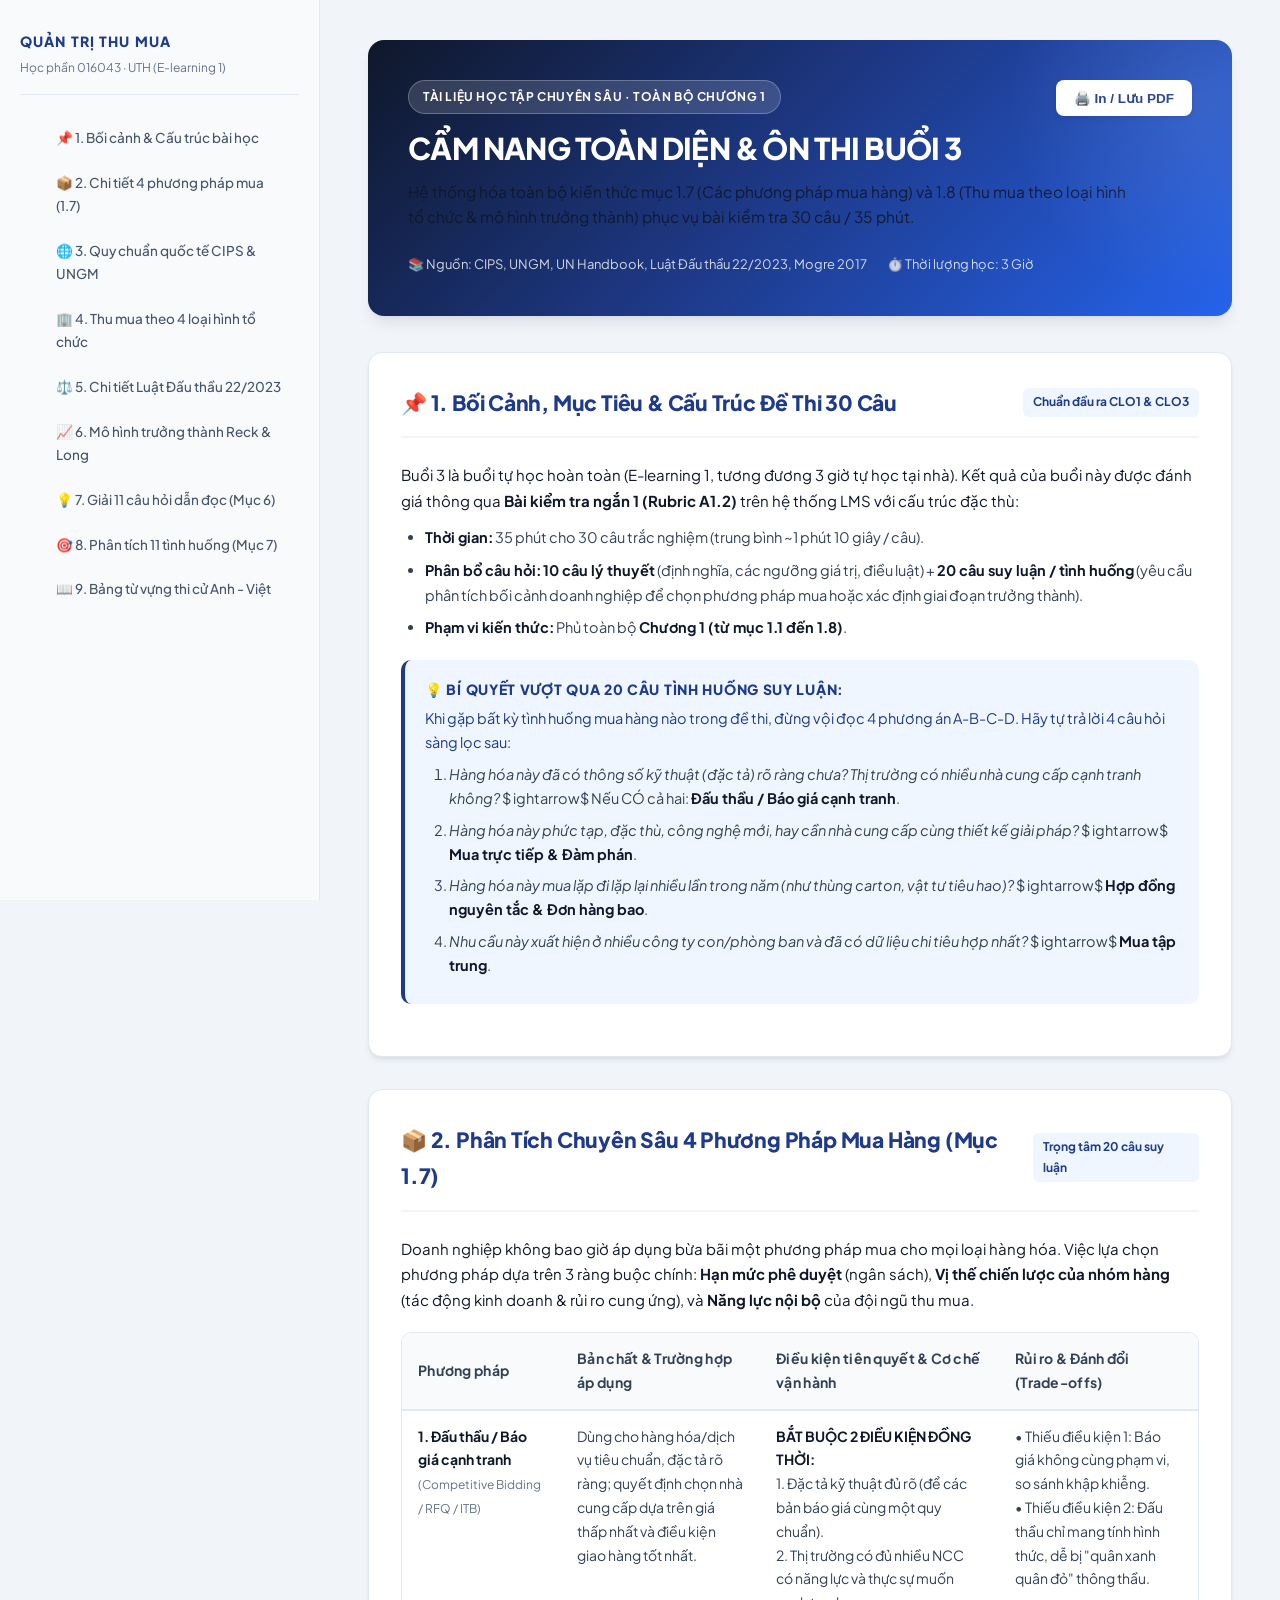
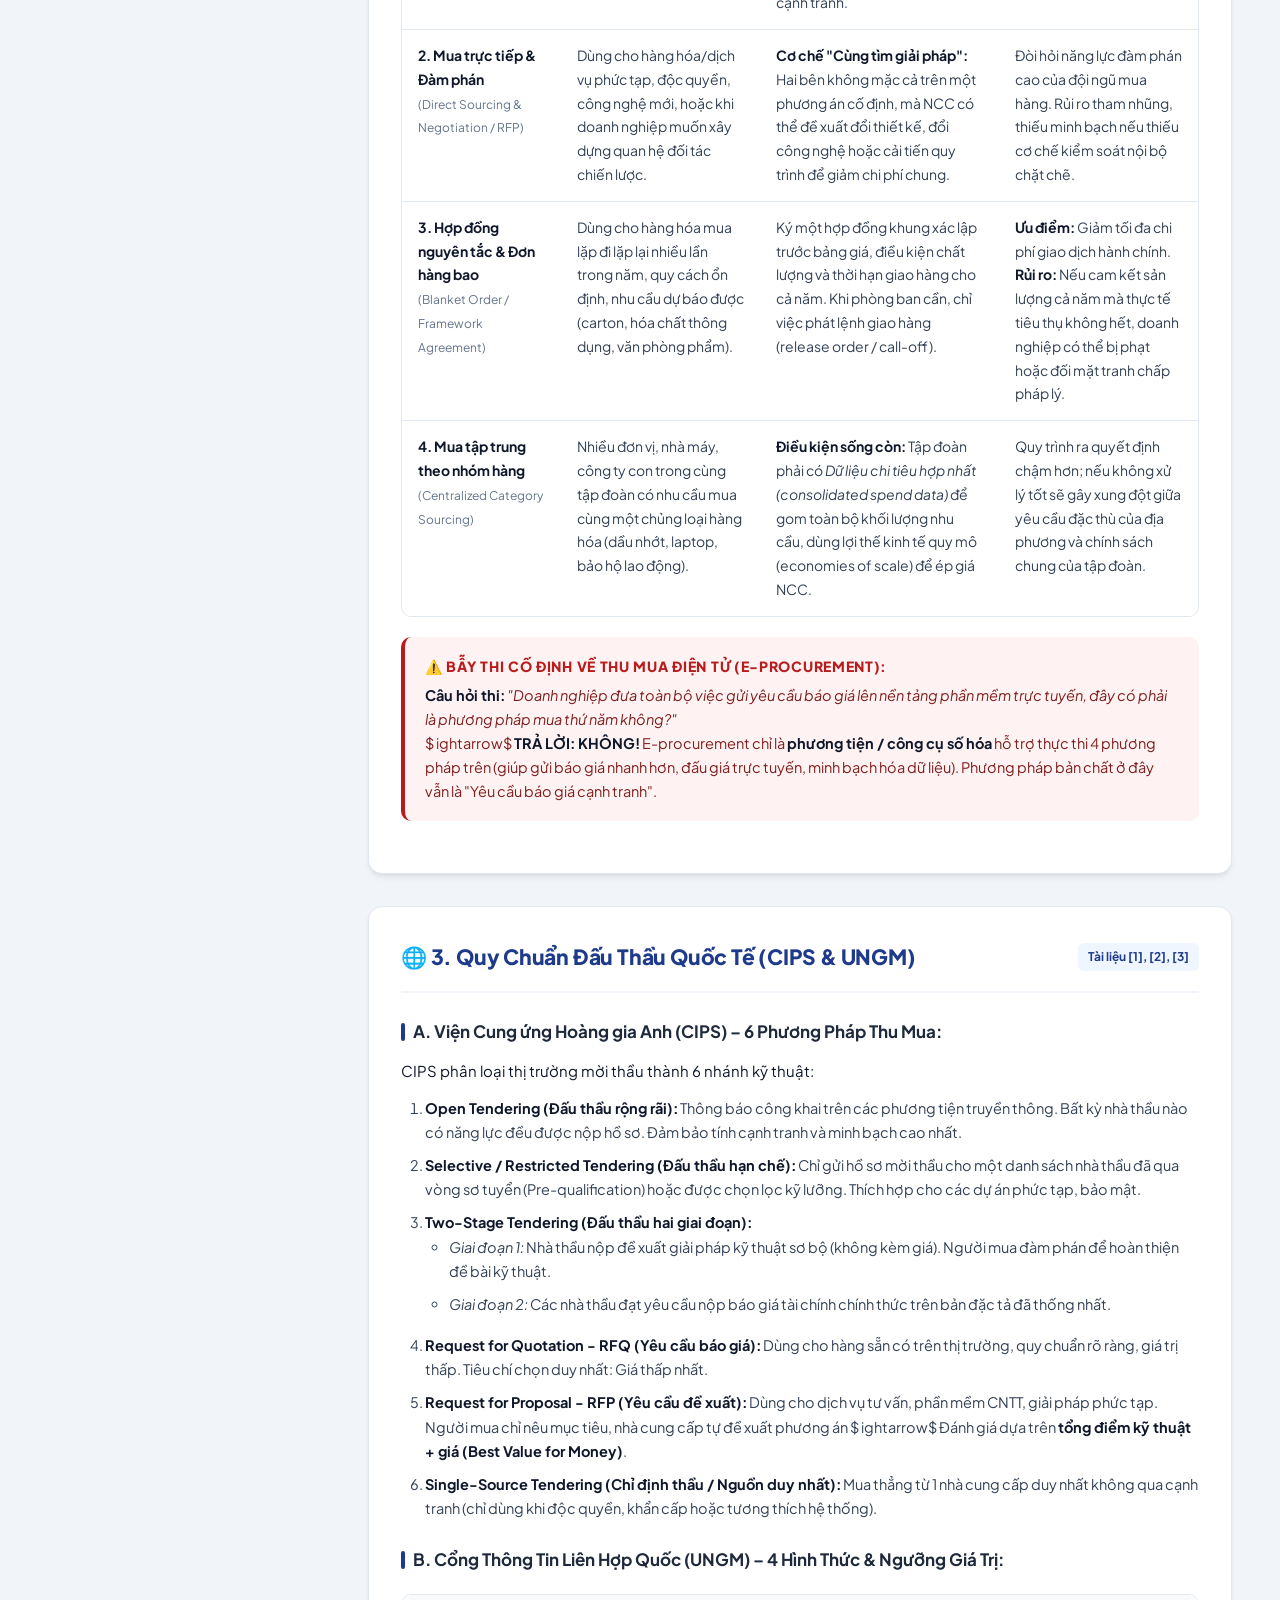
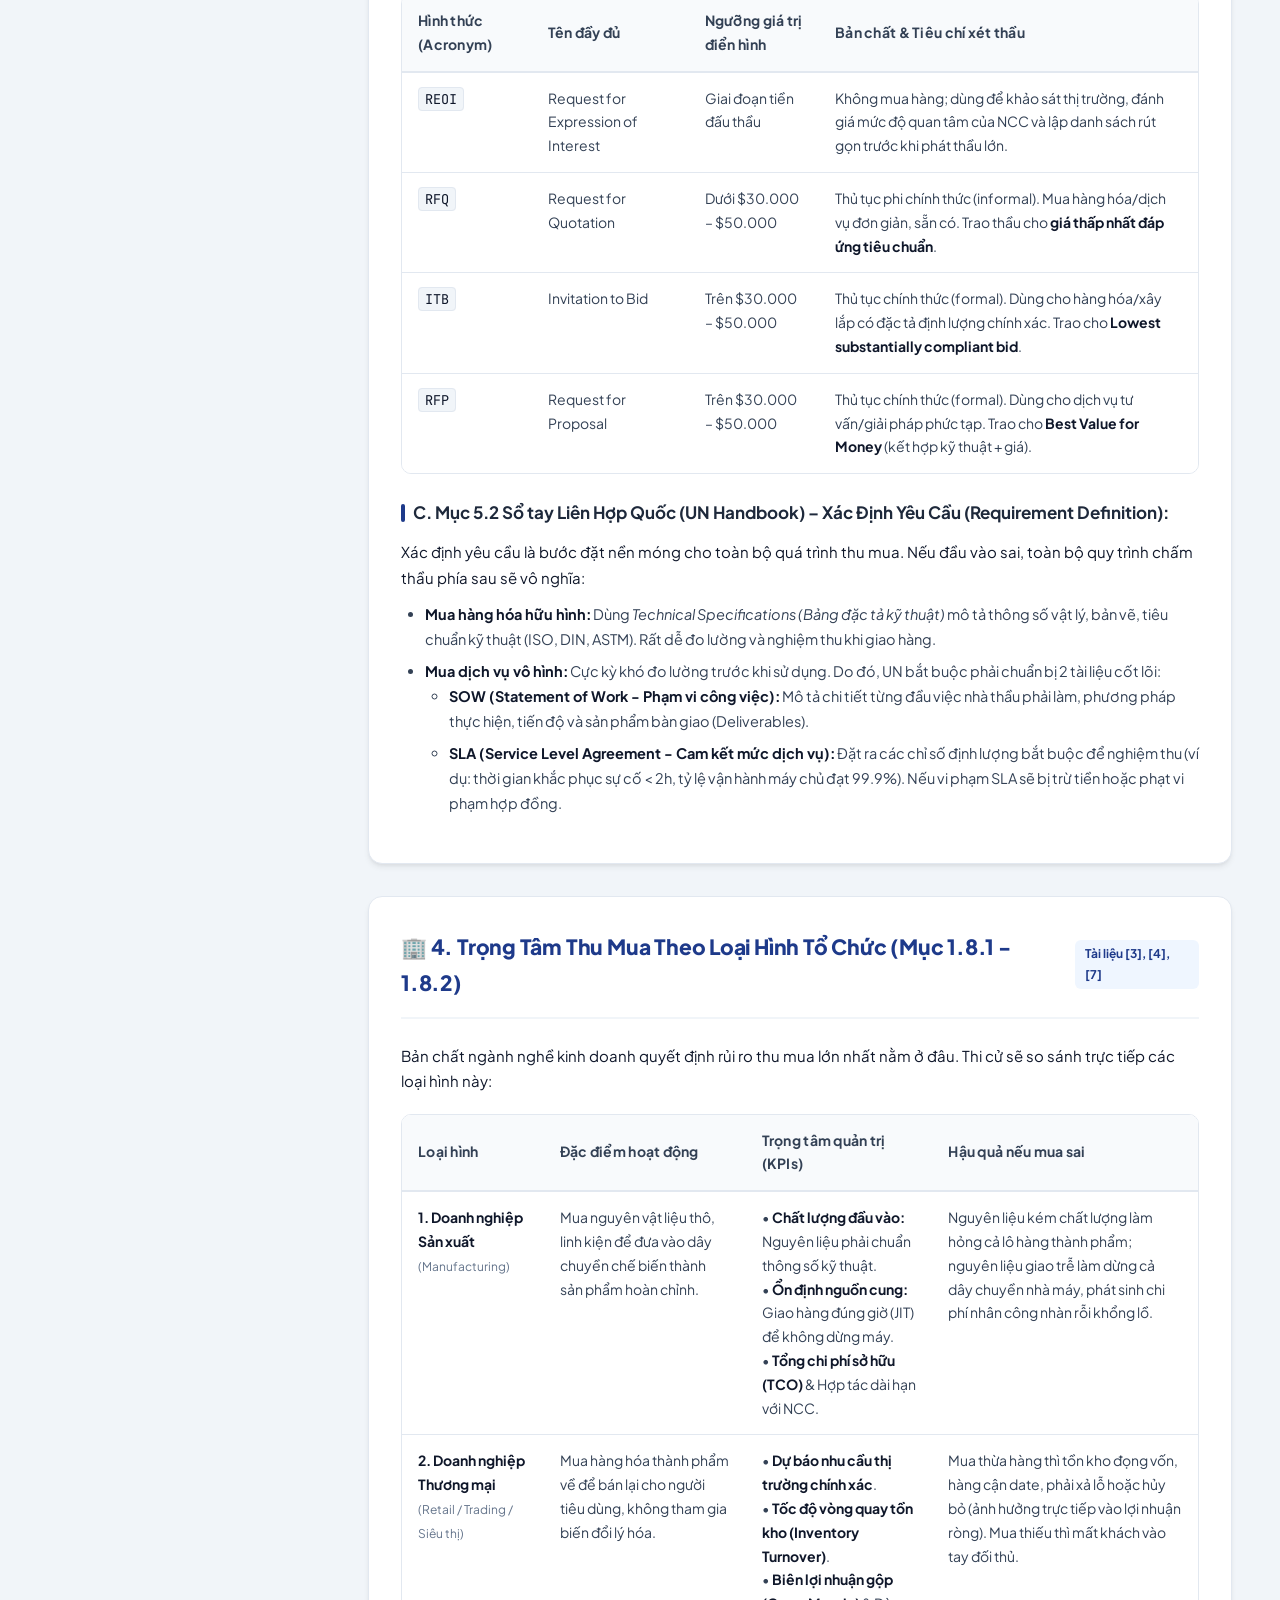
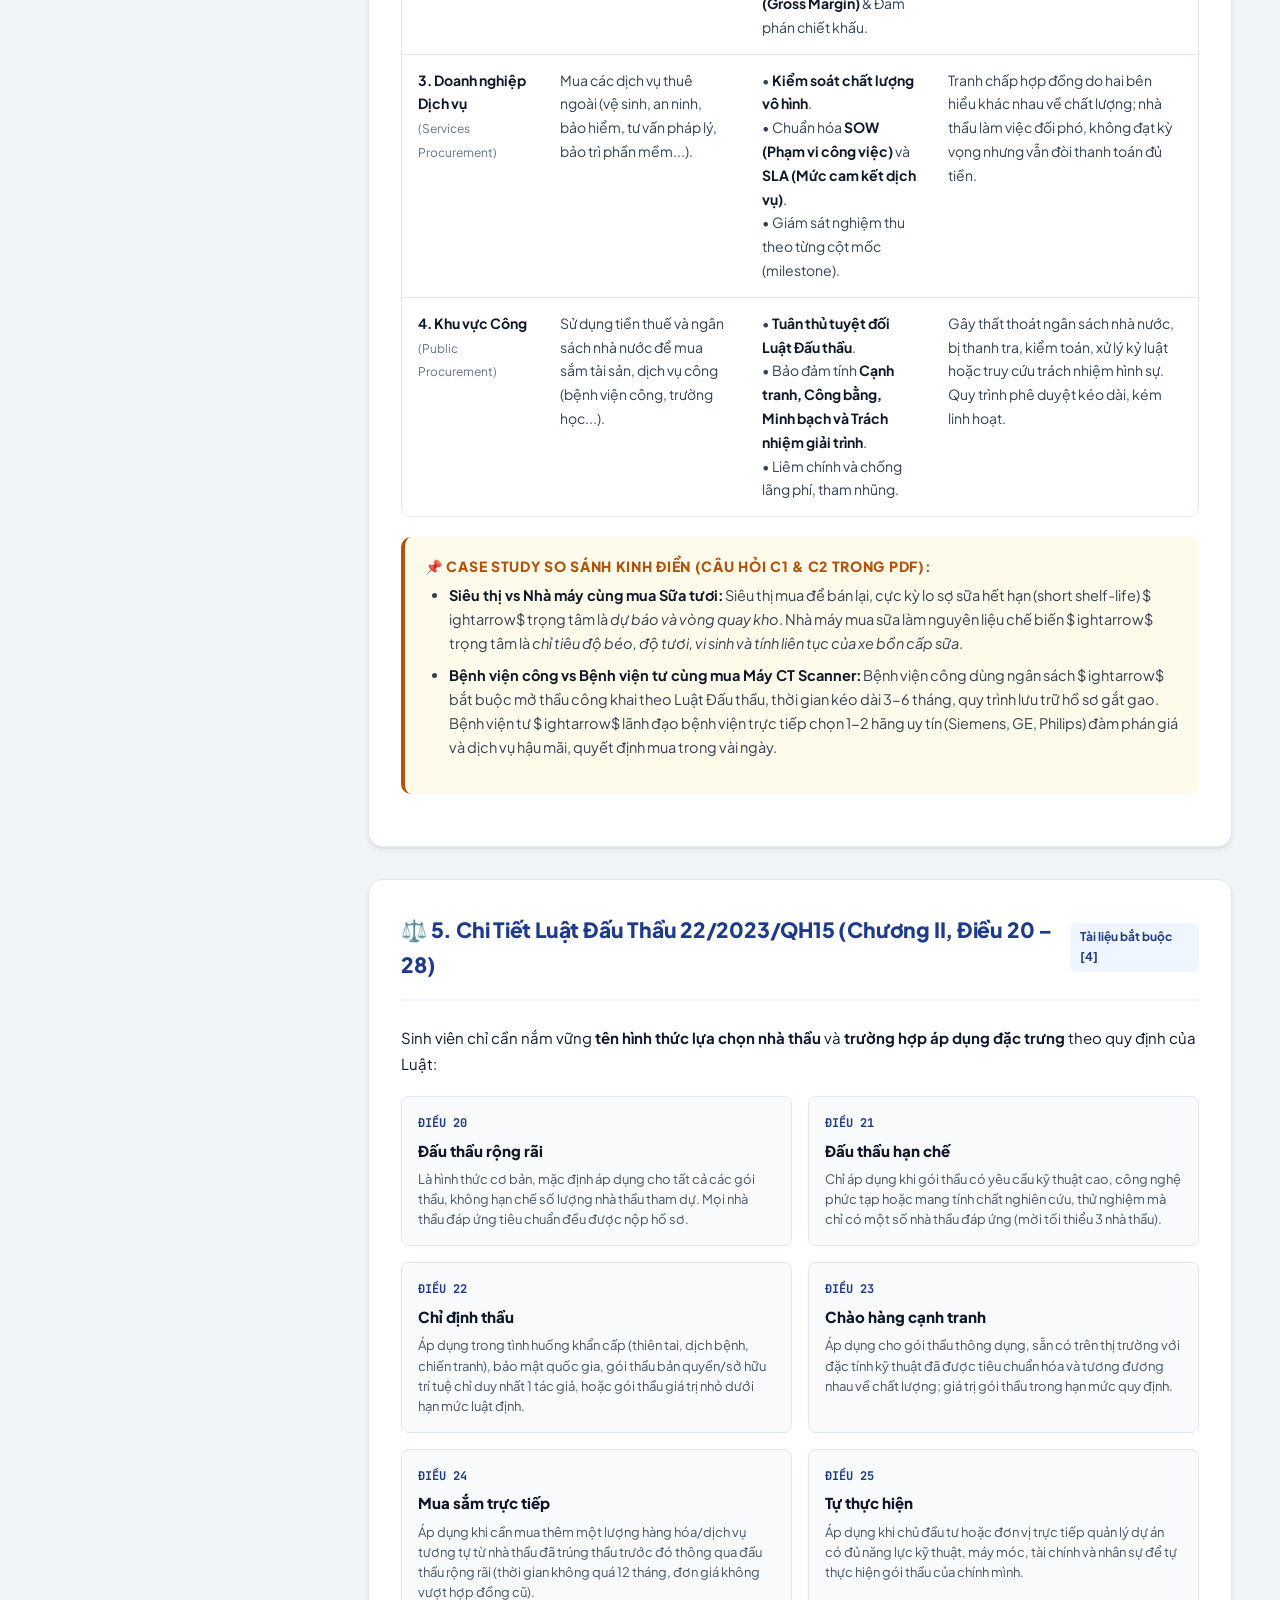
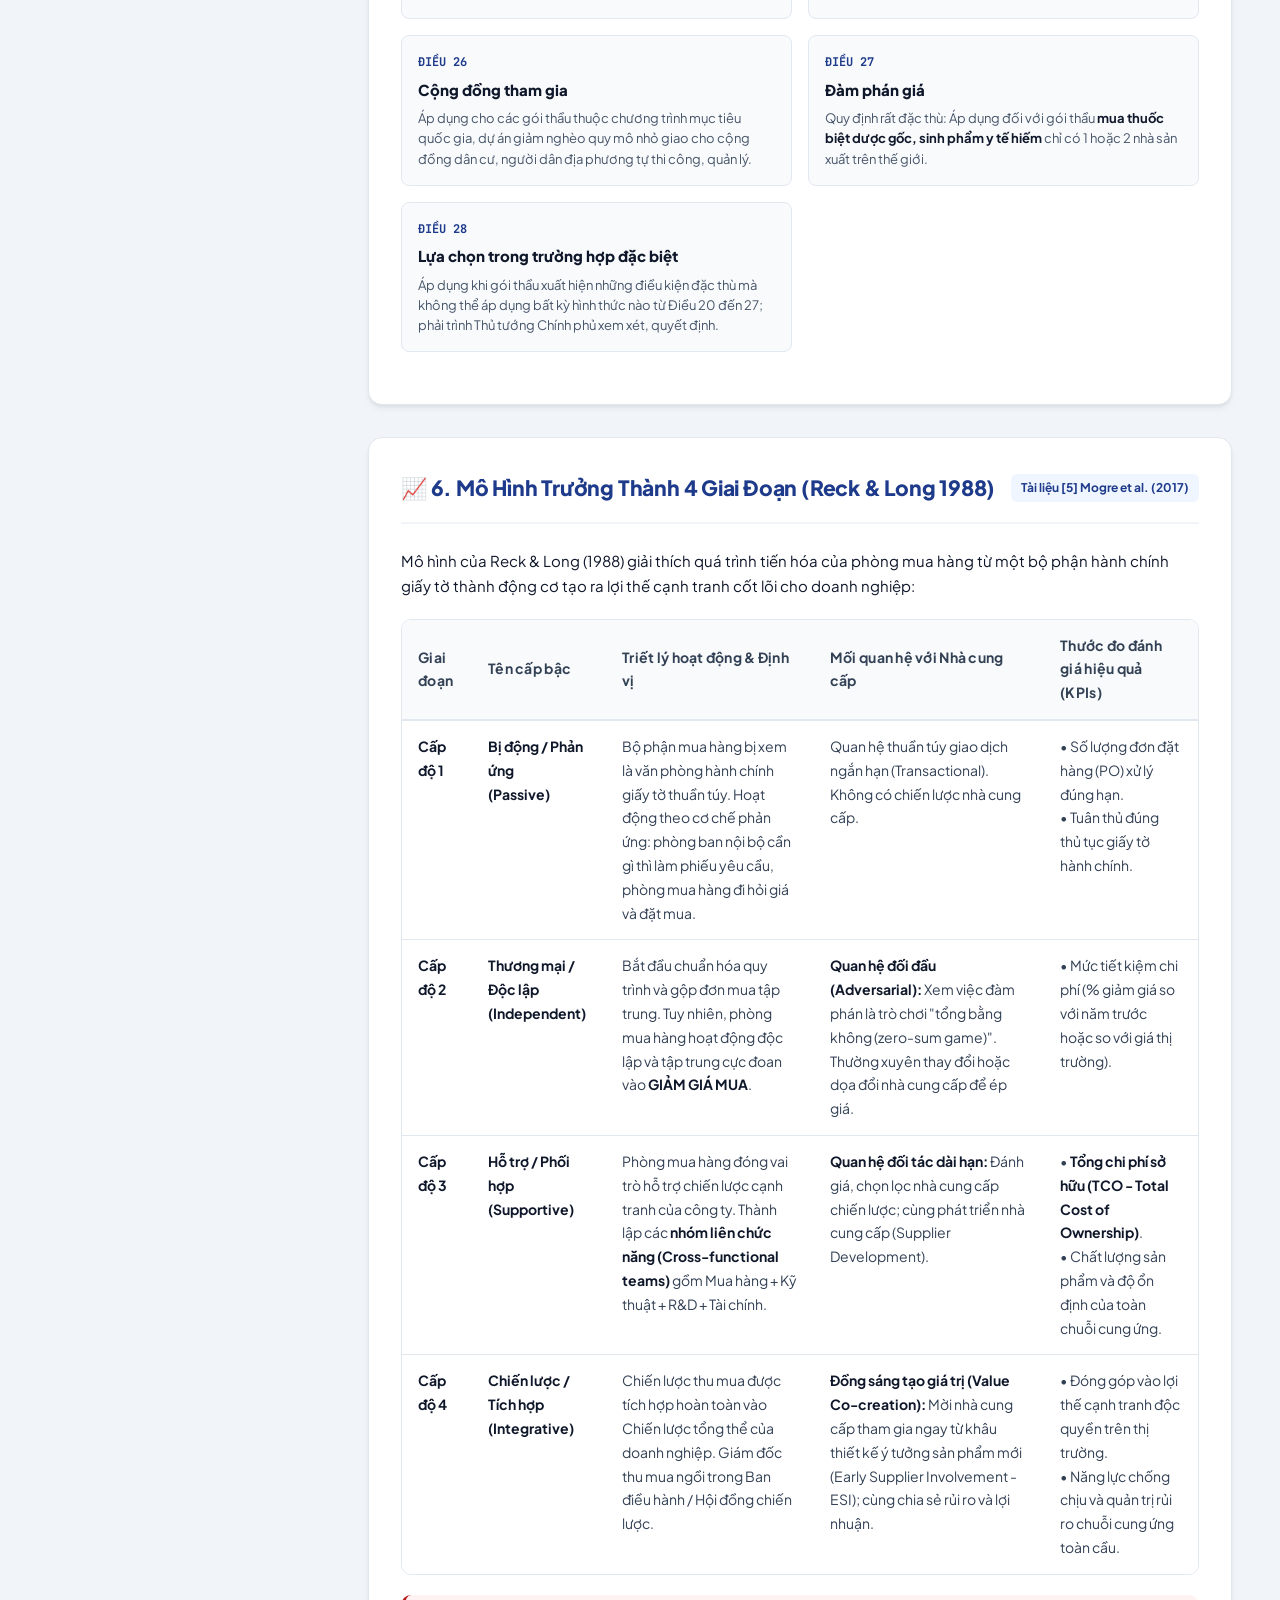
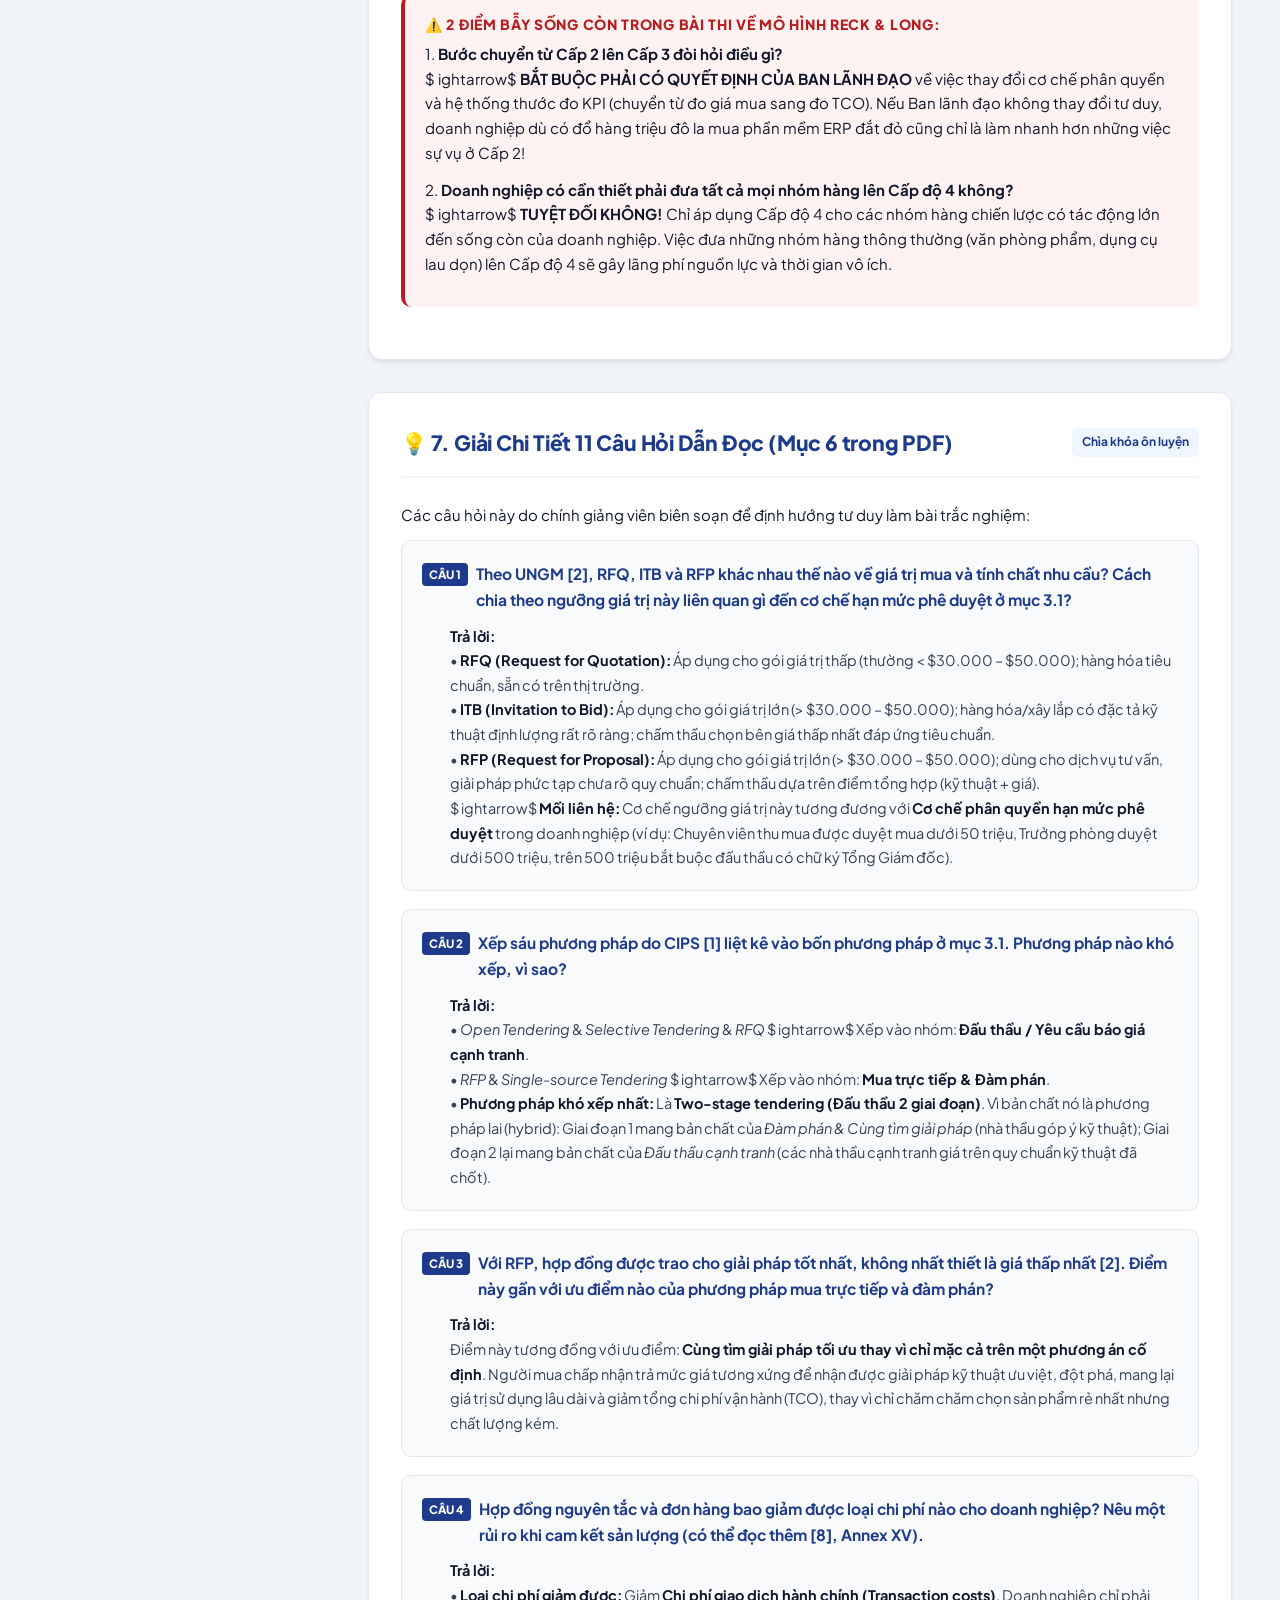
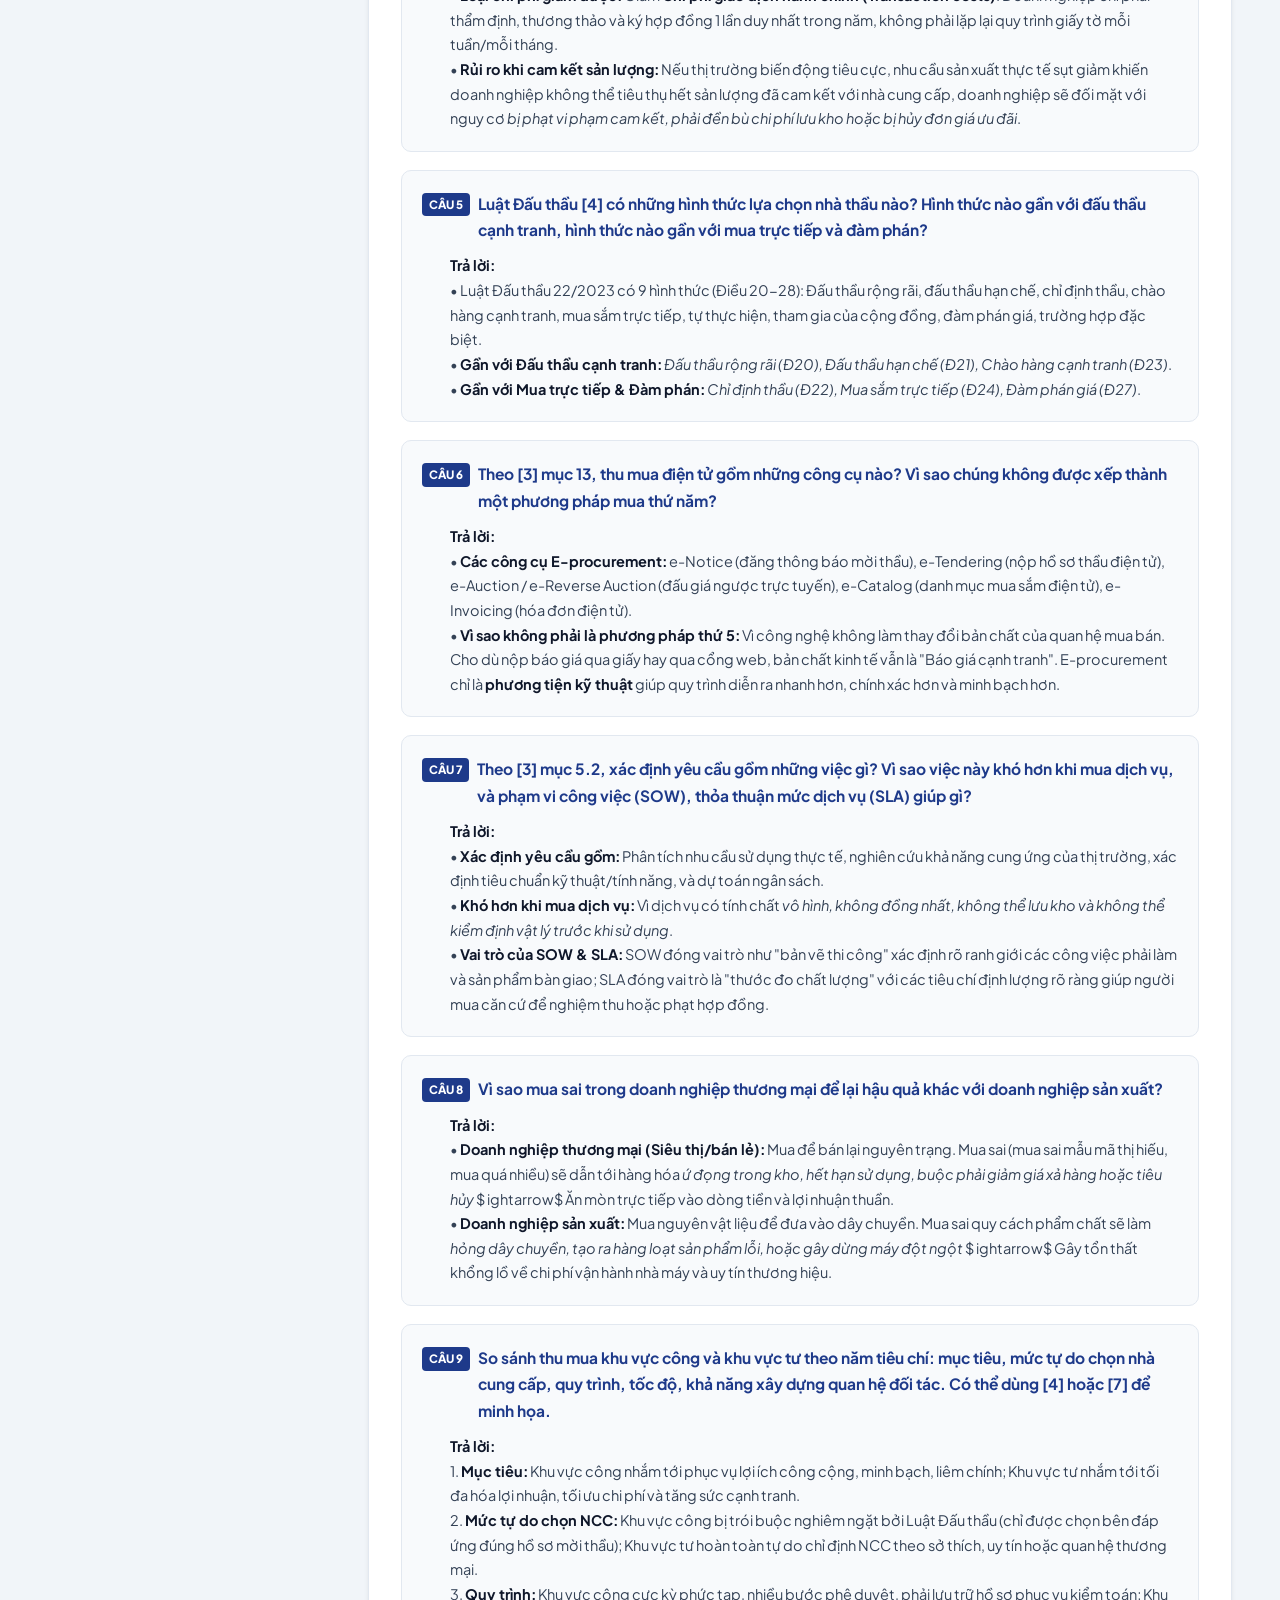
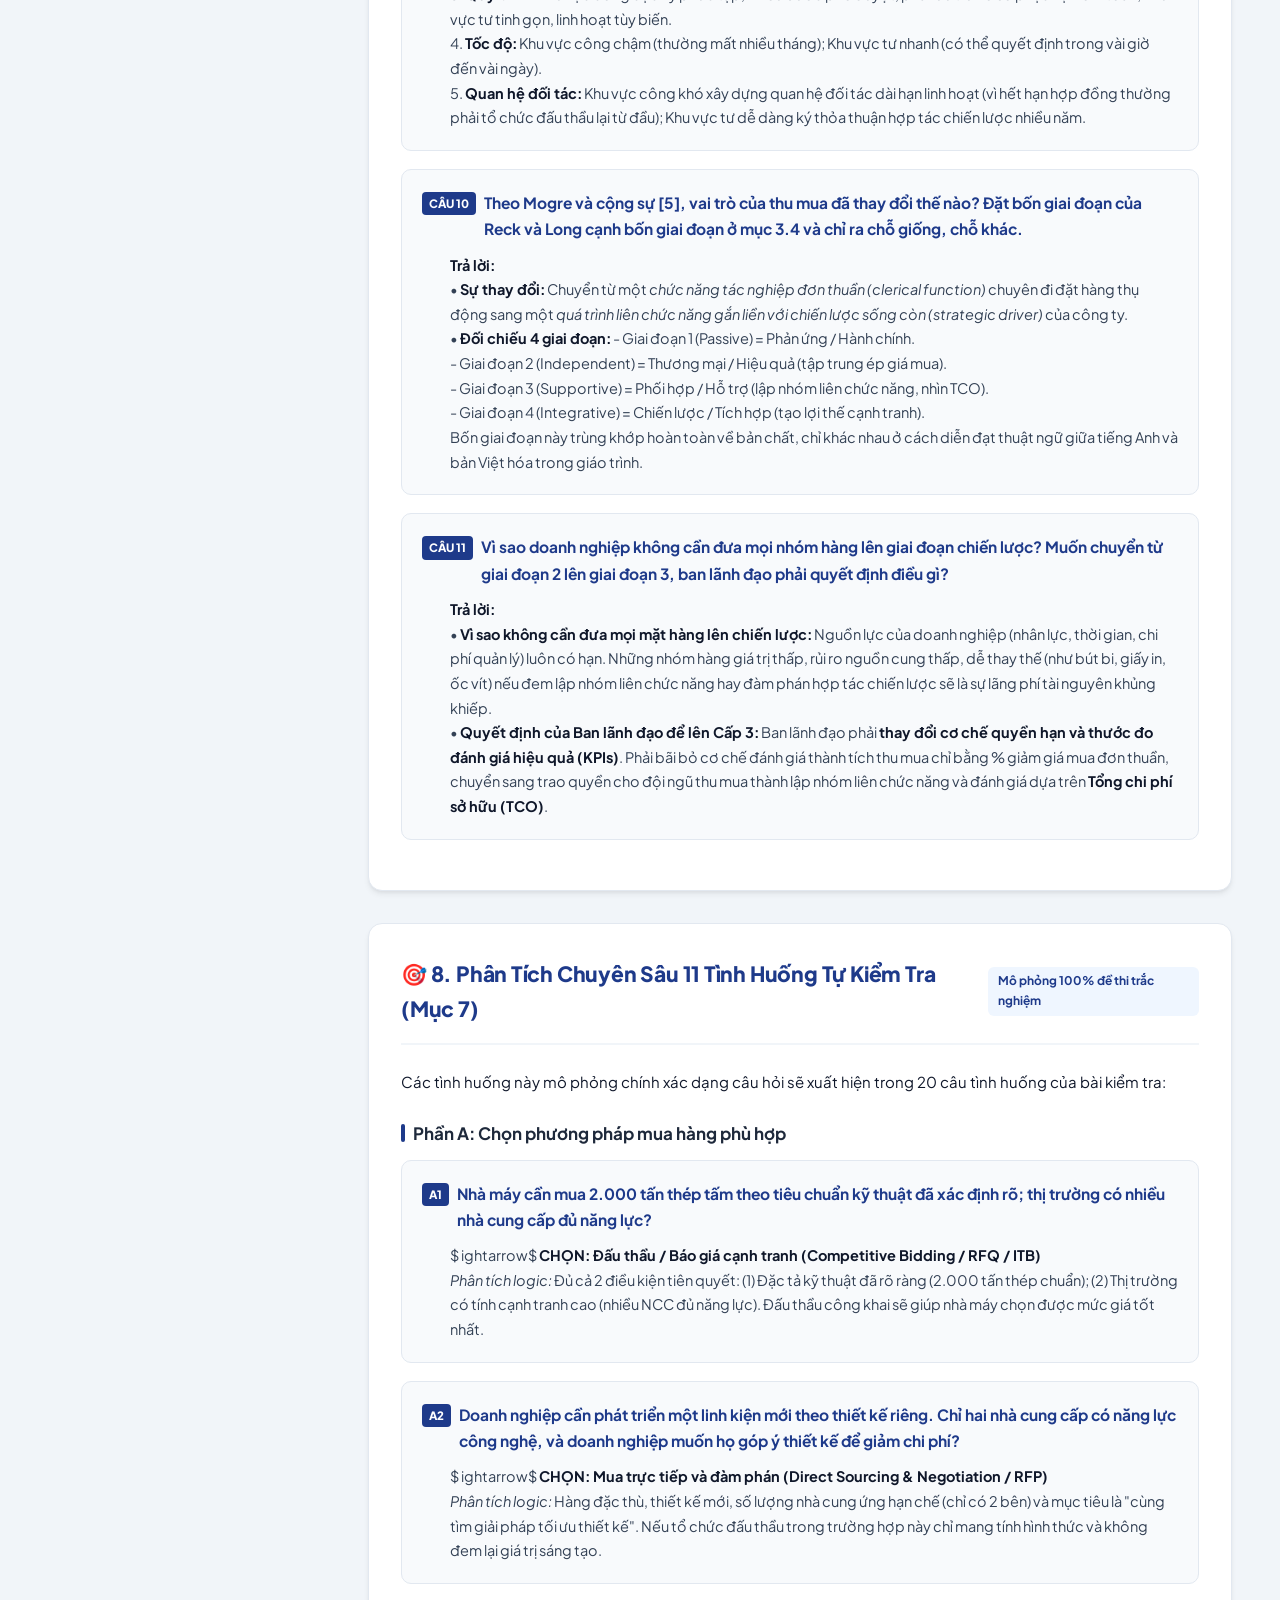
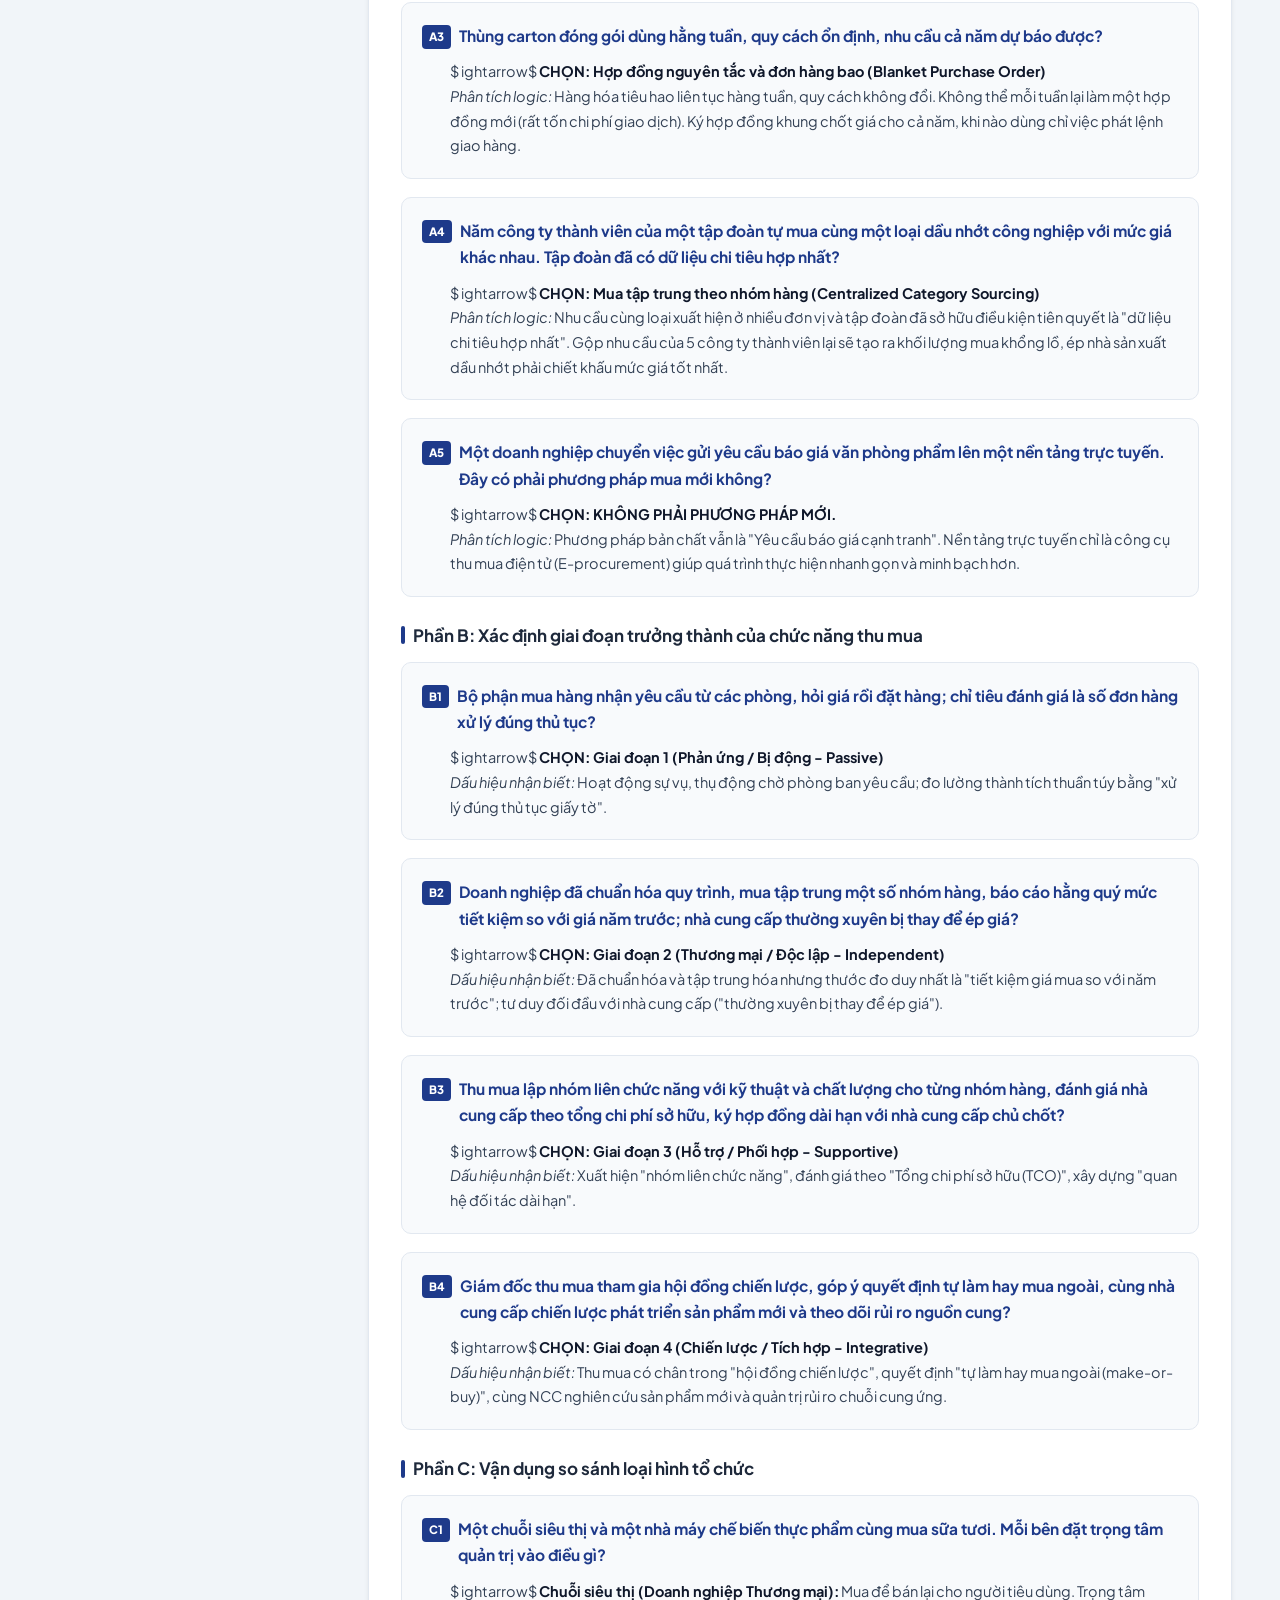
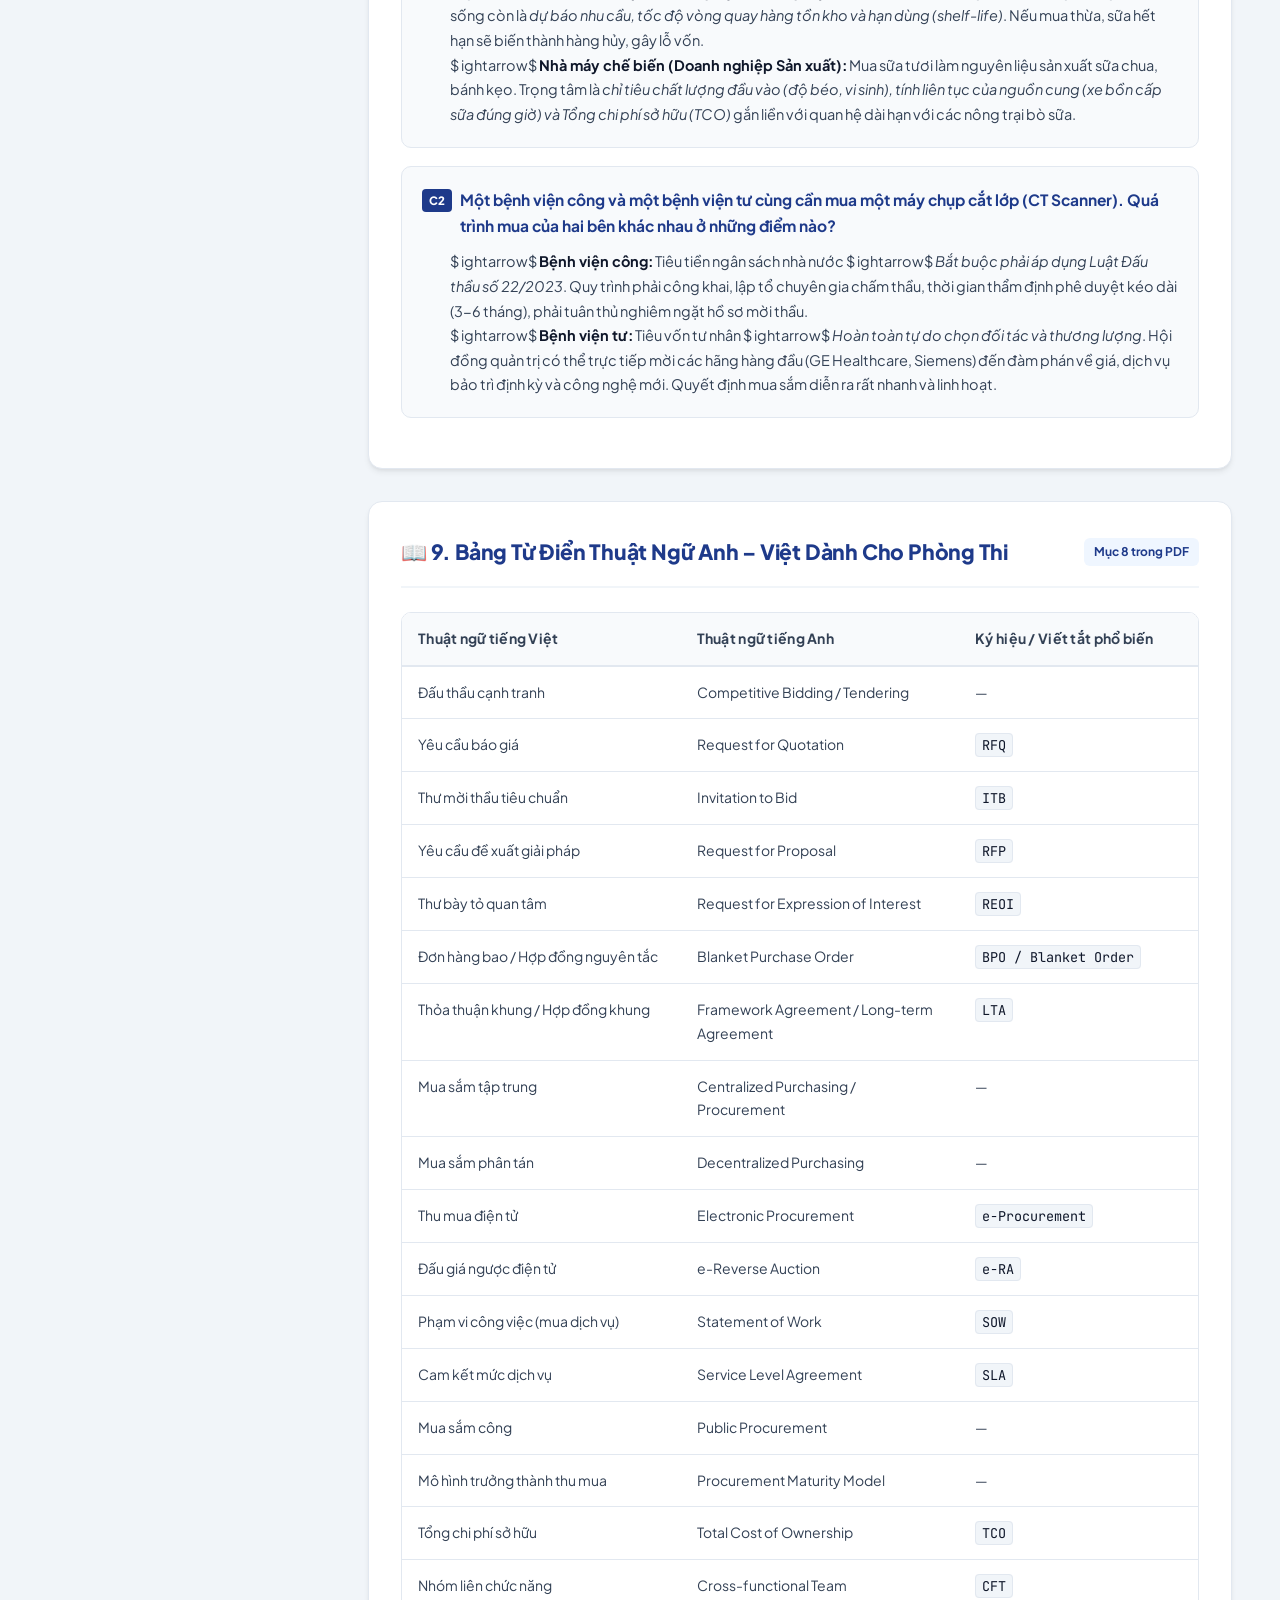
<file: Tai-Lieu-On-Thi-Quan-Tri-Thu-Mua-Buoi-3.html>
<!DOCTYPE html>
<html lang="vi">
<head>
<meta charset="UTF-8">
<meta name="viewport" content="width=device-width, initial-scale=1.0">
<title>Cẩm Nang Toàn Diện & Chuyên Sâu · Quản Trị Thu Mua Buổi 3</title>
<link rel="preconnect" href="https://fonts.googleapis.com">
<link rel="preconnect" href="https://fonts.gstatic.com" crossorigin>
<link href="https://fonts.googleapis.com/css2?family=Plus+Jakarta+Sans:wght@300;400;500;600;700;800&family=JetBrains+Mono:wght@400;500;600&display=swap" rel="stylesheet">
<style>
  :root {
    --primary: #1e3a8a;
    --primary-hover: #1e40af;
    --primary-light: #eff6ff;
    --accent: #b45309;
    --accent-bg: #fffbeb;
    --danger: #b91c1c;
    --danger-bg: #fef2f2;
    --success: #15803d;
    --success-bg: #f0fdf4;
    --sidebar-bg: #f8fafc;
    --card-bg: #ffffff;
    --text-main: #0f172a;
    --text-muted: #475569;
    --text-sub: #64748b;
    --border: #e2e8f0;
    --border-strong: #cbd5e1;
    --shadow: 0 4px 6px -1px rgb(0 0 0 / 0.07), 0 2px 4px -2px rgb(0 0 0 / 0.07);
    --shadow-lg: 0 10px 15px -3px rgb(0 0 0 / 0.08), 0 4px 6px -4px rgb(0 0 0 / 0.08);
  }

  @media print {
    #sidebar, .no-print { display: none !important; }
    #main-content { margin-left: 0 !important; width: 100% !important; padding: 0 !important; }
    .card { box-shadow: none !important; border: 1px solid #ccc !important; page-break-inside: avoid; }
    body { background: white !important; font-size: 11pt !important; }
  }

  * { box-sizing: border-box; margin: 0; padding: 0; }
  html { scroll-behavior: smooth; }
  body {
    font-family: 'Plus Jakarta Sans', -apple-system, BlinkMacSystemFont, sans-serif;
    color: var(--text-main);
    background: #f1f5f9;
    line-height: 1.7;
    display: flex;
    min-height: 100vh;
  }

  /* SIDEBAR */
  #sidebar {
    width: 320px;
    background: var(--sidebar-bg);
    border-right: 1px solid var(--border);
    position: fixed;
    top: 0;
    bottom: 0;
    left: 0;
    overflow-y: auto;
    padding: 30px 20px;
    z-index: 50;
  }
  .sidebar-header {
    margin-bottom: 24px;
    padding-bottom: 16px;
    border-bottom: 1px solid var(--border);
  }
  .sidebar-title {
    font-size: 14px;
    font-weight: 800;
    text-transform: uppercase;
    letter-spacing: 0.08em;
    color: var(--primary);
  }
  .sidebar-subtitle {
    font-size: 12px;
    color: var(--text-sub);
    margin-top: 4px;
  }
  .toc-list { list-style: none; }
  .toc-item { margin-bottom: 6px; }
  .toc-link {
    display: block;
    padding: 8px 12px;
    border-radius: 6px;
    font-size: 13.5px;
    font-weight: 500;
    color: var(--text-muted);
    text-decoration: none;
    transition: all 0.15s ease;
  }
  .toc-link:hover {
    background: #e2e8f0;
    color: var(--primary);
  }
  .toc-link.active {
    background: var(--primary-light);
    color: var(--primary);
    font-weight: 700;
  }
  .toc-sub {
    padding-left: 16px;
    margin-top: 4px;
    font-size: 12.5px;
  }

  /* MAIN CONTENT */
  #main-content {
    margin-left: 320px;
    width: calc(100% - 320px);
    padding: 40px 48px;
    max-width: 1180px;
  }

  /* HEADER BANNER */
  .hero-banner {
    background: linear-gradient(135deg, #0f172a 0%, #1e3a8a 50%, #2563eb 100%);
    border-radius: 16px;
    padding: 40px;
    color: white;
    margin-bottom: 36px;
    box-shadow: var(--shadow-lg);
    position: relative;
    overflow: hidden;
  }
  .hero-banner::after {
    content: "";
    position: absolute;
    top: -50%;
    right: -20%;
    width: 400px;
    height: 400px;
    background: radial-gradient(circle, rgba(255,255,255,0.1) 0%, transparent 70%);
    border-radius: 50%;
  }
  .hero-tag {
    display: inline-block;
    background: rgba(255, 255, 255, 0.15);
    backdrop-filter: blur(8px);
    padding: 6px 14px;
    border-radius: 20px;
    font-size: 12px;
    font-weight: 700;
    letter-spacing: 0.05em;
    text-transform: uppercase;
    margin-bottom: 16px;
    border: 1px solid rgba(255,255,255,0.25);
  }
  .hero-title {
    font-size: 30px;
    font-weight: 800;
    line-height: 1.25;
    margin-bottom: 12px;
    letter-spacing: -0.02em;
  }
  .hero-desc {
    font-size: 15.5px;
    opacity: 0.9;
    max-width: 720px;
    line-height: 1.6;
  }
  .hero-meta {
    margin-top: 24px;
    display: flex;
    gap: 20px;
    font-size: 13px;
    opacity: 0.8;
  }

  /* CARDS */
  .card {
    background: var(--card-bg);
    border-radius: 14px;
    padding: 32px;
    margin-bottom: 32px;
    border: 1px solid var(--border);
    box-shadow: var(--shadow);
  }
  .card-header {
    display: flex;
    align-items: center;
    justify-content: space-between;
    margin-bottom: 24px;
    padding-bottom: 16px;
    border-bottom: 2px solid #f1f5f9;
  }
  .card-title {
    font-size: 21px;
    font-weight: 800;
    color: var(--primary);
    display: flex;
    align-items: center;
    gap: 12px;
    letter-spacing: -0.01em;
  }
  .card-badge {
    background: var(--primary-light);
    color: var(--primary);
    font-size: 12px;
    font-weight: 700;
    padding: 4px 10px;
    border-radius: 6px;
  }

  /* TYPOGRAPHY */
  h3 {
    font-size: 17px;
    font-weight: 700;
    color: #1e293b;
    margin: 24px 0 12px 0;
    display: flex;
    align-items: center;
    gap: 8px;
  }
  h3::before {
    content: "";
    display: inline-block;
    width: 4px;
    height: 18px;
    background: var(--primary);
    border-radius: 2px;
  }
  h4 {
    font-size: 15px;
    font-weight: 700;
    color: #334155;
    margin: 16px 0 8px 0;
  }
  p { margin-bottom: 12px; font-size: 15px; color: var(--text-main); }
  ul, ol { margin-bottom: 16px; padding-left: 24px; }
  li { margin-bottom: 8px; font-size: 14.5px; color: #334155; }
  strong { color: #0f172a; }
  code {
    font-family: 'JetBrains Mono', monospace;
    background: #f1f5f9;
    padding: 2px 6px;
    border-radius: 4px;
    font-size: 13.5px;
    color: #0f172a;
    border: 1px solid #e2e8f0;
  }

  /* CALLOUT BOXES */
  .callout {
    padding: 18px 20px;
    border-radius: 10px;
    margin: 20px 0;
    font-size: 14.5px;
    line-height: 1.65;
    position: relative;
  }
  .callout-trap {
    background: var(--danger-bg);
    border-left: 4px solid var(--danger);
    color: #7f1d1d;
  }
  .callout-trap .title {
    font-weight: 800;
    color: var(--danger);
    font-size: 14px;
    text-transform: uppercase;
    letter-spacing: 0.05em;
    margin-bottom: 6px;
    display: flex;
    align-items: center;
    gap: 6px;
  }
  .callout-insight {
    background: var(--primary-light);
    border-left: 4px solid var(--primary);
    color: #1e3a8a;
  }
  .callout-insight .title {
    font-weight: 800;
    color: var(--primary);
    font-size: 14px;
    text-transform: uppercase;
    letter-spacing: 0.05em;
    margin-bottom: 6px;
  }
  .callout-rule {
    background: var(--accent-bg);
    border-left: 4px solid var(--accent);
    color: #78350f;
  }
  .callout-rule .title {
    font-weight: 800;
    color: var(--accent);
    font-size: 14px;
    text-transform: uppercase;
    letter-spacing: 0.05em;
    margin-bottom: 6px;
  }

  /* TABLES */
  .table-wrapper {
    overflow-x: auto;
    margin: 20px 0;
    border-radius: 10px;
    border: 1px solid var(--border);
  }
  table {
    width: 100%;
    border-collapse: collapse;
    font-size: 14px;
    text-align: left;
    background: white;
  }
  th {
    background: #f8fafc;
    color: #334155;
    font-weight: 700;
    padding: 14px 16px;
    border-bottom: 2px solid var(--border);
    letter-spacing: 0.02em;
  }
  td {
    padding: 14px 16px;
    border-bottom: 1px solid var(--border);
    vertical-align: top;
    color: #334155;
  }
  tr:last-child td { border-bottom: none; }
  tr:hover td { background: #fafafa; }
  .td-bold { font-weight: 700; color: #0f172a; }

  /* Q&A BLOCKS */
  .qa-card {
    background: #f8fafc;
    border-radius: 10px;
    padding: 20px;
    margin-bottom: 18px;
    border: 1px solid var(--border);
    transition: transform 0.15s ease, box-shadow 0.15s ease;
  }
  .qa-card:hover {
    border-color: #cbd5e1;
    box-shadow: 0 4px 12px rgba(0,0,0,0.04);
  }
  .qa-q {
    font-weight: 700;
    font-size: 15.5px;
    color: var(--primary);
    margin-bottom: 10px;
    display: flex;
    align-items: flex-start;
    gap: 8px;
  }
  .qa-q-num {
    background: var(--primary);
    color: white;
    font-size: 11.5px;
    font-weight: 800;
    padding: 2px 7px;
    border-radius: 4px;
    flex-shrink: 0;
    margin-top: 2px;
  }
  .qa-a {
    color: #334155;
    font-size: 14.5px;
    line-height: 1.7;
    padding-left: 28px;
  }
  .qa-a strong { color: #0f172a; }

  /* LAW GRID */
  .law-grid {
    display: grid;
    grid-template-columns: repeat(auto-fill, minmax(320px, 1fr));
    gap: 16px;
    margin: 20px 0;
  }
  .law-box {
    background: #f8fafc;
    border: 1px solid var(--border);
    border-radius: 8px;
    padding: 16px;
  }
  .law-num {
    font-family: 'JetBrains Mono', monospace;
    font-size: 12px;
    font-weight: 700;
    color: var(--primary);
    margin-bottom: 4px;
  }
  .law-name {
    font-weight: 800;
    font-size: 15px;
    margin-bottom: 6px;
    color: #0f172a;
  }
  .law-desc {
    font-size: 13px;
    color: #475569;
    line-height: 1.55;
  }

  /* BUTTONS */
  .btn-action {
    display: inline-flex;
    align-items: center;
    gap: 8px;
    background: white;
    color: var(--primary);
    padding: 10px 18px;
    border-radius: 8px;
    font-weight: 700;
    font-size: 13.5px;
    border: none;
    cursor: pointer;
    box-shadow: 0 2px 4px rgba(0,0,0,0.1);
    transition: all 0.2s ease;
  }
  .btn-action:hover {
    background: #f8fafc;
    transform: translateY(-1px);
    box-shadow: 0 4px 8px rgba(0,0,0,0.15);
  }
</style>
</head>
<body>

<!-- SIDEBAR NAVIGATION -->
<aside id="sidebar">
  <div class="sidebar-header">
    <div class="sidebar-title">Quản Trị Thu Mua</div>
    <div class="sidebar-subtitle">Học phần 016043 · UTH (E-learning 1)</div>
  </div>
  <ul class="toc-list">
    <li class="toc-item"><a href="#tong-quan" class="toc-link">📌 1. Bối cảnh & Cấu trúc bài học</a></li>
    <li class="toc-item"><a href="#phuong-phap-mua" class="toc-link">📦 2. Chi tiết 4 phương pháp mua (1.7)</a></li>
    <li class="toc-item"><a href="#cips-ungm" class="toc-link">🌐 3. Quy chuẩn quốc tế CIPS & UNGM</a></li>
    <li class="toc-item"><a href="#loai-hinh" class="toc-link">🏢 4. Thu mua theo 4 loại hình tổ chức</a></li>
    <li class="toc-item"><a href="#luat-dau-thau" class="toc-link">⚖️ 5. Chi tiết Luật Đấu thầu 22/2023</a></li>
    <li class="toc-item"><a href="#mo-hinh-truong-thanh" class="toc-link">📈 6. Mô hình trưởng thành Reck & Long</a></li>
    <li class="toc-item"><a href="#giai-11-cau-hoi" class="toc-link">💡 7. Giải 11 câu hỏi dẫn đọc (Mục 6)</a></li>
    <li class="toc-item"><a href="#giai-11-tinh-huong" class="toc-link">🎯 8. Phân tích 11 tình huống (Mục 7)</a></li>
    <li class="toc-item"><a href="#tu-dien-anh-viet" class="toc-link">📖 9. Bảng từ vựng thi cử Anh - Việt</a></li>
  </ul>
</aside>

<!-- MAIN CONTENT -->
<main id="main-content">

  <!-- HERO BANNER -->
  <header class="hero-banner">
    <div style="display: flex; justify-content: space-between; align-items: flex-start;">
      <span class="hero-tag">Tài liệu học tập chuyên sâu · Toàn bộ Chương 1</span>
      <button class="btn-action no-print" onclick="window.print()">🖨️ In / Lưu PDF</button>
    </div>
    <h1 class="hero-title">CẨM NANG TOÀN DIỆN & ÔN THI BUỔI 3</h1>
    <p class="hero-desc">
      Hệ thống hóa toàn bộ kiến thức mục 1.7 (Các phương pháp mua hàng) và 1.8 (Thu mua theo loại hình tổ chức & mô hình trưởng thành) phục vụ bài kiểm tra 30 câu / 35 phút.
    </p>
    <div class="hero-meta">
      <span>📚 Nguồn: CIPS, UNGM, UN Handbook, Luật Đấu thầu 22/2023, Mogre 2017</span>
      <span>⏱️ Thời lượng học: 3 Giờ</span>
    </div>
  </header>

  <!-- PHẦN 1: BỐI CẢNH -->
  <section id="tong-quan" class="card">
    <div class="card-header">
      <h2 class="card-title">📌 1. Bối Cảnh, Mục Tiêu & Cấu Trúc Đề Thi 30 Câu</h2>
      <span class="card-badge">Chuẩn đầu ra CLO1 & CLO3</span>
    </div>
    <p>
      Buổi 3 là buổi tự học hoàn toàn (E-learning 1, tương đương 3 giờ tự học tại nhà). Kết quả của buổi này được đánh giá thông qua <strong>Bài kiểm tra ngắn 1 (Rubric A1.2)</strong> trên hệ thống LMS với cấu trúc đặc thù:
    </p>
    <ul>
      <li><strong>Thời gian:</strong> 35 phút cho 30 câu trắc nghiệm (trung bình ~1 phút 10 giây / câu).</li>
      <li><strong>Phân bổ câu hỏi:</strong> <strong>10 câu lý thuyết</strong> (định nghĩa, các ngưỡng giá trị, điều luật) + <strong>20 câu suy luận / tình huống</strong> (yêu cầu phân tích bối cảnh doanh nghiệp để chọn phương pháp mua hoặc xác định giai đoạn trưởng thành).</li>
      <li><strong>Phạm vi kiến thức:</strong> Phủ toàn bộ <strong>Chương 1 (từ mục 1.1 đến 1.8)</strong>.</li>
    </ul>

    <div class="callout callout-insight">
      <div class="title">💡 Bí quyết vượt qua 20 câu tình huống suy luận:</div>
      Khi gặp bất kỳ tình huống mua hàng nào trong đề thi, đừng vội đọc 4 phương án A-B-C-D. Hãy tự trả lời 4 câu hỏi sàng lọc sau:
      <ol style="margin-top: 8px; margin-bottom: 0;">
        <li><em>Hàng hóa này đã có thông số kỹ thuật (đặc tả) rõ ràng chưa? Thị trường có nhiều nhà cung cấp cạnh tranh không?</em> $ightarrow$ Nếu CÓ cả hai: <strong>Đấu thầu / Báo giá cạnh tranh</strong>.</li>
        <li><em>Hàng hóa này phức tạp, đặc thù, công nghệ mới, hay cần nhà cung cấp cùng thiết kế giải pháp?</em> $ightarrow$ <strong>Mua trực tiếp & Đàm phán</strong>.</li>
        <li><em>Hàng hóa này mua lặp đi lặp lại nhiều lần trong năm (như thùng carton, vật tư tiêu hao)?</em> $ightarrow$ <strong>Hợp đồng nguyên tắc & Đơn hàng bao</strong>.</li>
        <li><em>Nhu cầu này xuất hiện ở nhiều công ty con/phòng ban và đã có dữ liệu chi tiêu hợp nhất?</em> $ightarrow$ <strong>Mua tập trung</strong>.</li>
      </ol>
    </div>
  </section>

  <!-- PHẦN 2: CHI TIẾT 4 PHƯƠNG PHÁP -->
  <section id="phuong-phap-mua" class="card">
    <div class="card-header">
      <h2 class="card-title">📦 2. Phân Tích Chuyên Sâu 4 Phương Pháp Mua Hàng (Mục 1.7)</h2>
      <span class="card-badge">Trọng tâm 20 câu suy luận</span>
    </div>
    <p>
      Doanh nghiệp không bao giờ áp dụng bừa bãi một phương pháp mua cho mọi loại hàng hóa. Việc lựa chọn phương pháp dựa trên 3 ràng buộc chính: <strong>Hạn mức phê duyệt</strong> (ngân sách), <strong>Vị thế chiến lược của nhóm hàng</strong> (tác động kinh doanh & rủi ro cung ứng), và <strong>Năng lực nội bộ</strong> của đội ngũ thu mua.
    </p>

    <div class="table-wrapper">
      <table>
        <thead>
          <tr>
            <th style="width: 20%;">Phương pháp</th>
            <th style="width: 25%;">Bản chất & Trường hợp áp dụng</th>
            <th style="width: 30%;">Điều kiện tiên quyết & Cơ chế vận hành</th>
            <th style="width: 25%;">Rủi ro & Đánh đổi (Trade-offs)</th>
          </tr>
        </thead>
        <tbody>
          <tr>
            <td class="td-bold">1. Đấu thầu / Báo giá cạnh tranh<br><span style="font-size:12px; font-weight:normal; color:#64748b;">(Competitive Bidding / RFQ / ITB)</span></td>
            <td>Dùng cho hàng hóa/dịch vụ tiêu chuẩn, đặc tả rõ ràng; quyết định chọn nhà cung cấp dựa trên giá thấp nhất và điều kiện giao hàng tốt nhất.</td>
            <td><strong>BẮT BUỘC 2 ĐIỀU KIỆN ĐỒNG THỜI:</strong><br>
            1. Đặc tả kỹ thuật đủ rõ (để các bản báo giá cùng một quy chuẩn).<br>
            2. Thị trường có đủ nhiều NCC có năng lực và thực sự muốn cạnh tranh.</td>
            <td>• Thiếu điều kiện 1: Báo giá không cùng phạm vi, so sánh khập khiễng.<br>• Thiếu điều kiện 2: Đấu thầu chỉ mang tính hình thức, dễ bị "quân xanh quân đỏ" thông thầu.</td>
          </tr>
          <tr>
            <td class="td-bold">2. Mua trực tiếp & Đàm phán<br><span style="font-size:12px; font-weight:normal; color:#64748b;">(Direct Sourcing & Negotiation / RFP)</span></td>
            <td>Dùng cho hàng hóa/dịch vụ phức tạp, độc quyền, công nghệ mới, hoặc khi doanh nghiệp muốn xây dựng quan hệ đối tác chiến lược.</td>
            <td><strong>Cơ chế "Cùng tìm giải pháp":</strong> Hai bên không mặc cả trên một phương án cố định, mà NCC có thể đề xuất đổi thiết kế, đổi công nghệ hoặc cải tiến quy trình để giảm chi phí chung.</td>
            <td>Đòi hỏi năng lực đàm phán cao của đội ngũ mua hàng. Rủi ro tham nhũng, thiếu minh bạch nếu thiếu cơ chế kiểm soát nội bộ chặt chẽ.</td>
          </tr>
          <tr>
            <td class="td-bold">3. Hợp đồng nguyên tắc & Đơn hàng bao<br><span style="font-size:12px; font-weight:normal; color:#64748b;">(Blanket Order / Framework Agreement)</span></td>
            <td>Dùng cho hàng hóa mua lặp đi lặp lại nhiều lần trong năm, quy cách ổn định, nhu cầu dự báo được (carton, hóa chất thông dụng, văn phòng phẩm).</td>
            <td>Ký một hợp đồng khung xác lập trước bảng giá, điều kiện chất lượng và thời hạn giao hàng cho cả năm. Khi phòng ban cần, chỉ việc phát lệnh giao hàng (release order / call-off).</td>
            <td><strong>Ưu điểm:</strong> Giảm tối đa chi phí giao dịch hành chính.<br><strong>Rủi ro:</strong> Nếu cam kết sản lượng cả năm mà thực tế tiêu thụ không hết, doanh nghiệp có thể bị phạt hoặc đối mặt tranh chấp pháp lý.</td>
          </tr>
          <tr>
            <td class="td-bold">4. Mua tập trung theo nhóm hàng<br><span style="font-size:12px; font-weight:normal; color:#64748b;">(Centralized Category Sourcing)</span></td>
            <td>Nhiều đơn vị, nhà máy, công ty con trong cùng tập đoàn có nhu cầu mua cùng một chủng loại hàng hóa (dầu nhớt, laptop, bảo hộ lao động).</td>
            <td><strong>Điều kiện sống còn:</strong> Tập đoàn phải có <em>Dữ liệu chi tiêu hợp nhất (consolidated spend data)</em> để gom toàn bộ khối lượng nhu cầu, dùng lợi thế kinh tế quy mô (economies of scale) để ép giá NCC.</td>
            <td>Quy trình ra quyết định chậm hơn; nếu không xử lý tốt sẽ gây xung đột giữa yêu cầu đặc thù của địa phương và chính sách chung của tập đoàn.</td>
          </tr>
        </tbody>
      </table>
    </div>

    <div class="callout callout-trap">
      <div class="title">⚠️ BẪY THI CỐ ĐỊNH VỀ THU MUA ĐIỆN TỬ (E-PROCUREMENT):</div>
      <strong>Câu hỏi thi:</strong> <em>"Doanh nghiệp đưa toàn bộ việc gửi yêu cầu báo giá lên nền tảng phần mềm trực tuyến, đây có phải là phương pháp mua thứ năm không?"</em><br>
      $ightarrow$ <strong>TRẢ LỜI: KHÔNG!</strong> E-procurement chỉ là <strong>phương tiện / công cụ số hóa</strong> hỗ trợ thực thi 4 phương pháp trên (giúp gửi báo giá nhanh hơn, đấu giá trực tuyến, minh bạch hóa dữ liệu). Phương pháp bản chất ở đây vẫn là "Yêu cầu báo giá cạnh tranh".
    </div>
  </section>

  <!-- PHẦN 3: CIPS & UNGM -->
  <section id="cips-ungm" class="card">
    <div class="card-header">
      <h2 class="card-title">🌐 3. Quy Chuẩn Đấu Thầu Quốc Tế (CIPS & UNGM)</h2>
      <span class="card-badge">Tài liệu [1], [2], [3]</span>
    </div>

    <h3>A. Viện Cung ứng Hoàng gia Anh (CIPS) – 6 Phương Pháp Thu Mua:</h3>
    <p>CIPS phân loại thị trường mời thầu thành 6 nhánh kỹ thuật:</p>
    <ol>
      <li><strong>Open Tendering (Đấu thầu rộng rãi):</strong> Thông báo công khai trên các phương tiện truyền thông. Bất kỳ nhà thầu nào có năng lực đều được nộp hồ sơ. Đảm bảo tính cạnh tranh và minh bạch cao nhất.</li>
      <li><strong>Selective / Restricted Tendering (Đấu thầu hạn chế):</strong> Chỉ gửi hồ sơ mời thầu cho một danh sách nhà thầu đã qua vòng sơ tuyển (Pre-qualification) hoặc được chọn lọc kỹ lưỡng. Thích hợp cho các dự án phức tạp, bảo mật.</li>
      <li><strong>Two-Stage Tendering (Đấu thầu hai giai đoạn):</strong> 
        <ul>
          <li><em>Giai đoạn 1:</em> Nhà thầu nộp đề xuất giải pháp kỹ thuật sơ bộ (không kèm giá). Người mua đàm phán để hoàn thiện đề bài kỹ thuật.</li>
          <li><em>Giai đoạn 2:</em> Các nhà thầu đạt yêu cầu nộp báo giá tài chính chính thức trên bản đặc tả đã thống nhất.</li>
        </ul>
      </li>
      <li><strong>Request for Quotation - RFQ (Yêu cầu báo giá):</strong> Dùng cho hàng sẵn có trên thị trường, quy chuẩn rõ ràng, giá trị thấp. Tiêu chí chọn duy nhất: Giá thấp nhất.</li>
      <li><strong>Request for Proposal - RFP (Yêu cầu đề xuất):</strong> Dùng cho dịch vụ tư vấn, phần mềm CNTT, giải pháp phức tạp. Người mua chỉ nêu mục tiêu, nhà cung cấp tự đề xuất phương án $ightarrow$ Đánh giá dựa trên <strong>tổng điểm kỹ thuật + giá (Best Value for Money)</strong>.</li>
      <li><strong>Single-Source Tendering (Chỉ định thầu / Nguồn duy nhất):</strong> Mua thẳng từ 1 nhà cung cấp duy nhất không qua cạnh tranh (chỉ dùng khi độc quyền, khẩn cấp hoặc tương thích hệ thống).</li>
    </ol>

    <h3>B. Cổng Thông Tin Liên Hợp Quốc (UNGM) – 4 Hình Thức & Ngưỡng Giá Trị:</h3>
    <div class="table-wrapper">
      <table>
        <thead>
          <tr>
            <th>Hình thức (Acronym)</th>
            <th>Tên đầy đủ</th>
            <th>Ngưỡng giá trị điển hình</th>
            <th>Bản chất & Tiêu chí xét thầu</th>
          </tr>
        </thead>
        <tbody>
          <tr>
            <td><code>REOI</code></td>
            <td>Request for Expression of Interest</td>
            <td>Giai đoạn tiền đấu thầu</td>
            <td>Không mua hàng; dùng để khảo sát thị trường, đánh giá mức độ quan tâm của NCC và lập danh sách rút gọn trước khi phát thầu lớn.</td>
          </tr>
          <tr>
            <td><code>RFQ</code></td>
            <td>Request for Quotation</td>
            <td>Dưới $30.000 – $50.000</td>
            <td>Thủ tục phi chính thức (informal). Mua hàng hóa/dịch vụ đơn giản, sẵn có. Trao thầu cho <strong>giá thấp nhất đáp ứng tiêu chuẩn</strong>.</td>
          </tr>
          <tr>
            <td><code>ITB</code></td>
            <td>Invitation to Bid</td>
            <td>Trên $30.000 – $50.000</td>
            <td>Thủ tục chính thức (formal). Dùng cho hàng hóa/xây lắp có đặc tả định lượng chính xác. Trao cho <strong>Lowest substantially compliant bid</strong>.</td>
          </tr>
          <tr>
            <td><code>RFP</code></td>
            <td>Request for Proposal</td>
            <td>Trên $30.000 – $50.000</td>
            <td>Thủ tục chính thức (formal). Dùng cho dịch vụ tư vấn/giải pháp phức tạp. Trao cho <strong>Best Value for Money</strong> (kết hợp kỹ thuật + giá).</td>
          </tr>
        </tbody>
      </table>
    </div>

    <h3>C. Mục 5.2 Sổ tay Liên Hợp Quốc (UN Handbook) – Xác Định Yêu Cầu (Requirement Definition):</h3>
    <p>
      Xác định yêu cầu là bước đặt nền móng cho toàn bộ quá trình thu mua. Nếu đầu vào sai, toàn bộ quy trình chấm thầu phía sau sẽ vô nghĩa:
    </p>
    <ul>
      <li><strong>Mua hàng hóa hữu hình:</strong> Dùng <em>Technical Specifications (Bảng đặc tả kỹ thuật)</em> mô tả thông số vật lý, bản vẽ, tiêu chuẩn kỹ thuật (ISO, DIN, ASTM). Rất dễ đo lường và nghiệm thu khi giao hàng.</li>
      <li><strong>Mua dịch vụ vô hình:</strong> Cực kỳ khó đo lường trước khi sử dụng. Do đó, UN bắt buộc phải chuẩn bị 2 tài liệu cốt lõi:
        <ul>
          <li><strong>SOW (Statement of Work - Phạm vi công việc):</strong> Mô tả chi tiết từng đầu việc nhà thầu phải làm, phương pháp thực hiện, tiến độ và sản phẩm bàn giao (Deliverables).</li>
          <li><strong>SLA (Service Level Agreement - Cam kết mức dịch vụ):</strong> Đặt ra các chỉ số định lượng bắt buộc để nghiệm thu (ví dụ: thời gian khắc phục sự cố &lt; 2h, tỷ lệ vận hành máy chủ đạt 99.9%). Nếu vi phạm SLA sẽ bị trừ tiền hoặc phạt vi phạm hợp đồng.</li>
        </ul>
      </li>
    </ul>
  </section>

  <!-- PHẦN 4: 4 LOẠI HÌNH TỔ CHỨC -->
  <section id="loai-hinh" class="card">
    <div class="card-header">
      <h2 class="card-title">🏢 4. Trọng Tâm Thu Mua Theo Loại Hình Tổ Chức (Mục 1.8.1 - 1.8.2)</h2>
      <span class="card-badge">Tài liệu [3], [4], [7]</span>
    </div>
    <p>
      Bản chất ngành nghề kinh doanh quyết định rủi ro thu mua lớn nhất nằm ở đâu. Thi cử sẽ so sánh trực tiếp các loại hình này:
    </p>

    <div class="table-wrapper">
      <table>
        <thead>
          <tr>
            <th>Loại hình</th>
            <th>Đặc điểm hoạt động</th>
            <th>Trọng tâm quản trị (KPIs)</th>
            <th>Hậu quả nếu mua sai</th>
          </tr>
        </thead>
        <tbody>
          <tr>
            <td class="td-bold">1. Doanh nghiệp Sản xuất<br><span style="font-size:12px; font-weight:normal; color:#64748b;">(Manufacturing)</span></td>
            <td>Mua nguyên vật liệu thô, linh kiện để đưa vào dây chuyền chế biến thành sản phẩm hoàn chỉnh.</td>
            <td>• <strong>Chất lượng đầu vào:</strong> Nguyên liệu phải chuẩn thông số kỹ thuật.<br>• <strong>Ổn định nguồn cung:</strong> Giao hàng đúng giờ (JIT) để không dừng máy.<br>• <strong>Tổng chi phí sở hữu (TCO)</strong> & Hợp tác dài hạn với NCC.</td>
            <td>Nguyên liệu kém chất lượng làm hỏng cả lô hàng thành phẩm; nguyên liệu giao trễ làm dừng cả dây chuyền nhà máy, phát sinh chi phí nhân công nhàn rỗi khổng lồ.</td>
          </tr>
          <tr>
            <td class="td-bold">2. Doanh nghiệp Thương mại<br><span style="font-size:12px; font-weight:normal; color:#64748b;">(Retail / Trading / Siêu thị)</span></td>
            <td>Mua hàng hóa thành phẩm về để bán lại cho người tiêu dùng, không tham gia biến đổi lý hóa.</td>
            <td>• <strong>Dự báo nhu cầu thị trường chính xác</strong>.<br>• <strong>Tốc độ vòng quay tồn kho (Inventory Turnover)</strong>.<br>• <strong>Biên lợi nhuận gộp (Gross Margin)</strong> & Đàm phán chiết khấu.</td>
            <td>Mua thừa hàng thì tồn kho đọng vốn, hàng cận date, phải xả lỗ hoặc hủy bỏ (ảnh hưởng trực tiếp vào lợi nhuận ròng). Mua thiếu thì mất khách vào tay đối thủ.</td>
          </tr>
          <tr>
            <td class="td-bold">3. Doanh nghiệp Dịch vụ<br><span style="font-size:12px; font-weight:normal; color:#64748b;">(Services Procurement)</span></td>
            <td>Mua các dịch vụ thuê ngoài (vệ sinh, an ninh, bảo hiểm, tư vấn pháp lý, bảo trì phần mềm...).</td>
            <td>• <strong>Kiểm soát chất lượng vô hình</strong>.<br>• Chuẩn hóa <strong>SOW (Phạm vi công việc)</strong> và <strong>SLA (Mức cam kết dịch vụ)</strong>.<br>• Giám sát nghiệm thu theo từng cột mốc (milestone).</td>
            <td>Tranh chấp hợp đồng do hai bên hiểu khác nhau về chất lượng; nhà thầu làm việc đối phó, không đạt kỳ vọng nhưng vẫn đòi thanh toán đủ tiền.</td>
          </tr>
          <tr>
            <td class="td-bold">4. Khu vực Công<br><span style="font-size:12px; font-weight:normal; color:#64748b;">(Public Procurement)</span></td>
            <td>Sử dụng tiền thuế và ngân sách nhà nước để mua sắm tài sản, dịch vụ công (bệnh viện công, trường học...).</td>
            <td>• <strong>Tuân thủ tuyệt đối Luật Đấu thầu</strong>.<br>• Bảo đảm tính <strong>Cạnh tranh, Công bằng, Minh bạch và Trách nhiệm giải trình</strong>.<br>• Liêm chính và chống lãng phí, tham nhũng.</td>
            <td>Gây thất thoát ngân sách nhà nước, bị thanh tra, kiểm toán, xử lý kỷ luật hoặc truy cứu trách nhiệm hình sự. Quy trình phê duyệt kéo dài, kém linh hoạt.</td>
          </tr>
        </tbody>
      </table>
    </div>

    <div class="callout callout-rule">
      <div class="title">📌 Case study so sánh kinh điển (Câu hỏi C1 & C2 trong PDF):</div>
      <ul>
        <li><strong>Siêu thị vs Nhà máy cùng mua Sữa tươi:</strong> Siêu thị mua để bán lại, cực kỳ lo sợ sữa hết hạn (short shelf-life) $ightarrow$ trọng tâm là <em>dự báo và vòng quay kho</em>. Nhà máy mua sữa làm nguyên liệu chế biến $ightarrow$ trọng tâm là <em>chỉ tiêu độ béo, độ tươi, vi sinh và tính liên tục của xe bồn cấp sữa</em>.</li>
        <li><strong>Bệnh viện công vs Bệnh viện tư cùng mua Máy CT Scanner:</strong> Bệnh viện công dùng ngân sách $ightarrow$ bắt buộc mở thầu công khai theo Luật Đấu thầu, thời gian kéo dài 3-6 tháng, quy trình lưu trữ hồ sơ gắt gao. Bệnh viện tư $ightarrow$ lãnh đạo bệnh viện trực tiếp chọn 1-2 hãng uy tín (Siemens, GE, Philips) đàm phán giá và dịch vụ hậu mãi, quyết định mua trong vài ngày.</li>
      </ul>
    </div>
  </section>

  <!-- PHẦN 5: LUẬT ĐẤU THẦU -->
  <section id="luat-dau-thau" class="card">
    <div class="card-header">
      <h2 class="card-title">⚖️ 5. Chi Tiết Luật Đấu Thầu 22/2023/QH15 (Chương II, Điều 20 – 28)</h2>
      <span class="card-badge">Tài liệu bắt buộc [4]</span>
    </div>
    <p>
      Sinh viên chỉ cần nắm vững <strong>tên hình thức lựa chọn nhà thầu</strong> và <strong>trường hợp áp dụng đặc trưng</strong> theo quy định của Luật:
    </p>

    <div class="law-grid">
      <div class="law-box">
        <div class="law-num">ĐIỀU 20</div>
        <div class="law-name">Đấu thầu rộng rãi</div>
        <div class="law-desc">Là hình thức cơ bản, mặc định áp dụng cho tất cả các gói thầu, không hạn chế số lượng nhà thầu tham dự. Mọi nhà thầu đáp ứng tiêu chuẩn đều được nộp hồ sơ.</div>
      </div>

      <div class="law-box">
        <div class="law-num">ĐIỀU 21</div>
        <div class="law-name">Đấu thầu hạn chế</div>
        <div class="law-desc">Chỉ áp dụng khi gói thầu có yêu cầu kỹ thuật cao, công nghệ phức tạp hoặc mang tính chất nghiên cứu, thử nghiệm mà chỉ có một số nhà thầu đáp ứng (mời tối thiểu 3 nhà thầu).</div>
      </div>

      <div class="law-box">
        <div class="law-num">ĐIỀU 22</div>
        <div class="law-name">Chỉ định thầu</div>
        <div class="law-desc">Áp dụng trong tình huống khẩn cấp (thiên tai, dịch bệnh, chiến tranh), bảo mật quốc gia, gói thầu bản quyền/sở hữu trí tuệ chỉ duy nhất 1 tác giả, hoặc gói thầu giá trị nhỏ dưới hạn mức luật định.</div>
      </div>

      <div class="law-box">
        <div class="law-num">ĐIỀU 23</div>
        <div class="law-name">Chào hàng cạnh tranh</div>
        <div class="law-desc">Áp dụng cho gói thầu thông dụng, sẵn có trên thị trường với đặc tính kỹ thuật đã được tiêu chuẩn hóa và tương đương nhau về chất lượng; giá trị gói thầu trong hạn mức quy định.</div>
      </div>

      <div class="law-box">
        <div class="law-num">ĐIỀU 24</div>
        <div class="law-name">Mua sắm trực tiếp</div>
        <div class="law-desc">Áp dụng khi cần mua thêm một lượng hàng hóa/dịch vụ tương tự từ nhà thầu đã trúng thầu trước đó thông qua đấu thầu rộng rãi (thời gian không quá 12 tháng, đơn giá không vượt hợp đồng cũ).</div>
      </div>

      <div class="law-box">
        <div class="law-num">ĐIỀU 25</div>
        <div class="law-name">Tự thực hiện</div>
        <div class="law-desc">Áp dụng khi chủ đầu tư hoặc đơn vị trực tiếp quản lý dự án có đủ năng lực kỹ thuật, máy móc, tài chính và nhân sự để tự thực hiện gói thầu của chính mình.</div>
      </div>

      <div class="law-box">
        <div class="law-num">ĐIỀU 26</div>
        <div class="law-name">Cộng đồng tham gia</div>
        <div class="law-desc">Áp dụng cho các gói thầu thuộc chương trình mục tiêu quốc gia, dự án giảm nghèo quy mô nhỏ giao cho cộng đồng dân cư, người dân địa phương tự thi công, quản lý.</div>
      </div>

      <div class="law-box">
        <div class="law-num">ĐIỀU 27</div>
        <div class="law-name">Đàm phán giá</div>
        <div class="law-desc">Quy định rất đặc thù: Áp dụng đối với gói thầu <strong>mua thuốc biệt dược gốc, sinh phẩm y tế hiếm</strong> chỉ có 1 hoặc 2 nhà sản xuất trên thế giới.</div>
      </div>

      <div class="law-box">
        <div class="law-num">ĐIỀU 28</div>
        <div class="law-name">Lựa chọn trong trường hợp đặc biệt</div>
        <div class="law-desc">Áp dụng khi gói thầu xuất hiện những điều kiện đặc thù mà không thể áp dụng bất kỳ hình thức nào từ Điều 20 đến 27; phải trình Thủ tướng Chính phủ xem xét, quyết định.</div>
      </div>
    </div>
  </section>

  <!-- PHẦN 6: MÔ HÌNH TRƯỞNG THÀNH -->
  <section id="mo-hinh-truong-thanh" class="card">
    <div class="card-header">
      <h2 class="card-title">📈 6. Mô Hình Trưởng Thành 4 Giai Đoạn (Reck & Long 1988)</h2>
      <span class="card-badge">Tài liệu [5] Mogre et al. (2017)</span>
    </div>
    <p>
      Mô hình của Reck & Long (1988) giải thích quá trình tiến hóa của phòng mua hàng từ một bộ phận hành chính giấy tờ thành động cơ tạo ra lợi thế cạnh tranh cốt lõi cho doanh nghiệp:
    </p>

    <div class="table-wrapper">
      <table>
        <thead>
          <tr>
            <th>Giai đoạn</th>
            <th>Tên cấp bậc</th>
            <th>Triết lý hoạt động & Định vị</th>
            <th>Mối quan hệ với Nhà cung cấp</th>
            <th>Thước đo đánh giá hiệu quả (KPIs)</th>
          </tr>
        </thead>
        <tbody>
          <tr>
            <td class="td-bold">Cấp độ 1</td>
            <td><strong>Bị động / Phản ứng<br>(Passive)</strong></td>
            <td>Bộ phận mua hàng bị xem là văn phòng hành chính giấy tờ thuần túy. Hoạt động theo cơ chế phản ứng: phòng ban nội bộ cần gì thì làm phiếu yêu cầu, phòng mua hàng đi hỏi giá và đặt mua.</td>
            <td>Quan hệ thuần túy giao dịch ngắn hạn (Transactional). Không có chiến lược nhà cung cấp.</td>
            <td>• Số lượng đơn đặt hàng (PO) xử lý đúng hạn.<br>• Tuân thủ đúng thủ tục giấy tờ hành chính.</td>
          </tr>
          <tr>
            <td class="td-bold">Cấp độ 2</td>
            <td><strong>Thương mại / Độc lập<br>(Independent)</strong></td>
            <td>Bắt đầu chuẩn hóa quy trình và gộp đơn mua tập trung. Tuy nhiên, phòng mua hàng hoạt động độc lập và tập trung cực đoan vào <strong>GIẢM GIÁ MUA</strong>.</td>
            <td><strong>Quan hệ đối đầu (Adversarial):</strong> Xem việc đàm phán là trò chơi "tổng bằng không (zero-sum game)". Thường xuyên thay đổi hoặc dọa đổi nhà cung cấp để ép giá.</td>
            <td>• Mức tiết kiệm chi phí (% giảm giá so với năm trước hoặc so với giá thị trường).</td>
          </tr>
          <tr>
            <td class="td-bold">Cấp độ 3</td>
            <td><strong>Hỗ trợ / Phối hợp<br>(Supportive)</strong></td>
            <td>Phòng mua hàng đóng vai trò hỗ trợ chiến lược cạnh tranh của công ty. Thành lập các <strong>nhóm liên chức năng (Cross-functional teams)</strong> gồm Mua hàng + Kỹ thuật + R&D + Tài chính.</td>
            <td><strong>Quan hệ đối tác dài hạn:</strong> Đánh giá, chọn lọc nhà cung cấp chiến lược; cùng phát triển nhà cung cấp (Supplier Development).</td>
            <td>• <strong>Tổng chi phí sở hữu (TCO - Total Cost of Ownership)</strong>.<br>• Chất lượng sản phẩm và độ ổn định của toàn chuỗi cung ứng.</td>
          </tr>
          <tr>
            <td class="td-bold">Cấp độ 4</td>
            <td><strong>Chiến lược / Tích hợp<br>(Integrative)</strong></td>
            <td>Chiến lược thu mua được tích hợp hoàn toàn vào Chiến lược tổng thể của doanh nghiệp. Giám đốc thu mua ngồi trong Ban điều hành / Hội đồng chiến lược.</td>
            <td><strong>Đồng sáng tạo giá trị (Value Co-creation):</strong> Mời nhà cung cấp tham gia ngay từ khâu thiết kế ý tưởng sản phẩm mới (Early Supplier Involvement - ESI); cùng chia sẻ rủi ro và lợi nhuận.</td>
            <td>• Đóng góp vào lợi thế cạnh tranh độc quyền trên thị trường.<br>• Năng lực chống chịu và quản trị rủi ro chuỗi cung ứng toàn cầu.</td>
          </tr>
        </tbody>
      </table>
    </div>

    <div class="callout callout-trap">
      <div class="title">⚠️ 2 ĐIỂM BẪY SỐNG CÒN TRONG BÀI THI VỀ MÔ HÌNH RECK & LONG:</div>
      <p>1. <strong>Bước chuyển từ Cấp 2 lên Cấp 3 đòi hỏi điều gì?</strong><br>
      $ightarrow$ <strong>BẮT BUỘC PHẢI CÓ QUYẾT ĐỊNH CỦA BAN LÃNH ĐẠO</strong> về việc thay đổi cơ chế phân quyền và hệ thống thước đo KPI (chuyển từ đo giá mua sang đo TCO). Nếu Ban lãnh đạo không thay đổi tư duy, doanh nghiệp dù có đổ hàng triệu đô la mua phần mềm ERP đắt đỏ cũng chỉ là làm nhanh hơn những việc sự vụ ở Cấp 2!</p>
      <p>2. <strong>Doanh nghiệp có cần thiết phải đưa tất cả mọi nhóm hàng lên Cấp độ 4 không?</strong><br>
      $ightarrow$ <strong>TUYỆT ĐỐI KHÔNG!</strong> Chỉ áp dụng Cấp độ 4 cho các nhóm hàng chiến lược có tác động lớn đến sống còn của doanh nghiệp. Việc đưa những nhóm hàng thông thường (văn phòng phẩm, dụng cụ lau dọn) lên Cấp độ 4 sẽ gây lãng phí nguồn lực và thời gian vô ích.</p>
    </div>
  </section>

  <!-- PHẦN 7: GIẢI CHI TIẾT 11 CÂU HỎI -->
  <section id="giai-11-cau-hoi" class="card">
    <div class="card-header">
      <h2 class="card-title">💡 7. Giải Chi Tiết 11 Câu Hỏi Dẫn Đọc (Mục 6 trong PDF)</h2>
      <span class="card-badge">Chìa khóa ôn luyện</span>
    </div>
    <p>Các câu hỏi này do chính giảng viên biên soạn để định hướng tư duy làm bài trắc nghiệm:</p>

    <div class="qa-card">
      <div class="qa-q"><span class="qa-q-num">CÂU 1</span> Theo UNGM [2], RFQ, ITB và RFP khác nhau thế nào về giá trị mua và tính chất nhu cầu? Cách chia theo ngưỡng giá trị này liên quan gì đến cơ chế hạn mức phê duyệt ở mục 3.1?</div>
      <div class="qa-a">
        <strong>Trả lời:</strong><br>
        • <strong>RFQ (Request for Quotation):</strong> Áp dụng cho gói giá trị thấp (thường &lt; $30.000 – $50.000); hàng hóa tiêu chuẩn, sẵn có trên thị trường.<br>
        • <strong>ITB (Invitation to Bid):</strong> Áp dụng cho gói giá trị lớn (&gt; $30.000 – $50.000); hàng hóa/xây lắp có đặc tả kỹ thuật định lượng rất rõ ràng; chấm thầu chọn bên giá thấp nhất đáp ứng tiêu chuẩn.<br>
        • <strong>RFP (Request for Proposal):</strong> Áp dụng cho gói giá trị lớn (&gt; $30.000 – $50.000); dùng cho dịch vụ tư vấn, giải pháp phức tạp chưa rõ quy chuẩn; chấm thầu dựa trên điểm tổng hợp (kỹ thuật + giá).<br>
        $ightarrow$ <strong>Mối liên hệ:</strong> Cơ chế ngưỡng giá trị này tương đương với <strong>Cơ chế phân quyền hạn mức phê duyệt</strong> trong doanh nghiệp (ví dụ: Chuyên viên thu mua được duyệt mua dưới 50 triệu, Trưởng phòng duyệt dưới 500 triệu, trên 500 triệu bắt buộc đấu thầu có chữ ký Tổng Giám đốc).
      </div>
    </div>

    <div class="qa-card">
      <div class="qa-q"><span class="qa-q-num">CÂU 2</span> Xếp sáu phương pháp do CIPS [1] liệt kê vào bốn phương pháp ở mục 3.1. Phương pháp nào khó xếp, vì sao?</div>
      <div class="qa-a">
        <strong>Trả lời:</strong><br>
        • <em>Open Tendering</em> & <em>Selective Tendering</em> & <em>RFQ</em> $ightarrow$ Xếp vào nhóm: <strong>Đấu thầu / Yêu cầu báo giá cạnh tranh</strong>.<br>
        • <em>RFP</em> & <em>Single-source Tendering</em> $ightarrow$ Xếp vào nhóm: <strong>Mua trực tiếp & Đàm phán</strong>.<br>
        • <strong>Phương pháp khó xếp nhất:</strong> Là <strong>Two-stage tendering (Đấu thầu 2 giai đoạn)</strong>. Vì bản chất nó là phương pháp lai (hybrid): Giai đoạn 1 mang bản chất của <em>Đàm phán & Cùng tìm giải pháp</em> (nhà thầu góp ý kỹ thuật); Giai đoạn 2 lại mang bản chất của <em>Đấu thầu cạnh tranh</em> (các nhà thầu cạnh tranh giá trên quy chuẩn kỹ thuật đã chốt).
      </div>
    </div>

    <div class="qa-card">
      <div class="qa-q"><span class="qa-q-num">CÂU 3</span> Với RFP, hợp đồng được trao cho giải pháp tốt nhất, không nhất thiết là giá thấp nhất [2]. Điểm này gần với ưu điểm nào của phương pháp mua trực tiếp và đàm phán?</div>
      <div class="qa-a">
        <strong>Trả lời:</strong><br>
        Điểm này tương đồng với ưu điểm: <strong>Cùng tìm giải pháp tối ưu thay vì chỉ mặc cả trên một phương án cố định</strong>. Người mua chấp nhận trả mức giá tương xứng để nhận được giải pháp kỹ thuật ưu việt, đột phá, mang lại giá trị sử dụng lâu dài và giảm tổng chi phí vận hành (TCO), thay vì chỉ chăm chăm chọn sản phẩm rẻ nhất nhưng chất lượng kém.
      </div>
    </div>

    <div class="qa-card">
      <div class="qa-q"><span class="qa-q-num">CÂU 4</span> Hợp đồng nguyên tắc và đơn hàng bao giảm được loại chi phí nào cho doanh nghiệp? Nêu một rủi ro khi cam kết sản lượng (có thể đọc thêm [8], Annex XV).</div>
      <div class="qa-a">
        <strong>Trả lời:</strong><br>
        • <strong>Loại chi phí giảm được:</strong> Giảm <strong>Chi phí giao dịch hành chính (Transaction costs)</strong>. Doanh nghiệp chỉ phải thẩm định, thương thảo và ký hợp đồng 1 lần duy nhất trong năm, không phải lặp lại quy trình giấy tờ mỗi tuần/mỗi tháng.<br>
        • <strong>Rủi ro khi cam kết sản lượng:</strong> Nếu thị trường biến động tiêu cực, nhu cầu sản xuất thực tế sụt giảm khiến doanh nghiệp không thể tiêu thụ hết sản lượng đã cam kết với nhà cung cấp, doanh nghiệp sẽ đối mặt với nguy cơ <em>bị phạt vi phạm cam kết, phải đền bù chi phí lưu kho hoặc bị hủy đơn giá ưu đãi</em>.
      </div>
    </div>

    <div class="qa-card">
      <div class="qa-q"><span class="qa-q-num">CÂU 5</span> Luật Đấu thầu [4] có những hình thức lựa chọn nhà thầu nào? Hình thức nào gần với đấu thầu cạnh tranh, hình thức nào gần với mua trực tiếp và đàm phán?</div>
      <div class="qa-a">
        <strong>Trả lời:</strong><br>
        • Luật Đấu thầu 22/2023 có 9 hình thức (Điều 20-28): Đấu thầu rộng rãi, đấu thầu hạn chế, chỉ định thầu, chào hàng cạnh tranh, mua sắm trực tiếp, tự thực hiện, tham gia của cộng đồng, đàm phán giá, trường hợp đặc biệt.<br>
        • <strong>Gần với Đấu thầu cạnh tranh:</strong> <em>Đấu thầu rộng rãi (Đ20), Đấu thầu hạn chế (Đ21), Chào hàng cạnh tranh (Đ23)</em>.<br>
        • <strong>Gần với Mua trực tiếp & Đàm phán:</strong> <em>Chỉ định thầu (Đ22), Mua sắm trực tiếp (Đ24), Đàm phán giá (Đ27)</em>.
      </div>
    </div>

    <div class="qa-card">
      <div class="qa-q"><span class="qa-q-num">CÂU 6</span> Theo [3] mục 13, thu mua điện tử gồm những công cụ nào? Vì sao chúng không được xếp thành một phương pháp mua thứ năm?</div>
      <div class="qa-a">
        <strong>Trả lời:</strong><br>
        • <strong>Các công cụ E-procurement:</strong> e-Notice (đăng thông báo mời thầu), e-Tendering (nộp hồ sơ thầu điện tử), e-Auction / e-Reverse Auction (đấu giá ngược trực tuyến), e-Catalog (danh mục mua sắm điện tử), e-Invoicing (hóa đơn điện tử).<br>
        • <strong>Vì sao không phải là phương pháp thứ 5:</strong> Vì công nghệ không làm thay đổi bản chất của quan hệ mua bán. Cho dù nộp báo giá qua giấy hay qua cổng web, bản chất kinh tế vẫn là "Báo giá cạnh tranh". E-procurement chỉ là <strong>phương tiện kỹ thuật</strong> giúp quy trình diễn ra nhanh hơn, chính xác hơn và minh bạch hơn.
      </div>
    </div>

    <div class="qa-card">
      <div class="qa-q"><span class="qa-q-num">CÂU 7</span> Theo [3] mục 5.2, xác định yêu cầu gồm những việc gì? Vì sao việc này khó hơn khi mua dịch vụ, và phạm vi công việc (SOW), thỏa thuận mức dịch vụ (SLA) giúp gì?</div>
      <div class="qa-a">
        <strong>Trả lời:</strong><br>
        • <strong>Xác định yêu cầu gồm:</strong> Phân tích nhu cầu sử dụng thực tế, nghiên cứu khả năng cung ứng của thị trường, xác định tiêu chuẩn kỹ thuật/tính năng, và dự toán ngân sách.<br>
        • <strong>Khó hơn khi mua dịch vụ:</strong> Vì dịch vụ có tính chất <em>vô hình, không đồng nhất, không thể lưu kho và không thể kiểm định vật lý trước khi sử dụng</em>.<br>
        • <strong>Vai trò của SOW & SLA:</strong> SOW đóng vai trò như "bản vẽ thi công" xác định rõ ranh giới các công việc phải làm và sản phẩm bàn giao; SLA đóng vai trò là "thước đo chất lượng" với các tiêu chí định lượng rõ ràng giúp người mua căn cứ để nghiệm thu hoặc phạt hợp đồng.
      </div>
    </div>

    <div class="qa-card">
      <div class="qa-q"><span class="qa-q-num">CÂU 8</span> Vì sao mua sai trong doanh nghiệp thương mại để lại hậu quả khác với doanh nghiệp sản xuất?</div>
      <div class="qa-a">
        <strong>Trả lời:</strong><br>
        • <strong>Doanh nghiệp thương mại (Siêu thị/bán lẻ):</strong> Mua để bán lại nguyên trạng. Mua sai (mua sai mẫu mã thị hiếu, mua quá nhiều) sẽ dẫn tới hàng hóa <em>ứ đọng trong kho, hết hạn sử dụng, buộc phải giảm giá xả hàng hoặc tiêu hủy</em> $ightarrow$ Ăn mòn trực tiếp vào dòng tiền và lợi nhuận thuần.<br>
        • <strong>Doanh nghiệp sản xuất:</strong> Mua nguyên vật liệu để đưa vào dây chuyền. Mua sai quy cách phẩm chất sẽ làm <em>hỏng dây chuyền, tạo ra hàng loạt sản phẩm lỗi, hoặc gây dừng máy đột ngột</em> $ightarrow$ Gây tổn thất khổng lồ về chi phí vận hành nhà máy và uy tín thương hiệu.
      </div>
    </div>

    <div class="qa-card">
      <div class="qa-q"><span class="qa-q-num">CÂU 9</span> So sánh thu mua khu vực công và khu vực tư theo năm tiêu chí: mục tiêu, mức tự do chọn nhà cung cấp, quy trình, tốc độ, khả năng xây dựng quan hệ đối tác. Có thể dùng [4] hoặc [7] để minh họa.</div>
      <div class="qa-a">
        <strong>Trả lời:</strong><br>
        1. <strong>Mục tiêu:</strong> Khu vực công nhắm tới phục vụ lợi ích công cộng, minh bạch, liêm chính; Khu vực tư nhắm tới tối đa hóa lợi nhuận, tối ưu chi phí và tăng sức cạnh tranh.<br>
        2. <strong>Mức tự do chọn NCC:</strong> Khu vực công bị trói buộc nghiêm ngặt bởi Luật Đấu thầu (chỉ được chọn bên đáp ứng đúng hồ sơ mời thầu); Khu vực tư hoàn toàn tự do chỉ định NCC theo sở thích, uy tín hoặc quan hệ thương mại.<br>
        3. <strong>Quy trình:</strong> Khu vực công cực kỳ phức tạp, nhiều bước phê duyệt, phải lưu trữ hồ sơ phục vụ kiểm toán; Khu vực tư tinh gọn, linh hoạt tùy biến.<br>
        4. <strong>Tốc độ:</strong> Khu vực công chậm (thường mất nhiều tháng); Khu vực tư nhanh (có thể quyết định trong vài giờ đến vài ngày).<br>
        5. <strong>Quan hệ đối tác:</strong> Khu vực công khó xây dựng quan hệ đối tác dài hạn linh hoạt (vì hết hạn hợp đồng thường phải tổ chức đấu thầu lại từ đầu); Khu vực tư dễ dàng ký thỏa thuận hợp tác chiến lược nhiều năm.
      </div>
    </div>

    <div class="qa-card">
      <div class="qa-q"><span class="qa-q-num">CÂU 10</span> Theo Mogre và cộng sự [5], vai trò của thu mua đã thay đổi thế nào? Đặt bốn giai đoạn của Reck và Long cạnh bốn giai đoạn ở mục 3.4 và chỉ ra chỗ giống, chỗ khác.</div>
      <div class="qa-a">
        <strong>Trả lời:</strong><br>
        • <strong>Sự thay đổi:</strong> Chuyển từ một <em>chức năng tác nghiệp đơn thuần (clerical function)</em> chuyên đi đặt hàng thụ động sang một <em>quá trình liên chức năng gắn liền với chiến lược sống còn (strategic driver)</em> của công ty.<br>
        • <strong>Đối chiếu 4 giai đoạn:</strong> 
          - Giai đoạn 1 (Passive) = Phản ứng / Hành chính.<br>
          - Giai đoạn 2 (Independent) = Thương mại / Hiệu quả (tập trung ép giá mua).<br>
          - Giai đoạn 3 (Supportive) = Phối hợp / Hỗ trợ (lập nhóm liên chức năng, nhìn TCO).<br>
          - Giai đoạn 4 (Integrative) = Chiến lược / Tích hợp (tạo lợi thế cạnh tranh).<br>
        Bốn giai đoạn này trùng khớp hoàn toàn về bản chất, chỉ khác nhau ở cách diễn đạt thuật ngữ giữa tiếng Anh và bản Việt hóa trong giáo trình.
      </div>
    </div>

    <div class="qa-card">
      <div class="qa-q"><span class="qa-q-num">CÂU 11</span> Vì sao doanh nghiệp không cần đưa mọi nhóm hàng lên giai đoạn chiến lược? Muốn chuyển từ giai đoạn 2 lên giai đoạn 3, ban lãnh đạo phải quyết định điều gì?</div>
      <div class="qa-a">
        <strong>Trả lời:</strong><br>
        • <strong>Vì sao không cần đưa mọi mặt hàng lên chiến lược:</strong> Nguồn lực của doanh nghiệp (nhân lực, thời gian, chi phí quản lý) luôn có hạn. Những nhóm hàng giá trị thấp, rủi ro nguồn cung thấp, dễ thay thế (như bút bi, giấy in, ốc vít) nếu đem lập nhóm liên chức năng hay đàm phán hợp tác chiến lược sẽ là sự lãng phí tài nguyên khủng khiếp.<br>
        • <strong>Quyết định của Ban lãnh đạo để lên Cấp 3:</strong> Ban lãnh đạo phải <strong>thay đổi cơ chế quyền hạn và thước đo đánh giá hiệu quả (KPIs)</strong>. Phải bãi bỏ cơ chế đánh giá thành tích thu mua chỉ bằng % giảm giá mua đơn thuần, chuyển sang trao quyền cho đội ngũ thu mua thành lập nhóm liên chức năng và đánh giá dựa trên <strong>Tổng chi phí sở hữu (TCO)</strong>.
      </div>
    </div>
  </section>

  <!-- PHẦN 8: PHÂN TÍCH 11 TÌNH HUỐNG THỰC HÀNH -->
  <section id="giai-11-tinh-huong" class="card">
    <div class="card-header">
      <h2 class="card-title">🎯 8. Phân Tích Chuyên Sâu 11 Tình Huống Tự Kiểm Tra (Mục 7)</h2>
      <span class="card-badge">Mô phỏng 100% đề thi trắc nghiệm</span>
    </div>
    <p>Các tình huống này mô phỏng chính xác dạng câu hỏi sẽ xuất hiện trong 20 câu tình huống của bài kiểm tra:</p>

    <h3>Phần A: Chọn phương pháp mua hàng phù hợp</h3>
    <div class="qa-card">
      <div class="qa-q"><span class="qa-q-num">A1</span> Nhà máy cần mua 2.000 tấn thép tấm theo tiêu chuẩn kỹ thuật đã xác định rõ; thị trường có nhiều nhà cung cấp đủ năng lực?</div>
      <div class="qa-a">
        $ightarrow$ <strong>CHỌN: Đấu thầu / Báo giá cạnh tranh (Competitive Bidding / RFQ / ITB)</strong><br>
        <em>Phân tích logic:</em> Đủ cả 2 điều kiện tiên quyết: (1) Đặc tả kỹ thuật đã rõ ràng (2.000 tấn thép chuẩn); (2) Thị trường có tính cạnh tranh cao (nhiều NCC đủ năng lực). Đấu thầu công khai sẽ giúp nhà máy chọn được mức giá tốt nhất.
      </div>
    </div>

    <div class="qa-card">
      <div class="qa-q"><span class="qa-q-num">A2</span> Doanh nghiệp cần phát triển một linh kiện mới theo thiết kế riêng. Chỉ hai nhà cung cấp có năng lực công nghệ, và doanh nghiệp muốn họ góp ý thiết kế để giảm chi phí?</div>
      <div class="qa-a">
        $ightarrow$ <strong>CHỌN: Mua trực tiếp và đàm phán (Direct Sourcing & Negotiation / RFP)</strong><br>
        <em>Phân tích logic:</em> Hàng đặc thù, thiết kế mới, số lượng nhà cung ứng hạn chế (chỉ có 2 bên) và mục tiêu là "cùng tìm giải pháp tối ưu thiết kế". Nếu tổ chức đấu thầu trong trường hợp này chỉ mang tính hình thức và không đem lại giá trị sáng tạo.
      </div>
    </div>

    <div class="qa-card">
      <div class="qa-q"><span class="qa-q-num">A3</span> Thùng carton đóng gói dùng hằng tuần, quy cách ổn định, nhu cầu cả năm dự báo được?</div>
      <div class="qa-a">
        $ightarrow$ <strong>CHỌN: Hợp đồng nguyên tắc và đơn hàng bao (Blanket Purchase Order)</strong><br>
        <em>Phân tích logic:</em> Hàng hóa tiêu hao liên tục hàng tuần, quy cách không đổi. Không thể mỗi tuần lại làm một hợp đồng mới (rất tốn chi phí giao dịch). Ký hợp đồng khung chốt giá cho cả năm, khi nào dùng chỉ việc phát lệnh giao hàng.
      </div>
    </div>

    <div class="qa-card">
      <div class="qa-q"><span class="qa-q-num">A4</span> Năm công ty thành viên của một tập đoàn tự mua cùng một loại dầu nhớt công nghiệp với mức giá khác nhau. Tập đoàn đã có dữ liệu chi tiêu hợp nhất?</div>
      <div class="qa-a">
        $ightarrow$ <strong>CHỌN: Mua tập trung theo nhóm hàng (Centralized Category Sourcing)</strong><br>
        <em>Phân tích logic:</em> Nhu cầu cùng loại xuất hiện ở nhiều đơn vị và tập đoàn đã sở hữu điều kiện tiên quyết là "dữ liệu chi tiêu hợp nhất". Gộp nhu cầu của 5 công ty thành viên lại sẽ tạo ra khối lượng mua khổng lồ, ép nhà sản xuất dầu nhớt phải chiết khấu mức giá tốt nhất.
      </div>
    </div>

    <div class="qa-card">
      <div class="qa-q"><span class="qa-q-num">A5</span> Một doanh nghiệp chuyển việc gửi yêu cầu báo giá văn phòng phẩm lên một nền tảng trực tuyến. Đây có phải phương pháp mua mới không?</div>
      <div class="qa-a">
        $ightarrow$ <strong>CHỌN: KHÔNG PHẢI PHƯƠNG PHÁP MỚI.</strong><br>
        <em>Phân tích logic:</em> Phương pháp bản chất vẫn là "Yêu cầu báo giá cạnh tranh". Nền tảng trực tuyến chỉ là công cụ thu mua điện tử (E-procurement) giúp quá trình thực hiện nhanh gọn và minh bạch hơn.
      </div>
    </div>

    <h3>Phần B: Xác định giai đoạn trưởng thành của chức năng thu mua</h3>
    <div class="qa-card">
      <div class="qa-q"><span class="qa-q-num">B1</span> Bộ phận mua hàng nhận yêu cầu từ các phòng, hỏi giá rồi đặt hàng; chỉ tiêu đánh giá là số đơn hàng xử lý đúng thủ tục?</div>
      <div class="qa-a">
        $ightarrow$ <strong>CHỌN: Giai đoạn 1 (Phản ứng / Bị động - Passive)</strong><br>
        <em>Dấu hiệu nhận biết:</em> Hoạt động sự vụ, thụ động chờ phòng ban yêu cầu; đo lường thành tích thuần túy bằng "xử lý đúng thủ tục giấy tờ".
      </div>
    </div>

    <div class="qa-card">
      <div class="qa-q"><span class="qa-q-num">B2</span> Doanh nghiệp đã chuẩn hóa quy trình, mua tập trung một số nhóm hàng, báo cáo hằng quý mức tiết kiệm so với giá năm trước; nhà cung cấp thường xuyên bị thay để ép giá?</div>
      <div class="qa-a">
        $ightarrow$ <strong>CHỌN: Giai đoạn 2 (Thương mại / Độc lập - Independent)</strong><br>
        <em>Dấu hiệu nhận biết:</em> Đã chuẩn hóa và tập trung hóa nhưng thước đo duy nhất là "tiết kiệm giá mua so với năm trước"; tư duy đối đầu với nhà cung cấp ("thường xuyên bị thay để ép giá").
      </div>
    </div>

    <div class="qa-card">
      <div class="qa-q"><span class="qa-q-num">B3</span> Thu mua lập nhóm liên chức năng với kỹ thuật và chất lượng cho từng nhóm hàng, đánh giá nhà cung cấp theo tổng chi phí sở hữu, ký hợp đồng dài hạn với nhà cung cấp chủ chốt?</div>
      <div class="qa-a">
        $ightarrow$ <strong>CHỌN: Giai đoạn 3 (Hỗ trợ / Phối hợp - Supportive)</strong><br>
        <em>Dấu hiệu nhận biết:</em> Xuất hiện "nhóm liên chức năng", đánh giá theo "Tổng chi phí sở hữu (TCO)", xây dựng "quan hệ đối tác dài hạn".
      </div>
    </div>

    <div class="qa-card">
      <div class="qa-q"><span class="qa-q-num">B4</span> Giám đốc thu mua tham gia hội đồng chiến lược, góp ý quyết định tự làm hay mua ngoài, cùng nhà cung cấp chiến lược phát triển sản phẩm mới và theo dõi rủi ro nguồn cung?</div>
      <div class="qa-a">
        $ightarrow$ <strong>CHỌN: Giai đoạn 4 (Chiến lược / Tích hợp - Integrative)</strong><br>
        <em>Dấu hiệu nhận biết:</em> Thu mua có chân trong "hội đồng chiến lược", quyết định "tự làm hay mua ngoài (make-or-buy)", cùng NCC nghiên cứu sản phẩm mới và quản trị rủi ro chuỗi cung ứng.
      </div>
    </div>

    <h3>Phần C: Vận dụng so sánh loại hình tổ chức</h3>
    <div class="qa-card">
      <div class="qa-q"><span class="qa-q-num">C1</span> Một chuỗi siêu thị và một nhà máy chế biến thực phẩm cùng mua sữa tươi. Mỗi bên đặt trọng tâm quản trị vào điều gì?</div>
      <div class="qa-a">
        $ightarrow$ <strong>Chuỗi siêu thị (Doanh nghiệp Thương mại):</strong> Mua để bán lại cho người tiêu dùng. Trọng tâm sống còn là <em>dự báo nhu cầu, tốc độ vòng quay hàng tồn kho và hạn dùng (shelf-life)</em>. Nếu mua thừa, sữa hết hạn sẽ biến thành hàng hủy, gây lỗ vốn.<br>
        $ightarrow$ <strong>Nhà máy chế biến (Doanh nghiệp Sản xuất):</strong> Mua sữa tươi làm nguyên liệu sản xuất sữa chua, bánh kẹo. Trọng tâm là <em>chỉ tiêu chất lượng đầu vào (độ béo, vi sinh), tính liên tục của nguồn cung (xe bồn cấp sữa đúng giờ) và Tổng chi phí sở hữu (TCO)</em> gắn liền với quan hệ dài hạn với các nông trại bò sữa.
      </div>
    </div>

    <div class="qa-card">
      <div class="qa-q"><span class="qa-q-num">C2</span> Một bệnh viện công và một bệnh viện tư cùng cần mua một máy chụp cắt lớp (CT Scanner). Quá trình mua của hai bên khác nhau ở những điểm nào?</div>
      <div class="qa-a">
        $ightarrow$ <strong>Bệnh viện công:</strong> Tiêu tiền ngân sách nhà nước $ightarrow$ <em>Bắt buộc phải áp dụng Luật Đấu thầu số 22/2023</em>. Quy trình phải công khai, lập tổ chuyên gia chấm thầu, thời gian thẩm định phê duyệt kéo dài (3-6 tháng), phải tuân thủ nghiêm ngặt hồ sơ mời thầu.<br>
        $ightarrow$ <strong>Bệnh viện tư:</strong> Tiêu vốn tư nhân $ightarrow$ <em>Hoàn toàn tự do chọn đối tác và thương lượng</em>. Hội đồng quản trị có thể trực tiếp mời các hãng hàng đầu (GE Healthcare, Siemens) đến đàm phán về giá, dịch vụ bảo trì định kỳ và công nghệ mới. Quyết định mua sắm diễn ra rất nhanh và linh hoạt.
      </div>
    </div>
  </section>

  <!-- PHẦN 9: TỪ ĐIỂN THUẬT NGỮ -->
  <section id="tu-dien-anh-viet" class="card">
    <div class="card-header">
      <h2 class="card-title">📖 9. Bảng Từ Điển Thuật Ngữ Anh – Việt Dành Cho Phòng Thi</h2>
      <span class="card-badge">Mục 8 trong PDF</span>
    </div>
    <div class="table-wrapper">
      <table>
        <thead>
          <tr>
            <th style="width: 35%;">Thuật ngữ tiếng Việt</th>
            <th style="width: 35%;">Thuật ngữ tiếng Anh</th>
            <th style="width: 30%;">Ký hiệu / Viết tắt phổ biến</th>
          </tr>
        </thead>
        <tbody>
          <tr><td>Đấu thầu cạnh tranh</td><td>Competitive Bidding / Tendering</td><td>—</td></tr>
          <tr><td>Yêu cầu báo giá</td><td>Request for Quotation</td><td><code>RFQ</code></td></tr>
          <tr><td>Thư mời thầu tiêu chuẩn</td><td>Invitation to Bid</td><td><code>ITB</code></td></tr>
          <tr><td>Yêu cầu đề xuất giải pháp</td><td>Request for Proposal</td><td><code>RFP</code></td></tr>
          <tr><td>Thư bày tỏ quan tâm</td><td>Request for Expression of Interest</td><td><code>REOI</code></td></tr>
          <tr><td>Đơn hàng bao / Hợp đồng nguyên tắc</td><td>Blanket Purchase Order</td><td><code>BPO / Blanket Order</code></td></tr>
          <tr><td>Thỏa thuận khung / Hợp đồng khung</td><td>Framework Agreement / Long-term Agreement</td><td><code>LTA</code></td></tr>
          <tr><td>Mua sắm tập trung</td><td>Centralized Purchasing / Procurement</td><td>—</td></tr>
          <tr><td>Mua sắm phân tán</td><td>Decentralized Purchasing</td><td>—</td></tr>
          <tr><td>Thu mua điện tử</td><td>Electronic Procurement</td><td><code>e-Procurement</code></td></tr>
          <tr><td>Đấu giá ngược điện tử</td><td>e-Reverse Auction</td><td><code>e-RA</code></td></tr>
          <tr><td>Phạm vi công việc (mua dịch vụ)</td><td>Statement of Work</td><td><code>SOW</code></td></tr>
          <tr><td>Cam kết mức dịch vụ</td><td>Service Level Agreement</td><td><code>SLA</code></td></tr>
          <tr><td>Mua sắm công</td><td>Public Procurement</td><td>—</td></tr>
          <tr><td>Mô hình trưởng thành thu mua</td><td>Procurement Maturity Model</td><td>—</td></tr>
          <tr><td>Tổng chi phí sở hữu</td><td>Total Cost of Ownership</td><td><code>TCO</code></td></tr>
          <tr><td>Nhóm liên chức năng</td><td>Cross-functional Team</td><td><code>CFT</code></td></tr>
        </tbody>
      </table>
    </div>
  </section>

</main>

</body>
</html>
</file>
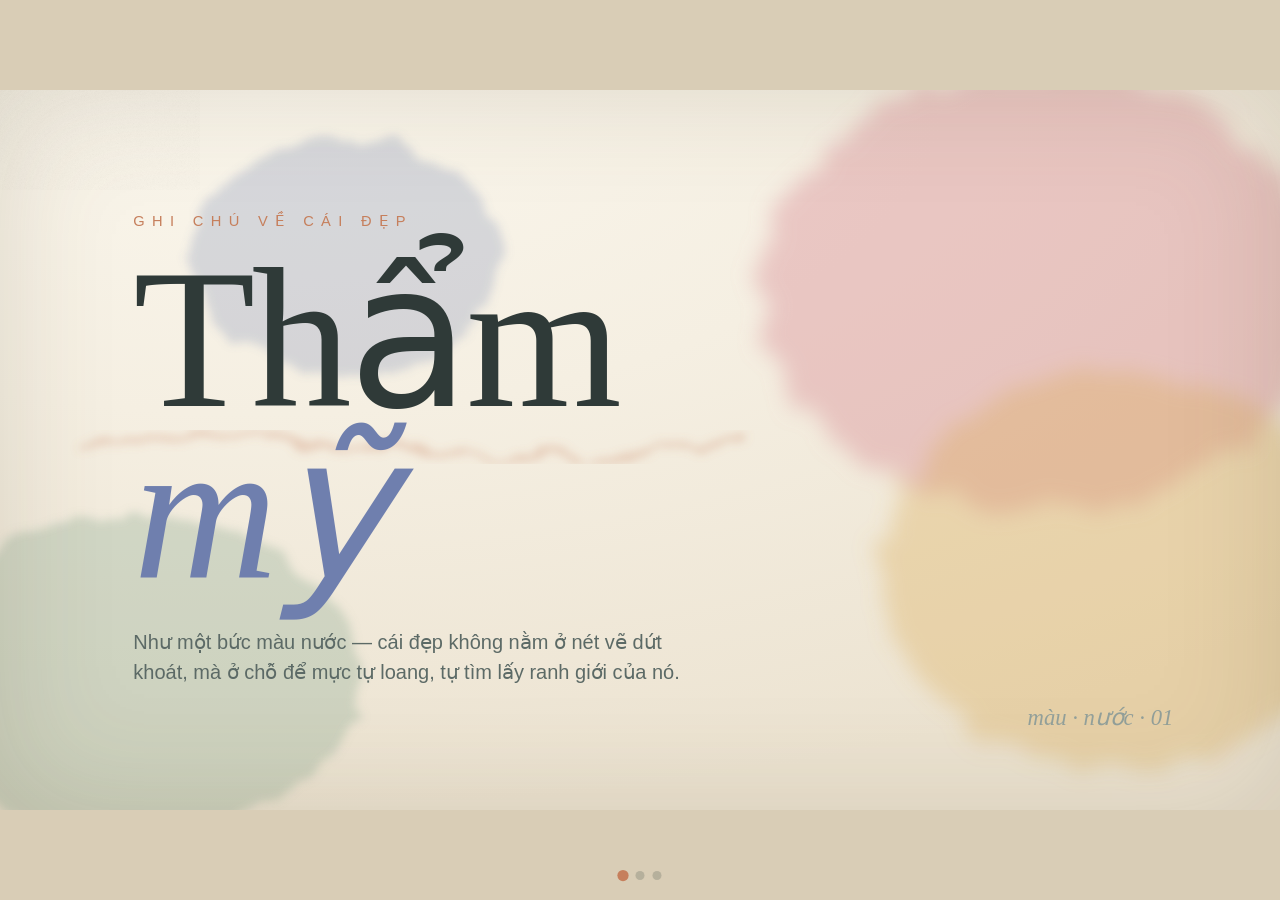
<file: tham-my-mau-nuoc.html>
<!DOCTYPE html>
<html lang="vi">
<head>
<meta charset="UTF-8">
<meta name="viewport" content="width=device-width, initial-scale=1.0">
<title>Thẩm mỹ — Màu Nước</title>

<link rel="stylesheet" href="https://api.fontshare.com/v2/css?f[]=fraunces@300,400,500,600,700&f[]=work-sans@300,400,500,600&display=swap">

<style>
/* ===========================================
   THEME — bảng màu nước (watercolor washes)
   =========================================== */
:root {
    --paper:      #f5efe2;   /* giấy mỹ thuật ngà */
    --paper-edge: #ece3d1;
    --stage-bg:   #d9cdb6;

    --ink:        #2f3a38;   /* mực xanh đen */
    --ink-soft:   #5c6a66;
    --ink-faint:  #93a09a;

    --wash-rose:     #d98f96;
    --wash-sage:     #8fae95;
    --wash-ochre:    #dcae58;
    --wash-indigo:   #6f7fae;
    --wash-terra:    #c67f5c;
    --wash-plum:     #9a7ba0;

    --font-display: 'Fraunces', serif;
    --font-body:    'Work Sans', sans-serif;

    --ease: cubic-bezier(0.16, 1, 0.3, 1);
}

* { margin: 0; padding: 0; box-sizing: border-box; }

/* ===========================================
   viewport-base.css — BẮT BUỘC (stage 16:9 cố định)
   =========================================== */
html, body { width: 100%; height: 100%; margin: 0; overflow: hidden; background: var(--stage-bg); }
.deck-viewport { position: fixed; inset: 0; overflow: hidden; background: var(--stage-bg); }
.deck-stage {
    position: absolute; left: 0; top: 0;
    width: 1920px; height: 1080px;
    overflow: hidden; transform-origin: 0 0;
    background: var(--paper);
}
.slide {
    position: absolute; inset: 0;
    width: 1920px; height: 1080px;
    overflow: hidden; display: block;
    visibility: hidden; opacity: 0; pointer-events: none;
    background: var(--paper);
}
.slide.active, .slide.visible { visibility: visible; opacity: 1; pointer-events: auto; z-index: 1; }
img, video, canvas, svg { max-width: 100%; max-height: 100%; }
@media print {
    html, body { width: 1920px; height: auto; overflow: visible; background: #fff; }
    .deck-viewport { position: static; overflow: visible; background: #fff; }
    .deck-stage { position: static; width: auto; height: auto; transform: none !important; background: none; }
    .slide { position: relative; display: block !important; visibility: visible !important; opacity: 1 !important; pointer-events: auto !important; width: 1920px; height: 1080px; break-after: page; page-break-after: always; }
    .slide:last-child { break-after: auto; page-break-after: auto; }
}
@media (prefers-reduced-motion: reduce) {
    *, *::before, *::after { animation-duration: 0.01ms !important; transition-duration: 0.2s !important; }
}

/* ===========================================
   NỀN GIẤY + VÂN MỰC — dùng chung mọi slide
   =========================================== */
.slide .paper {
    position: absolute; inset: 0; z-index: 0;
    background:
        radial-gradient(120% 100% at 20% 0%, #faf6ec 0%, var(--paper) 45%, var(--paper-edge) 100%);
}
/* vân giấy hạt mịn (SVG noise) */
.slide .grain {
    position: absolute; inset: 0; z-index: 6;
    opacity: 0.5; mix-blend-mode: multiply; pointer-events: none;
}
/* viền giấy tối nhẹ 4 cạnh */
.slide .vignette {
    position: absolute; inset: 0; z-index: 5; pointer-events: none;
    box-shadow: inset 0 0 180px rgba(90,74,48,0.16);
}

/* ===========================================
   MẢNG MÀU NƯỚC — blob SVG loang
   =========================================== */
.washes { position: absolute; inset: 0; z-index: 1; }

/* ===========================================
   SLIDE 1 — BÌA
   =========================================== */
.s1-content {
    position: relative; z-index: 4;
    height: 100%;
    display: flex; flex-direction: column;
    justify-content: center;
    padding: 0 200px;
}
.s1-eyebrow {
    font-family: var(--font-body);
    font-size: 22px; letter-spacing: 0.5em; text-transform: uppercase;
    color: var(--wash-terra);
    margin-bottom: 34px;
}
.s1-title {
    font-family: var(--font-display);
    font-weight: 300;
    font-size: 300px;
    line-height: 0.86;
    letter-spacing: -0.02em;
    color: var(--ink);
}
.s1-title .it { font-style: italic; font-weight: 500; color: var(--wash-indigo); }
.s1-sub {
    font-family: var(--font-body);
    font-size: 30px; line-height: 1.5; font-weight: 300;
    color: var(--ink-soft);
    max-width: 820px;
    margin-top: 46px;
}
.s1-sign {
    position: absolute; right: 160px; bottom: 120px; z-index: 4;
    font-family: var(--font-display); font-style: italic;
    font-size: 34px; color: var(--ink-faint);
}

/* ===========================================
   SLIDE 2 — BA SẮC ĐỘ
   =========================================== */
.s2-content {
    position: relative; z-index: 4;
    height: 100%;
    padding: 110px 160px;
    display: flex; flex-direction: column;
}
.s2-head { display: flex; align-items: baseline; gap: 30px; margin-bottom: 20px; }
.s2-kicker {
    font-family: var(--font-body); font-size: 20px; letter-spacing: 0.4em;
    text-transform: uppercase; color: var(--wash-terra);
}
.s2-rule { flex: 1; height: 1px; background: rgba(47,58,56,0.2); }
.s2-title {
    font-family: var(--font-display); font-weight: 400;
    font-size: 104px; line-height: 1; letter-spacing: -0.02em;
    color: var(--ink); margin-bottom: 70px;
}
.s2-title .it { font-style: italic; color: var(--wash-rose); }

.s2-grid {
    display: grid; grid-template-columns: repeat(3, 1fr); gap: 64px;
    flex: 1;
}
.swatch { position: relative; display: flex; flex-direction: column; }
.swatch .dot {
    position: absolute; width: 300px; height: 300px; z-index: 0;
    top: -40px; left: -40px; opacity: 0.9;
}
.swatch .idx {
    position: relative; z-index: 2;
    font-family: var(--font-body); font-size: 20px; letter-spacing: 0.3em;
    color: var(--ink-faint); margin-bottom: 210px;
}
.swatch h3 {
    position: relative; z-index: 2;
    font-family: var(--font-display); font-weight: 500;
    font-size: 52px; color: var(--ink); margin-bottom: 16px;
}
.swatch p {
    position: relative; z-index: 2;
    font-family: var(--font-body); font-weight: 300;
    font-size: 23px; line-height: 1.5; color: var(--ink-soft);
    max-width: 380px;
}

/* ===========================================
   SLIDE 3 — TRÍCH DẪN
   =========================================== */
.s3-content {
    position: relative; z-index: 4;
    height: 100%;
    display: flex; flex-direction: column;
    align-items: center; justify-content: center;
    padding: 0 260px;
    text-align: center;
}
.s3-mark {
    font-family: var(--font-display);
    font-size: 220px; line-height: 0.5;
    color: var(--wash-rose); opacity: 0.55; margin-bottom: 20px;
}
.s3-quote {
    font-family: var(--font-display); font-weight: 300;
    font-size: 88px; line-height: 1.22; letter-spacing: -0.01em;
    color: var(--ink);
}
.s3-quote em { font-style: italic; font-weight: 500; color: var(--wash-indigo); }
.s3-attr {
    margin-top: 56px;
    font-family: var(--font-body); font-size: 24px; font-weight: 400;
    letter-spacing: 0.28em; text-transform: uppercase;
    color: var(--ink-faint);
}
.s3-attr::before { content: "— "; color: var(--wash-terra); }

/* ===========================================
   ANIMATION — loang dần khi slide .visible
   =========================================== */
.reveal { opacity: 0; transform: translateY(30px); transition: opacity 1s var(--ease), transform 1s var(--ease); }
.slide.visible .reveal { opacity: 1; transform: translateY(0); }
.slide.visible .r1 { transition-delay: 0.10s; }
.slide.visible .r2 { transition-delay: 0.28s; }
.slide.visible .r3 { transition-delay: 0.46s; }
.slide.visible .r4 { transition-delay: 0.64s; }

.blob-anim { opacity: 0; transform: scale(0.92); transition: opacity 1.4s var(--ease), transform 1.4s var(--ease); transition-delay: 0.15s; }
.slide.visible .blob-anim { opacity: 1; transform: scale(1); }

@keyframes floaty { 0%,100% { transform: translate(0,0) scale(1); } 50% { transform: translate(6px,-12px) scale(1.02); } }
.slide.visible .floaty { animation: floaty 11s ease-in-out infinite; }

/* Chrome ngoài stage */
.deck-controls {
    position: fixed; left: 50%; bottom: 20px; transform: translateX(-50%);
    z-index: 1000; display: flex; align-items: center; gap: 14px;
    font-family: var(--font-body); font-size: 13px; letter-spacing: 0.24em;
    text-transform: uppercase; color: #7a6f5a;
}
.deck-controls .dots { display: flex; gap: 8px; }
.deck-controls .dots i { width: 9px; height: 9px; border-radius: 50%; background: rgba(47,58,56,0.2); transition: all 0.4s var(--ease); }
.deck-controls .dots i.on { background: var(--wash-terra); transform: scale(1.25); }
</style>
</head>
<body>
<div class="deck-viewport">
    <main class="deck-stage" id="deckStage">

        <!-- SVG DEFS dùng chung: filter loang màu nước + vân giấy -->
        <svg width="0" height="0" style="position:absolute">
            <defs>
                <!-- Viền blob nhoè hữu cơ -->
                <filter id="wc-edge" x="-30%" y="-30%" width="160%" height="160%">
                    <feTurbulence type="fractalNoise" baseFrequency="0.014" numOctaves="4" seed="7" result="n"/>
                    <feDisplacementMap in="SourceGraphic" in2="n" scale="46" xChannelSelector="R" yChannelSelector="G"/>
                    <feGaussianBlur stdDeviation="7"/>
                </filter>
                <!-- Loang mềm bên trong -->
                <filter id="wc-soft" x="-40%" y="-40%" width="180%" height="180%">
                    <feTurbulence type="fractalNoise" baseFrequency="0.02" numOctaves="3" seed="3" result="n"/>
                    <feDisplacementMap in="SourceGraphic" in2="n" scale="60" xChannelSelector="R" yChannelSelector="G"/>
                    <feGaussianBlur stdDeviation="16"/>
                </filter>
                <!-- Vân giấy hạt -->
                <filter id="paper-grain">
                    <feTurbulence type="fractalNoise" baseFrequency="0.9" numOctaves="2" seed="11"/>
                    <feColorMatrix type="saturate" values="0"/>
                    <feComponentTransfer><feFuncA type="linear" slope="0.14"/></feComponentTransfer>
                </filter>
            </defs>
        </svg>

        <!-- ================= SLIDE 1 — BÌA ================= -->
        <section class="slide active visible">
            <div class="paper"></div>

            <svg class="washes" viewBox="0 0 1920 1080" preserveAspectRatio="none">
                <!-- wash lớn bên phải -->
                <g class="blob-anim" filter="url(#wc-soft)">
                    <ellipse cx="1560" cy="300" rx="420" ry="330" fill="var(--wash-rose)" opacity="0.42"/>
                    <ellipse cx="1680" cy="720" rx="360" ry="300" fill="var(--wash-ochre)" opacity="0.34"/>
                </g>
                <!-- wash trái dưới -->
                <g class="blob-anim floaty" filter="url(#wc-edge)">
                    <ellipse cx="200" cy="880" rx="340" ry="240" fill="var(--wash-sage)" opacity="0.34"/>
                    <ellipse cx="520" cy="250" rx="230" ry="180" fill="var(--wash-indigo)" opacity="0.24"/>
                </g>
                <!-- nét cọ mảnh -->
                <g class="blob-anim" filter="url(#wc-edge)">
                    <path d="M120,540 C420,470 760,610 1120,520" stroke="var(--wash-terra)" stroke-width="10" fill="none" opacity="0.3"/>
                </g>
            </svg>

            <div class="vignette"></div>

            <div class="s1-content">
                <div class="s1-eyebrow reveal r1">Ghi chú về cái đẹp</div>
                <h1 class="s1-title reveal r2">Thẩm<br><span class="it">mỹ</span></h1>
                <p class="s1-sub reveal r3">
                    Như một bức màu nước — cái đẹp không nằm ở nét vẽ dứt khoát,
                    mà ở chỗ để mực tự loang, tự tìm lấy ranh giới của nó.
                </p>
            </div>
            <div class="s1-sign reveal r4">màu · nước · 01</div>

            <svg class="grain"><rect width="100%" height="100%" filter="url(#paper-grain)"/></svg>
        </section>

        <!-- ================= SLIDE 2 — BA SẮC ĐỘ ================= -->
        <section class="slide">
            <div class="paper"></div>

            <svg class="washes" viewBox="0 0 1920 1080" preserveAspectRatio="none">
                <g class="blob-anim floaty" filter="url(#wc-soft)">
                    <ellipse cx="1550" cy="180" rx="440" ry="260" fill="var(--wash-indigo)" opacity="0.22"/>
                </g>
                <g class="blob-anim" filter="url(#wc-soft)">
                    <ellipse cx="240" cy="960" rx="420" ry="240" fill="var(--wash-terra)" opacity="0.20"/>
                </g>
            </svg>

            <div class="vignette"></div>

            <div class="s2-content">
                <div class="s2-head reveal r1">
                    <span class="s2-kicker">Ba sắc độ</span>
                    <span class="s2-rule"></span>
                </div>
                <h2 class="s2-title reveal r2">Cái đẹp để lại <span class="it">dấu</span> thế nào</h2>

                <div class="s2-grid">
                    <div class="swatch reveal r2">
                        <svg class="dot blob-anim" viewBox="0 0 300 300" filter="url(#wc-edge)">
                            <ellipse cx="150" cy="150" rx="120" ry="112" fill="var(--wash-rose)" opacity="0.55"/>
                        </svg>
                        <span class="idx">01</span>
                        <h3>Nhận thức</h3>
                        <p>Cảm nhận cái đẹp là một năng lực được luyện qua thời gian, như tay quen với cọ.</p>
                    </div>
                    <div class="swatch reveal r3">
                        <svg class="dot blob-anim" viewBox="0 0 300 300" filter="url(#wc-edge)">
                            <ellipse cx="150" cy="150" rx="122" ry="106" fill="var(--wash-sage)" opacity="0.55"/>
                        </svg>
                        <span class="idx">02</span>
                        <h3>Cân bằng</h3>
                        <p>Khoảng trống, tỷ lệ và độ tương phản cùng giữ cho bố cục đứng vững mà không gò bó.</p>
                    </div>
                    <div class="swatch reveal r4">
                        <svg class="dot blob-anim" viewBox="0 0 300 300" filter="url(#wc-edge)">
                            <ellipse cx="150" cy="150" rx="118" ry="120" fill="var(--wash-ochre)" opacity="0.55"/>
                        </svg>
                        <span class="idx">03</span>
                        <h3>Ý nghĩa</h3>
                        <p>Đẹp nhất khi hình thức nói đúng điều nội dung muốn nói — và không nói thêm gì.</p>
                    </div>
                </div>
            </div>

            <svg class="grain"><rect width="100%" height="100%" filter="url(#paper-grain)"/></svg>
        </section>

        <!-- ================= SLIDE 3 — TRÍCH DẪN ================= -->
        <section class="slide">
            <div class="paper"></div>

            <svg class="washes" viewBox="0 0 1920 1080" preserveAspectRatio="none">
                <g class="blob-anim floaty" filter="url(#wc-soft)">
                    <ellipse cx="960" cy="200" rx="620" ry="240" fill="var(--wash-plum)" opacity="0.20"/>
                    <ellipse cx="420" cy="980" rx="420" ry="240" fill="var(--wash-ochre)" opacity="0.22"/>
                    <ellipse cx="1600" cy="1020" rx="380" ry="220" fill="var(--wash-sage)" opacity="0.20"/>
                </g>
            </svg>

            <div class="vignette"></div>

            <div class="s3-content">
                <div class="s3-mark reveal r1">”</div>
                <blockquote class="s3-quote reveal r2">
                    Cái đẹp là <em>lời hứa của hạnh phúc</em>.
                </blockquote>
                <div class="s3-attr reveal r3">Stendhal</div>
            </div>

            <svg class="grain"><rect width="100%" height="100%" filter="url(#paper-grain)"/></svg>
        </section>

    </main>
</div>

<div class="deck-controls">
    <div class="dots"><i class="on"></i><i></i><i></i></div>
</div>

<script>
/* ===========================================
   STAGE SCALER + ĐIỀU HƯỚNG SLIDE
   =========================================== */
class SlidePresentation {
    constructor() {
        this.slides = document.querySelectorAll('.slide');
        this.stage = document.getElementById('deckStage');
        this.dots = document.querySelectorAll('.deck-controls .dots i');
        this.current = 0;
        this.fitStage();
        window.addEventListener('resize', () => this.fitStage());
        this.bindNav();
        this.show(0);
    }
    fitStage() {
        const f = Math.min(window.innerWidth / 1920, window.innerHeight / 1080);
        const x = (window.innerWidth  - 1920 * f) / 2;
        const y = (window.innerHeight - 1080 * f) / 2;
        this.stage.style.transform = `translate(${x}px, ${y}px) scale(${f})`;
    }
    bindNav() {
        document.addEventListener('keydown', (e) => {
            if (['ArrowRight','ArrowDown',' ','PageDown'].includes(e.key)) { e.preventDefault(); this.show(this.current + 1); }
            if (['ArrowLeft','ArrowUp','PageUp'].includes(e.key)) { e.preventDefault(); this.show(this.current - 1); }
        });
        let sx = null;
        document.addEventListener('touchstart', (e) => sx = e.touches[0].clientX);
        document.addEventListener('touchend', (e) => {
            if (sx === null) return;
            const dx = e.changedTouches[0].clientX - sx;
            if (Math.abs(dx) > 50) this.show(this.current + (dx < 0 ? 1 : -1));
            sx = null;
        });
    }
    show(i) {
        this.current = Math.max(0, Math.min(i, this.slides.length - 1));
        this.slides.forEach((s, k) => {
            s.classList.toggle('active', k === this.current);
            s.classList.toggle('visible', k === this.current);
        });
        this.dots.forEach((d, k) => d.classList.toggle('on', k === this.current));
    }
}
new SlidePresentation();
</script>
</body>
</html>
</file>
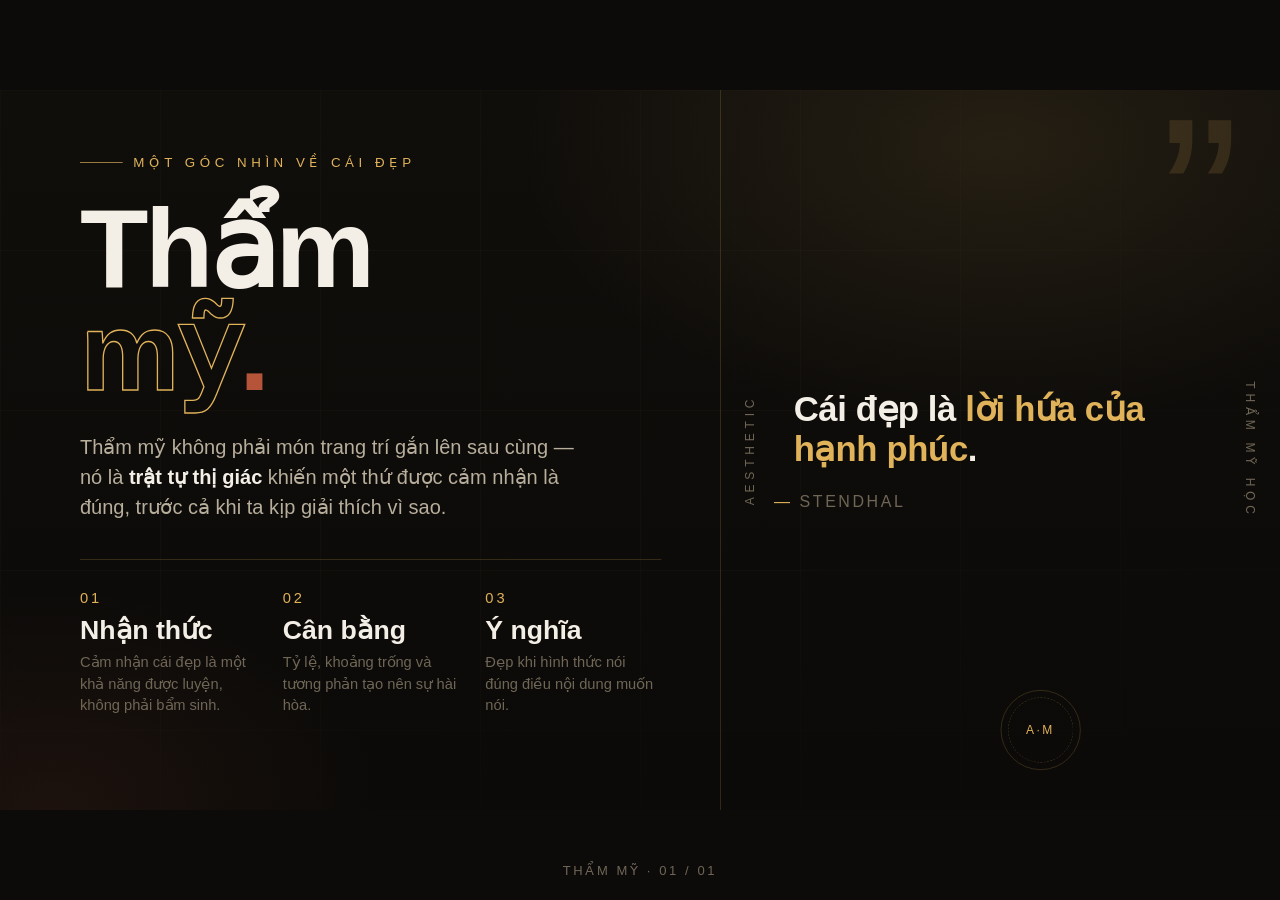
<file: tham-my.html>
<!DOCTYPE html>
<html lang="vi">
<head>
<meta charset="UTF-8">
<meta name="viewport" content="width=device-width, initial-scale=1.0">
<title>Thẩm mỹ — Một Trang</title>

<!-- Fonts: Fontshare (distinctive, non-generic) -->
<link rel="stylesheet" href="https://api.fontshare.com/v2/css?f[]=clash-display@600,700&f[]=satoshi@400,500,700&f[]=general-sans@400&display=swap">

<style>
/* ===========================================
   THEME — đổi các biến này để đổi toàn bộ tông màu
   =========================================== */
:root {
    --stage-bg: #0c0b09;
    --slide-bg: #100e0b;

    --ink:          #f4efe6;
    --ink-soft:     #b8ae9c;
    --ink-faint:    #6f6656;
    --accent:       #e0b25a;   /* đồng cổ / amber */
    --accent-2:     #b6543a;   /* đất nung */
    --line:         rgba(224, 178, 90, 0.28);

    --font-display: 'Clash Display', sans-serif;
    --font-body:    'Satoshi', sans-serif;
    --font-mono:    'General Sans', sans-serif;

    --ease: cubic-bezier(0.16, 1, 0.3, 1);
}

* { margin: 0; padding: 0; box-sizing: border-box; }

/* ===========================================
   viewport-base.css — BẮT BUỘC (stage 16:9 cố định)
   =========================================== */
html, body { width: 100%; height: 100%; margin: 0; overflow: hidden; background: var(--stage-bg); }
.deck-viewport { position: fixed; inset: 0; overflow: hidden; background: var(--stage-bg); }
.deck-stage {
    position: absolute; left: 0; top: 0;
    width: 1920px; height: 1080px;
    overflow: hidden; transform-origin: 0 0;
    background: var(--slide-bg);
}
.slide {
    position: absolute; inset: 0;
    width: 1920px; height: 1080px;
    overflow: hidden; display: block;
    visibility: hidden; opacity: 0; pointer-events: none;
    background: var(--slide-bg);
}
.slide.active, .slide.visible { visibility: visible; opacity: 1; pointer-events: auto; z-index: 1; }
img, video, canvas, svg { max-width: 100%; max-height: 100%; }
@media print {
    html, body { width: 1920px; height: auto; overflow: visible; background: #fff; }
    .deck-viewport { position: static; overflow: visible; background: #fff; }
    .deck-stage { position: static; width: auto; height: auto; transform: none !important; background: none; }
    .slide { position: relative; display: block !important; visibility: visible !important; opacity: 1 !important; pointer-events: auto !important; width: 1920px; height: 1080px; break-after: page; page-break-after: always; }
    .slide:last-child { break-after: auto; page-break-after: auto; }
}
@media (prefers-reduced-motion: reduce) {
    *, *::before, *::after { animation-duration: 0.01ms !important; transition-duration: 0.2s !important; }
}

/* ===========================================
   SLIDE — bố cục editorial 2 cột
   =========================================== */
.slide-editorial {
    display: grid;
    grid-template-columns: 1080px 1fr;
    height: 1080px;
    position: relative;
}

/* Nền chất liệu: chồng gradient + lưới mảnh */
.slide-editorial::before {
    content: "";
    position: absolute; inset: 0;
    background:
        radial-gradient(1200px 700px at 78% 8%, rgba(224,178,90,0.10), transparent 60%),
        radial-gradient(900px 600px at 4% 100%, rgba(182,84,58,0.10), transparent 55%),
        linear-gradient(180deg, #100e0b 0%, #0b0a08 100%);
    z-index: 0;
}
.slide-editorial::after {
    content: "";
    position: absolute; inset: 0;
    background-image:
        linear-gradient(var(--line) 1px, transparent 1px),
        linear-gradient(90deg, var(--line) 1px, transparent 1px);
    background-size: 240px 240px;
    opacity: 0.10;
    mask-image: radial-gradient(120% 100% at 30% 40%, #000 30%, transparent 78%);
    z-index: 0;
}

/* --- Cột trái: nội dung --- */
.col-text {
    position: relative; z-index: 2;
    padding: 96px 88px 96px 120px;
    display: flex; flex-direction: column;
}
.kicker {
    display: flex; align-items: center; gap: 16px;
    font-family: var(--font-body);
    font-size: 20px; letter-spacing: 0.34em; text-transform: uppercase;
    color: var(--accent);
    margin-bottom: 40px;
}
.kicker::before { content: ""; width: 64px; height: 1px; background: var(--accent); display: block; }

.title {
    font-family: var(--font-display);
    font-weight: 700;
    font-size: 168px;
    line-height: 0.92;
    letter-spacing: -0.03em;
    color: var(--ink);
}
.title .thin {
    font-family: var(--font-display);
    font-weight: 600;
    color: transparent;
    -webkit-text-stroke: 2px var(--accent);
}
.title .accent { color: var(--accent-2); }

.lede {
    font-family: var(--font-body);
    font-size: 30px;
    line-height: 1.5;
    color: var(--ink-soft);
    max-width: 760px;
    margin-top: 44px;
}
.lede strong { color: var(--ink); font-weight: 700; }

.rule { height: 1px; background: var(--line); margin: 56px 0 44px; }

/* Ba trụ cột thẩm mỹ */
.pillars { display: grid; grid-template-columns: repeat(3, 1fr); gap: 40px; }
.pillar .num {
    font-family: var(--font-mono);
    font-size: 22px; color: var(--accent);
    letter-spacing: 0.2em; margin-bottom: 14px; display: block;
}
.pillar h3 {
    font-family: var(--font-display);
    font-size: 40px; font-weight: 600; color: var(--ink);
    line-height: 1.05; margin-bottom: 12px;
}
.pillar p { font-family: var(--font-body); font-size: 22px; line-height: 1.45; color: var(--ink-faint); }

/* --- Cột phải: panel biểu tượng --- */
.col-visual {
    position: relative; z-index: 2;
    border-left: 1px solid var(--line);
    display: flex; flex-direction: column;
    align-items: center; justify-content: center;
    padding: 96px 80px;
    overflow: hidden;
}
.quote-mark {
    font-family: var(--font-display);
    font-size: 360px; line-height: 0.6;
    color: rgba(224,178,90,0.14);
    position: absolute; top: 60px; right: 60px;
    pointer-events: none;
}
.epigraph {
    font-family: var(--font-display);
    font-weight: 600;
    font-size: 52px; line-height: 1.18;
    letter-spacing: -0.01em;
    color: var(--ink);
    max-width: 620px;
    position: relative; z-index: 2;
}
.epigraph em { color: var(--accent); font-style: normal; }
.attr {
    margin-top: 34px;
    font-family: var(--font-body);
    font-size: 24px; letter-spacing: 0.16em; text-transform: uppercase;
    color: var(--ink-faint);
    align-self: flex-start;
    position: relative; z-index: 2;
}
.attr::before { content: "— "; color: var(--accent); }

/* Nhãn dọc hai bên panel */
.side-label {
    position: absolute;
    writing-mode: vertical-rl;
    font-family: var(--font-body);
    font-size: 18px; letter-spacing: 0.4em; text-transform: uppercase;
    color: var(--ink-faint);
}
.side-label.left  { left: 34px;  top: 50%; transform: translateY(-50%) rotate(180deg); }
.side-label.right { right: 34px; top: 50%; transform: translateY(-50%); }

/* Chấm đồng ở đáy panel */
.seal {
    position: absolute; bottom: 60px; left: 50%; transform: translateX(-50%);
    width: 120px; height: 120px; border-radius: 50%;
    border: 1px solid var(--line);
    display: flex; align-items: center; justify-content: center;
    font-family: var(--font-mono); font-size: 18px; letter-spacing: 0.2em;
    color: var(--accent);
}
.seal::after {
    content: ""; position: absolute; inset: 10px;
    border-radius: 50%; border: 1px dashed rgba(224,178,90,0.25);
}

/* ===========================================
   ANIMATION — reveal khi slide .visible
   =========================================== */
.reveal { opacity: 0; transform: translateY(34px); transition: opacity 0.9s var(--ease), transform 0.9s var(--ease); }
.slide.visible .reveal { opacity: 1; transform: translateY(0); }
.slide.visible .r1 { transition-delay: 0.15s; }
.slide.visible .r2 { transition-delay: 0.30s; }
.slide.visible .r3 { transition-delay: 0.45s; }
.slide.visible .r4 { transition-delay: 0.60s; }
.slide.visible .r5 { transition-delay: 0.75s; }

@keyframes drift { 0%,100% { transform: translateY(0); } 50% { transform: translateY(-14px); } }
.slide.visible .seal { animation: drift 6s ease-in-out infinite; }

/* Chrome ngoài stage */
.deck-controls {
    position: fixed; left: 50%; bottom: 22px; transform: translateX(-50%);
    z-index: 1000;
    font-family: var(--font-body); font-size: 13px; letter-spacing: 0.2em;
    text-transform: uppercase; color: var(--ink-faint);
}
</style>
</head>
<body>
<div class="deck-viewport">
    <main class="deck-stage" id="deckStage">

        <!-- ===== SLIDE DUY NHẤT: THẨM MỸ ===== -->
        <section class="slide slide-editorial active visible">
            <div class="col-text">
                <div class="kicker reveal r1">Một góc nhìn về cái đẹp</div>

                <h1 class="title reveal r2">
                    Thẩm<br>
                    <span class="thin">mỹ</span><span class="accent">.</span>
                </h1>

                <p class="lede reveal r3">
                    Thẩm mỹ không phải món trang trí gắn lên sau cùng — nó là
                    <strong>trật tự thị giác</strong> khiến một thứ được cảm nhận
                    là đúng, trước cả khi ta kịp giải thích vì sao.
                </p>

                <div class="rule reveal r3"></div>

                <div class="pillars">
                    <div class="pillar reveal r4">
                        <span class="num">01</span>
                        <h3>Nhận thức</h3>
                        <p>Cảm nhận cái đẹp là một khả năng được luyện, không phải bẩm sinh.</p>
                    </div>
                    <div class="pillar reveal r4">
                        <span class="num">02</span>
                        <h3>Cân bằng</h3>
                        <p>Tỷ lệ, khoảng trống và tương phản tạo nên sự hài hòa.</p>
                    </div>
                    <div class="pillar reveal r5">
                        <span class="num">03</span>
                        <h3>Ý nghĩa</h3>
                        <p>Đẹp khi hình thức nói đúng điều nội dung muốn nói.</p>
                    </div>
                </div>
            </div>

            <div class="col-visual">
                <span class="side-label left">Aesthetic</span>
                <span class="side-label right">Thẩm mỹ học</span>
                <div class="quote-mark">”</div>

                <blockquote class="epigraph reveal r2">
                    Cái đẹp là <em>lời hứa của hạnh phúc</em>.
                </blockquote>
                <div class="attr reveal r4">Stendhal</div>

                <div class="seal reveal r5">A·M</div>
            </div>
        </section>

    </main>
</div>

<div class="deck-controls">Thẩm mỹ · 01 / 01</div>

<script>
/* ===========================================
   STAGE SCALER — giữ slide 16:9 trên mọi màn hình
   =========================================== */
class SlidePresentation {
    constructor() {
        this.slides = document.querySelectorAll('.slide');
        this.stage = document.getElementById('deckStage');
        this.current = 0;
        this.fitStage();
        window.addEventListener('resize', () => this.fitStage());
    }
    fitStage() {
        const f = Math.min(window.innerWidth / 1920, window.innerHeight / 1080);
        const x = (window.innerWidth  - 1920 * f) / 2;
        const y = (window.innerHeight - 1080 * f) / 2;
        this.stage.style.transform = `translate(${x}px, ${y}px) scale(${f})`;
    }
}
new SlidePresentation();
</script>
</body>
</html>
</file>
<file: styles.css>
:root{
  --paper:#F2EEE6;
  --paper-2:#E9E3D8;
  --ink:#17161A;
  --ink-soft:#3A3833;
  --muted:#7C776D;
  --walnut:#6B4A35;
  --brass:#A9875B;
  --brass-ink:#7A5A34;
  --line:rgba(23,22,26,.14);
  --line-soft:rgba(23,22,26,.08);
  --dark:#111113;
  --dark-2:#19191C;
  --paper-on-dark:rgba(242,238,230,.78);
  --pad:clamp(20px,5vw,72px);
  --max:1440px;
  --ease:cubic-bezier(.2,.7,.2,1);
}

*{box-sizing:border-box}
html{scroll-behavior:smooth;scroll-padding-top:84px}
html,body{margin:0;padding:0}
body{
  background:var(--paper);
  color:var(--ink);
  font-family:"Inter",-apple-system,BlinkMacSystemFont,"Segoe UI",sans-serif;
  font-size:15px;
  line-height:1.65;
  font-weight:400;
  -webkit-font-smoothing:antialiased;
}
body::before{
  content:"";
  position:fixed;
  inset:0;
  z-index:400;
  pointer-events:none;
  opacity:.035;
  background-image:url("data:image/svg+xml,%3Csvg xmlns='http://www.w3.org/2000/svg' width='180' height='180'%3E%3Cfilter id='n'%3E%3CfeTurbulence type='fractalNoise' baseFrequency='.82' numOctaves='4' stitchTiles='stitch'/%3E%3C/filter%3E%3Crect width='100%25' height='100%25' filter='url(%23n)'/%3E%3C/svg%3E");
}
body.locked{overflow:hidden}

h1,h2,h3,blockquote,.brand-name,.contact-big,.intro-big{
  font-family:"Fraunces",Georgia,"Times New Roman",serif;
  font-weight:300;
  letter-spacing:-.02em;
  line-height:1.02;
  margin:0;
}
h1 em,h2 em,h3 em,.intro-big em,.contact-big em{
  font-style:italic;
  font-weight:300;
}
p{margin:0}
img{display:block;max-width:100%}
a{color:inherit;text-decoration:none}
button{font:inherit;color:inherit;background:none;border:0;cursor:pointer}
::selection{background:var(--ink);color:var(--paper)}
:focus-visible{outline:2px solid var(--brass);outline-offset:3px}

.wrap{width:100%;max-width:var(--max);margin:0 auto;padding-left:var(--pad);padding-right:var(--pad)}

.label{
  font-size:10px;
  letter-spacing:.24em;
  text-transform:uppercase;
  color:var(--muted);
  margin-bottom:22px;
}
.eyebrow{
  font-size:11px;
  letter-spacing:.24em;
  text-transform:uppercase;
}

.site-head{
  position:fixed;
  inset:0 0 auto 0;
  z-index:100;
  display:flex;
  align-items:center;
  gap:clamp(20px,4vw,64px);
  padding:20px var(--pad);
  color:var(--paper);
  transition:background .45s var(--ease),color .45s var(--ease),padding .45s var(--ease),box-shadow .45s var(--ease);
}
.site-head.scrolled{
  background:rgba(242,238,230,.94);
  -webkit-backdrop-filter:blur(14px);
  backdrop-filter:blur(14px);
  color:var(--ink);
  padding:12px var(--pad);
  box-shadow:0 1px 0 var(--line-soft);
}
.brand{display:flex;align-items:baseline;gap:10px;margin-right:auto;line-height:1}
.brand-name{font-size:19px;letter-spacing:.01em}
.brand-sub{
  font-size:9px;
  letter-spacing:.22em;
  text-transform:uppercase;
  opacity:.62;
}
.nav{display:flex;gap:clamp(18px,2.4vw,36px)}
.nav a{
  font-size:11px;
  letter-spacing:.16em;
  text-transform:uppercase;
  position:relative;
  padding:4px 0;
}
.nav a::after{
  content:"";
  position:absolute;
  left:0;right:0;bottom:0;
  height:1px;
  background:currentColor;
  transform:scaleX(0);
  transform-origin:right;
  transition:transform .45s var(--ease);
}
.nav a:hover::after{transform:scaleX(1);transform-origin:left}
.head-cta{
  font-size:11px;
  letter-spacing:.14em;
  text-transform:uppercase;
  border:1px solid currentColor;
  border-radius:999px;
  padding:9px 16px;
  opacity:.9;
  transition:background .3s,color .3s,border-color .3s;
}
.site-head.scrolled .head-cta:hover{background:var(--ink);color:var(--paper);border-color:var(--ink)}
.site-head:not(.scrolled) .head-cta:hover{background:var(--paper);color:var(--ink);border-color:var(--paper)}
.menu-btn{
  display:none;
  width:40px;height:40px;
  position:relative;
  margin-left:auto;
}
.menu-btn span{
  position:absolute;left:8px;right:8px;height:1px;background:currentColor;
  transition:transform .35s var(--ease),top .35s var(--ease);
}
.menu-btn span:first-child{top:17px}
.menu-btn span:last-child{top:23px}
.menu-btn.open span:first-child{top:20px;transform:rotate(45deg)}
.menu-btn.open span:last-child{top:20px;transform:rotate(-45deg)}

.menu{
  position:fixed;inset:0;z-index:90;
  background:var(--ink);color:var(--paper);
  display:flex;flex-direction:column;justify-content:space-between;
  padding:120px var(--pad) 48px;
  transform:translateY(-102%);
  transition:transform .6s var(--ease);
}
.menu.open{transform:translateY(0)}
.menu-links{display:flex;flex-direction:column;gap:10px}
.menu-links a{font-family:"Fraunces",serif;font-size:clamp(2.2rem,8vw,3.6rem);font-weight:300;line-height:1.1}
.menu-foot{display:flex;justify-content:space-between;gap:24px;font-size:12px;color:rgba(242,238,230,.55);border-top:1px solid rgba(242,238,230,.15);padding-top:20px}

.reveal{opacity:0;transform:translateY(22px);transition:opacity .9s var(--ease),transform .9s var(--ease)}
.reveal.in{opacity:1;transform:none}

.hero{
  position:relative;
  min-height:660px;
  height:min(100svh,960px);
  display:flex;
  align-items:flex-end;
  overflow:hidden;
  color:var(--paper);
  isolation:isolate;
}
.hero-media{position:absolute;inset:0;z-index:-2}
.hero-media img{width:100%;height:100%;object-fit:cover;object-position:50% 54%;animation:heroIn 1.8s var(--ease) both}
@keyframes heroIn{from{transform:scale(1.06)}to{transform:scale(1)}}
.hero-shade{
  position:absolute;inset:0;z-index:-1;
  background:
    linear-gradient(to top,rgba(10,10,12,.82) 0%,rgba(10,10,12,.32) 38%,rgba(10,10,12,.1) 62%,rgba(10,10,12,.38) 100%),
    linear-gradient(to right,rgba(10,10,12,.28),rgba(10,10,12,0) 55%);
}
.hero-inner{
  position:relative;
  width:100%;
  padding:0 var(--pad) clamp(110px,16vh,170px);
  max-width:calc(var(--max) + 80px);
  margin:0 auto;
}
.hero .eyebrow{opacity:.72;margin-bottom:22px}
.hero h1{
  font-size:clamp(3rem,7.6vw,7rem);
  letter-spacing:-.03em;
  margin-bottom:26px;
  text-shadow:0 1px 40px rgba(0,0,0,.18);
}
.hero-lede{max-width:34ch;font-size:clamp(.95rem,1.2vw,1.06rem);line-height:1.6;color:rgba(242,238,230,.8);margin-bottom:30px}
.hero-actions{display:flex;flex-wrap:wrap;gap:12px}
.hero .btn-solid{background:var(--paper);color:var(--ink);border-color:var(--paper)}
.hero .btn-solid:hover{background:transparent;color:var(--paper)}
.hero-foot{
  position:absolute;left:0;right:0;bottom:0;
  display:flex;gap:clamp(20px,4vw,48px);
  align-items:center;
  padding:16px var(--pad);
  border-top:1px solid rgba(242,238,230,.18);
  font-size:10px;
  letter-spacing:.18em;
  text-transform:uppercase;
  color:rgba(242,238,230,.62);
  backdrop-filter:blur(2px);
}
.hero-foot .scroll-cue{margin-left:auto;display:inline-flex;align-items:center;gap:10px}
.scroll-cue i{display:block;width:1px;height:22px;background:rgba(242,238,230,.5);position:relative;overflow:hidden}
.scroll-cue i::after{content:"";position:absolute;inset:0;background:var(--paper);animation:scrollLine 2.2s infinite}
@keyframes scrollLine{0%{transform:translateY(-100%)}60%,100%{transform:translateY(100%)}}

.btn{
  display:inline-flex;align-items:center;justify-content:center;gap:10px;
  padding:14px 24px;
  border-radius:2px;
  border:1px solid transparent;
  font-size:10.5px;
  letter-spacing:.16em;
  text-transform:uppercase;
  font-weight:500;
  transition:background .35s var(--ease),color .35s var(--ease),border-color .35s var(--ease);
  white-space:nowrap;
}
.btn-solid{background:var(--ink);color:var(--paper);border-color:var(--ink)}
.btn-solid:hover{background:transparent;color:var(--ink)}
.btn-line{border-color:currentColor;color:inherit}
.btn-line:hover{background:var(--ink);color:var(--paper);border-color:var(--ink)}
.btn-full{width:100%}

.intro{padding:clamp(72px,10vw,130px) 0 clamp(60px,8vw,100px)}
.intro-grid{display:grid;grid-template-columns:1.15fr .85fr;gap:clamp(40px,8vw,110px);align-items:start}
.intro-big{font-size:clamp(1.8rem,3.4vw,3.1rem);line-height:1.14;letter-spacing:-.02em}
.intro-side{max-width:46ch;padding-top:38px}
.intro-side>p{color:var(--ink-soft);margin-bottom:40px}
.stats{display:grid;grid-template-columns:repeat(3,1fr);gap:20px;border-top:1px solid var(--line);padding-top:24px}
.stats div{display:flex;flex-direction:column;gap:6px}
.stats strong{font-family:"Fraunces",serif;font-weight:300;font-size:2rem;line-height:1}
.stats span{font-size:10px;letter-spacing:.08em;color:var(--muted);line-height:1.5;text-transform:uppercase}

.doors{
  display:grid;
  grid-template-columns:1fr 1fr;
  gap:2px;
  background:var(--paper-2);
  border-top:1px solid var(--line-soft);
  border-bottom:1px solid var(--line-soft);
}
.door{position:relative;display:block;overflow:hidden;aspect-ratio:1/.92;color:var(--paper);isolation:isolate}
.door .media{position:absolute;inset:0}
.door img{width:100%;height:100%;object-fit:cover;filter:saturate(.86) contrast(1.02);transition:transform 1.2s var(--ease)}
.door:hover img{transform:scale(1.04)}
.door-shade{position:absolute;inset:0;background:linear-gradient(to top,rgba(10,10,12,.78),rgba(10,10,12,.08) 60%,rgba(10,10,12,.18));z-index:1}
.door-text{position:absolute;inset:auto 0 0 0;padding:clamp(24px,4vw,48px);z-index:2}
.door-index{display:block;font-size:10px;letter-spacing:.24em;opacity:.7;margin-bottom:14px}
.door h2{font-size:clamp(2.4rem,5vw,4.2rem);margin-bottom:6px}
.door p{color:rgba(242,238,230,.72);font-size:13px;margin-bottom:18px}
.door-link{display:inline-flex;align-items:center;gap:8px;font-size:10px;letter-spacing:.18em;text-transform:uppercase;border-bottom:1px solid rgba(242,238,230,.35);padding-bottom:4px}
.door-link i{font-style:normal;transition:transform .4s var(--ease)}
.door:hover .door-link i{transform:translateX(4px)}

.piano{padding:clamp(80px,11vw,150px) 0 clamp(70px,9vw,120px)}
.section-head{display:grid;grid-template-columns:1.2fr .8fr;grid-template-areas:"label label" "title lede";gap:0 clamp(40px,7vw,100px);align-items:end;margin-bottom:clamp(48px,7vw,92px)}
.section-head .label{grid-area:label}
.section-head h2{grid-area:title;font-size:clamp(2.6rem,6vw,5.2rem)}
.section-lede{grid-area:lede;max-width:38ch;color:var(--ink-soft);padding-bottom:8px;font-size:14px}

.feature{display:grid;grid-template-columns:1.12fr .88fr;gap:clamp(32px,6vw,80px);align-items:start;margin-bottom:clamp(56px,8vw,100px)}
.media{position:relative;overflow:hidden;background:var(--paper-2)}
.media img{width:100%;height:100%;object-fit:cover;transition:transform 1.2s var(--ease)}
.media-tag{
  position:absolute;top:16px;left:16px;z-index:2;
  background:rgba(242,238,230,.9);
  -webkit-backdrop-filter:blur(8px);backdrop-filter:blur(8px);
  color:var(--ink);
  font-size:9.5px;letter-spacing:.16em;text-transform:uppercase;
  padding:7px 11px;border-radius:999px;
}
.feature-media{aspect-ratio:4/4.4}
.feature-media img{object-position:50% 55%}
.feature-info{padding-top:6px}
.feature-top{display:flex;justify-content:space-between;align-items:center;border-bottom:1px solid var(--line);padding-bottom:14px;margin-bottom:22px}
.index{font-size:10px;letter-spacing:.2em;color:var(--muted)}
.status{display:inline-flex;align-items:center;gap:7px;font-size:9.5px;letter-spacing:.16em;text-transform:uppercase;color:var(--muted)}
.status::before{content:"";width:5px;height:5px;border-radius:50%;background:#5C7355}
.status-warm::before{background:var(--brass)}
.feature-info h3{font-size:clamp(1.9rem,3vw,2.8rem);line-height:1.05;margin-bottom:12px}
.feature-info h3 span{color:var(--muted);font-style:italic}
.meta-line{font-size:11px;letter-spacing:.12em;text-transform:uppercase;color:var(--muted);margin-bottom:22px}
.desc{color:var(--ink-soft);max-width:46ch;margin-bottom:28px}
.specs{display:grid;grid-template-columns:1fr 1fr;gap:0 24px;margin:0 0 30px;border-top:1px solid var(--line)}
.specs div{display:flex;justify-content:space-between;gap:12px;padding:11px 0;border-bottom:1px solid var(--line-soft)}
.specs dt{font-size:10px;letter-spacing:.12em;text-transform:uppercase;color:var(--muted)}
.specs dd{margin:0;font-size:13px}
.feature-actions{display:flex;align-items:center;flex-wrap:wrap;gap:20px;margin-bottom:18px}
.price{font-size:12px;letter-spacing:.1em;text-transform:uppercase;color:var(--brass-ink)}

.sound-btn{display:inline-flex;align-items:center;gap:10px;padding:10px 0;font-size:10.5px;letter-spacing:.14em;text-transform:uppercase;color:var(--ink-soft)}
.sound-btn:hover{color:var(--ink)}
.bars{display:inline-flex;align-items:flex-end;gap:2px;height:14px}
.bars i{display:block;width:2px;height:4px;background:currentColor;transform-origin:bottom;transition:height .3s}
.sound-btn.playing .bars i{animation:eq .5s ease-in-out infinite alternate}
.sound-btn.playing .bars i:nth-child(2){animation-delay:.12s}
.sound-btn.playing .bars i:nth-child(3){animation-delay:.24s}
@keyframes eq{from{height:4px}to{height:14px}}
.sound-btn-sm{padding:0}

.piano-grid{display:grid;grid-template-columns:1fr 1fr;gap:clamp(24px,4vw,56px)}
.p-card{display:flex;flex-direction:column}
.p-card-media{aspect-ratio:4/3.1;margin-bottom:22px}
.p-card-info .feature-top{margin-bottom:18px;padding-bottom:12px}
.p-card h3{font-size:clamp(1.5rem,2.3vw,2rem);margin-bottom:8px}
.p-card h3 span{color:var(--muted);font-style:italic}
.p-card .meta-line{margin-bottom:14px}
.p-card .desc{font-size:13.5px;margin-bottom:20px}
.p-card-foot{display:flex;justify-content:space-between;align-items:center;border-top:1px solid var(--line);padding-top:16px;margin-top:auto}

.quote-band{position:relative;height:clamp(420px,62vh,660px);overflow:hidden;isolation:isolate;color:var(--paper)}
.quote-media{position:absolute;inset:0;z-index:-2}
.quote-media img{width:100%;height:100%;object-fit:cover;object-position:50% 42%;filter:grayscale(1) contrast(1.05)}
.quote-shade{position:absolute;inset:0;z-index:-1;background:linear-gradient(to top,rgba(10,10,12,.72),rgba(10,10,12,.18) 60%,rgba(10,10,12,.32))}
.quote-band blockquote{position:absolute;left:var(--pad);right:var(--pad);bottom:clamp(36px,7vw,80px);max-width:26ch}
.quote-band blockquote p{font-family:"Fraunces",serif;font-size:clamp(1.9rem,4vw,3.4rem);line-height:1.12;letter-spacing:-.02em;margin-bottom:18px}
.quote-band cite{font-style:normal;font-size:10px;letter-spacing:.2em;text-transform:uppercase;color:rgba(242,238,230,.65)}

.camera{position:relative;background:var(--dark);color:var(--paper);padding:clamp(80px,11vw,150px) 0 clamp(70px,9vw,120px);overflow:hidden;isolation:isolate}
.camera-bg{
  position:absolute;top:10px;right:-2vw;
  font-family:"Fraunces",serif;font-size:clamp(7rem,19vw,18rem);
  line-height:.8;letter-spacing:-.04em;
  color:transparent;-webkit-text-stroke:1px rgba(242,238,230,.07);
  pointer-events:none;z-index:-1;white-space:nowrap;
}
.section-head-dark .label{color:rgba(242,238,230,.45)}
.section-head-dark .section-lede{color:var(--paper-on-dark)}
.kit-grid{display:grid;grid-template-columns:1fr 1fr;gap:clamp(16px,2.4vw,28px)}
.kit-card{
  display:block;text-align:left;position:relative;
  background:var(--dark-2);
  border:1px solid rgba(242,238,230,.1);
  padding:0;
  overflow:hidden;
  transition:border-color .4s var(--ease),transform .5s var(--ease);
}
.kit-card:hover{border-color:rgba(201,168,122,.5)}
.kit-card .media{aspect-ratio:4/2.9;background:#0c0c0e}
.kit-card .media img{object-fit:cover;filter:saturate(.92)}
.kit-card:hover .media img{transform:scale(1.035)}
.kit-shade{display:none}
.kit-text{padding:22px 24px 18px}
.kit-index{display:block;font-size:9.5px;letter-spacing:.2em;text-transform:uppercase;color:rgba(242,238,230,.45);margin-bottom:10px}
.kit-text h3{font-size:clamp(1.5rem,2.4vw,2.1rem);margin-bottom:4px}
.kit-text p{font-size:12px;color:rgba(242,238,230,.55)}
.kit-foot{display:flex;justify-content:space-between;align-items:center;gap:16px;padding:16px 24px;border-top:1px solid rgba(242,238,230,.1)}
.kit-price{font-size:11px;letter-spacing:.1em;text-transform:uppercase;color:#C9A87A}
.kit-open{font-size:10px;letter-spacing:.14em;text-transform:uppercase;color:rgba(242,238,230,.7);display:inline-flex;align-items:center;gap:7px}
.kit-open i{font-style:normal;transition:transform .4s var(--ease)}
.kit-card:hover .kit-open i{transform:translate(3px,-3px)}
.camera-note{
  display:flex;flex-wrap:wrap;gap:12px 32px;
  margin-top:clamp(36px,5vw,60px);padding-top:22px;
  border-top:1px solid rgba(242,238,230,.12);
  font-size:9.5px;letter-spacing:.18em;text-transform:uppercase;color:rgba(242,238,230,.48);
}
.camera-note span{display:inline-flex;align-items:center;gap:10px}
.camera-note span::before{content:"";width:4px;height:4px;border-radius:50%;background:var(--brass)}

.contact{padding:clamp(70px,10vw,130px) 0 clamp(60px,8vw,100px);border-top:1px solid var(--line)}
.contact-big{font-size:clamp(4rem,13vw,11rem);line-height:.9;margin-bottom:clamp(40px,6vw,72px)}
.contact-grid{display:grid;grid-template-columns:1fr 1fr;gap:clamp(30px,6vw,100px);border-top:1px solid var(--line);padding-top:32px}
.contact-line{font-size:15px;line-height:1.6}
.contact-line.muted{color:var(--muted);margin-top:18px;font-size:13px}
.contact-link{
  display:flex;justify-content:space-between;align-items:center;gap:20px;
  font-family:"Fraunces",serif;font-size:clamp(1.2rem,2.2vw,1.7rem);
  padding:14px 0;border-bottom:1px solid var(--line);
}
.contact-link:first-child{padding-top:0}
.contact-link i{font-style:normal;font-size:.8em;transition:transform .4s var(--ease)}
.contact-link:hover i{transform:translate(4px,-4px)}

.site-foot{
  display:flex;flex-wrap:wrap;gap:12px 32px;align-items:center;
  padding:22px var(--pad);
  border-top:1px solid var(--line);
  font-size:9.5px;letter-spacing:.16em;text-transform:uppercase;color:var(--muted);
}
.foot-note{margin-left:auto;text-transform:none;letter-spacing:.02em;font-size:10px;opacity:.8}

@media (max-width:1100px){
  .feature{grid-template-columns:1fr 1fr;gap:36px}
  .feature-media{aspect-ratio:4/4.6}
}

@media (max-width:980px){
  .nav,.head-cta{display:none}
  .menu-btn{display:block}
  .section-head{grid-template-columns:1fr;grid-template-areas:"label" "title" "lede";gap:18px}
  .section-head h2{font-size:clamp(2.4rem,7vw,3.6rem)}
  .section-lede{max-width:52ch;padding-bottom:0}
  .intro-grid{grid-template-columns:1fr;gap:32px}
  .intro-side{padding-top:0}
  .feature{grid-template-columns:1fr;gap:32px}
  .feature-media{aspect-ratio:4/3.4}
  .contact-grid{grid-template-columns:1fr;gap:28px}
}

@media (max-width:720px){
  .hero{min-height:600px;height:92svh}
  .hero h1{font-size:clamp(2.7rem,11.5vw,4.2rem)}
  .hero-foot span:nth-child(2),.hero-foot span:nth-child(3){display:none}
  .hero-foot{gap:14px}
  .doors{grid-template-columns:1fr}
  .door{aspect-ratio:4/4.4}
  .piano-grid{grid-template-columns:1fr;gap:44px}
  .stats{grid-template-columns:1fr 1fr;gap:18px 16px}
  .stats div:last-child{grid-column:1/-1}
  .kit-grid{grid-template-columns:1fr}
  .kit-card .media{aspect-ratio:4/3}
  .quote-band{height:70svh}
  .contact-big{font-size:clamp(3.4rem,18vw,6rem)}
  .site-foot{flex-direction:column;align-items:flex-start;gap:8px}
  .foot-note{margin-left:0}
}

@media (prefers-reduced-motion:reduce){
  html{scroll-behavior:auto}
  *,*::before,*::after{animation-duration:.01ms!important;animation-iteration-count:1!important;transition-duration:.01ms!important}
  .reveal{opacity:1;transform:none}
}

body.menu-open .site-head{
  background:transparent;
  color:var(--paper);
  box-shadow:none;
  -webkit-backdrop-filter:none;
  backdrop-filter:none;
}
body.menu-open .brand-sub{opacity:.62}
</file>
